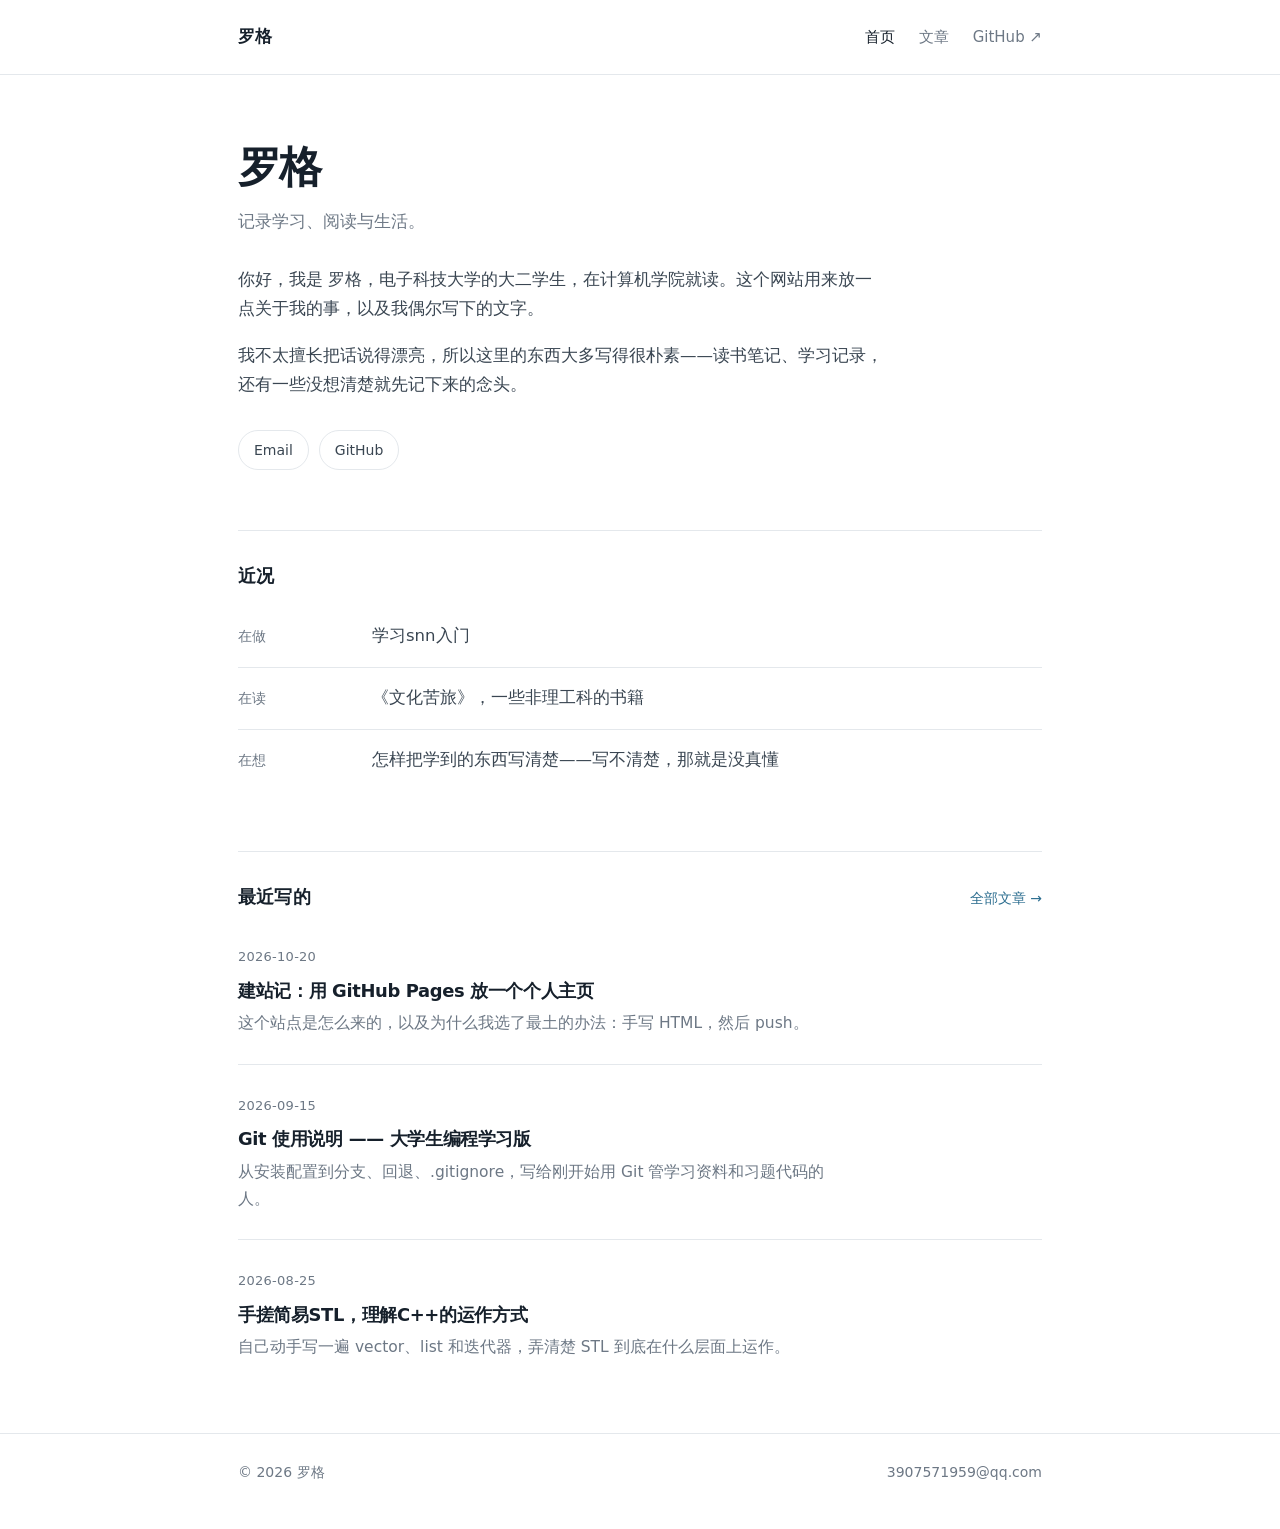
<file: index.html>
<!doctype html>
<html lang="zh-CN">
<head>
<meta charset="utf-8">
<meta name="viewport" content="width=device-width, initial-scale=1">
<title>罗格</title>
<meta name="description" content="罗格的个人主页：记录学习、阅读与生活。">
<link rel="canonical" href="https://landmark283.github.io/">
<link rel="icon" href="/favicon.svg" type="image/svg+xml">
<link rel="stylesheet" href="/style.css">
</head>
<body>
<a class="skip" href="#main">跳到正文</a>

<header>
  <nav class="nav" aria-label="主导航">
    <a class="brand" href="/">罗格</a>
    <div class="navlinks">
      <a href="/" aria-current="page">首页</a>
      <a href="/blog.html">文章</a>
      <a href="https://github.com/landmark283">GitHub ↗</a>
    </div>
  </nav>
</header>

<main id="main" class="main">
  <section class="hero">
    <h1>罗格</h1>
    <p class="tagline">记录学习、阅读与生活。</p>
    <div class="prose">
      <p>你好，我是 罗格，电子科技大学的大二学生，在计算机学院就读。这个网站用来放一点关于我的事，以及我偶尔写下的文字。</p>
      <p>我不太擅长把话说得漂亮，所以这里的东西大多写得很朴素——读书笔记、学习记录，还有一些没想清楚就先记下来的念头。</p>
    </div>
    <div class="links">
      <a href="mailto:3907571959@qq.com">Email</a>
      <a href="https://github.com/landmark283">GitHub</a>
    </div>
  </section>

  <section class="section">
    <h2>近况</h2>
    <ul class="list">
      <li><span class="k">在做</span><p class="v">学习snn入门</p></li>
      <li><span class="k">在读</span><p class="v">《文化苦旅》，一些非理工科的书籍</p></li>
      <li><span class="k">在想</span><p class="v">怎样把学到的东西写清楚——写不清楚，那就是没真懂</p></li>
    </ul>
  </section>

  <section class="section">
    <div class="section-title-row">
      <h2>最近写的</h2>
      <a href="/blog.html">全部文章 →</a>
    </div>
    <ul class="posts">
      <li class="post">
        <time datetime="2026-10-20">2026-10-20</time>
        <h3><a href="/posts/hello.html">建站记：用 GitHub Pages 放一个个人主页</a></h3>
        <p>这个站点是怎么来的，以及为什么我选了最土的办法：手写 HTML，然后 push。</p>
      </li>
      <li class="post">
        <time datetime="2026-09-15">2026-09-15</time>
        <h3><a href="/posts/git-guide.html">Git 使用说明 —— 大学生编程学习版</a></h3>
        <p>从安装配置到分支、回退、.gitignore，写给刚开始用 Git 管学习资料和习题代码的人。</p>
      </li>
      <li class="post">
        <time datetime="2026-08-25">2026-08-25</time>
        <h3><a href="/posts/stl-notes.html">手搓简易STL，理解C++的运作方式</a></h3>
        <p>自己动手写一遍 vector、list 和迭代器，弄清楚 STL 到底在什么层面上运作。</p>
      </li>
    </ul>
  </section>
</main>

<footer>
  <div class="foot">
    <span>© 2026 罗格</span>
    <a href="mailto:3907571959@qq.com">3907571959@qq.com</a>
  </div>
</footer>
</body>
</html>
</file>
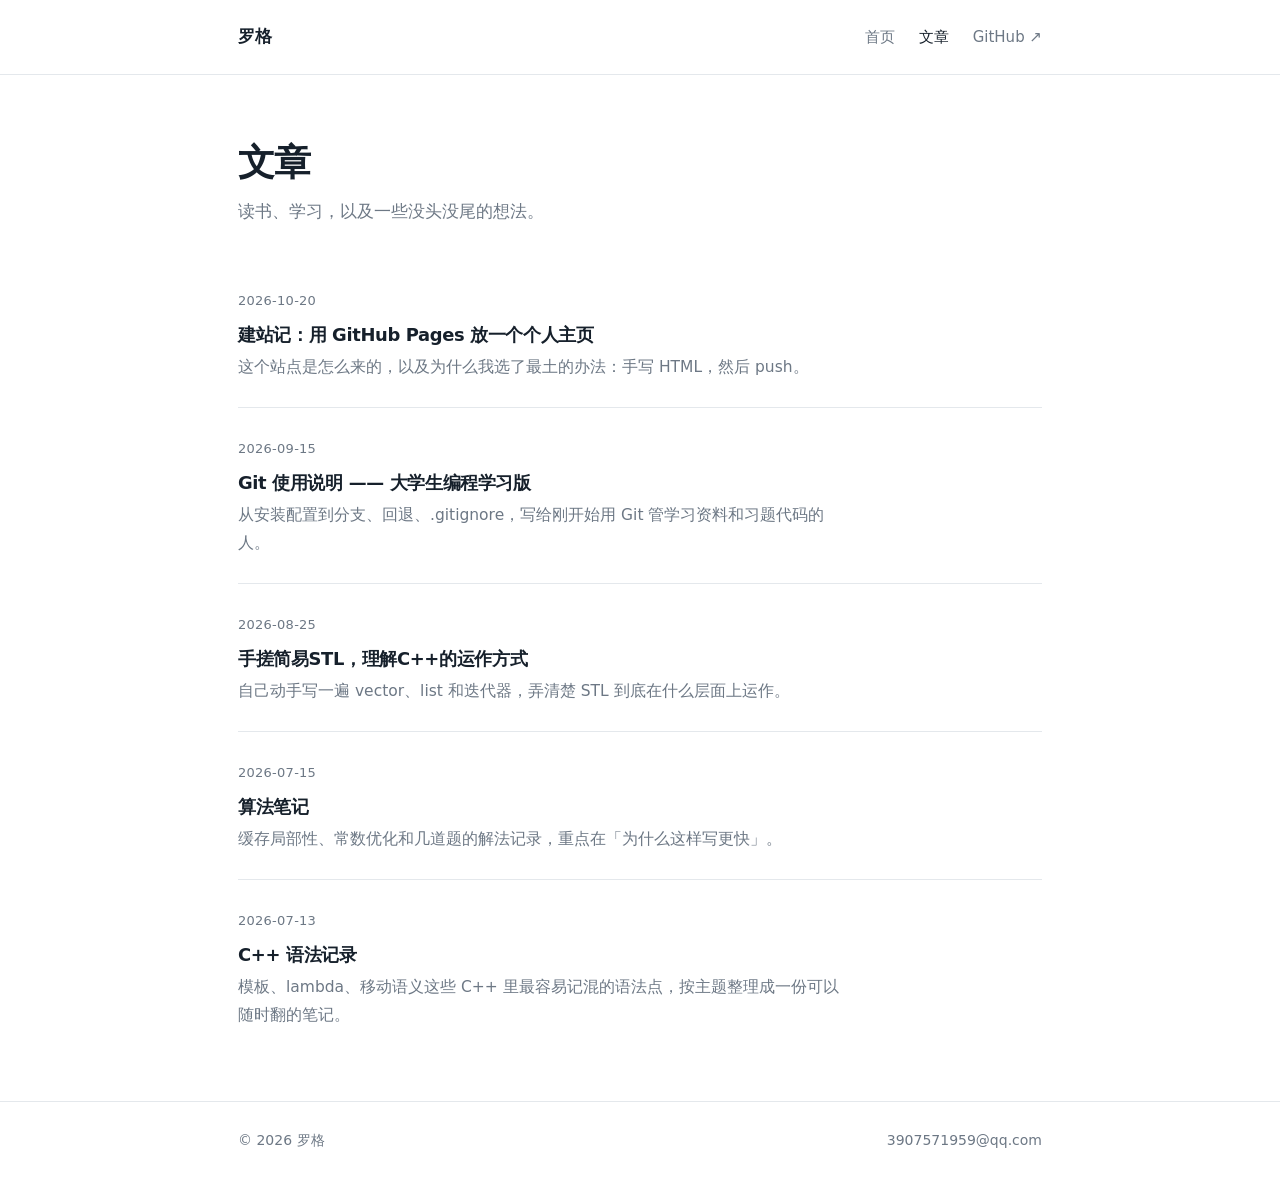
<file: blog.html>
<!doctype html>
<html lang="zh-CN">
<head>
<meta charset="utf-8">
<meta name="viewport" content="width=device-width, initial-scale=1">
<title>文章 · 罗格</title>
<meta name="description" content="罗格的文章列表。">
<link rel="canonical" href="https://landmark283.github.io/blog.html">
<link rel="icon" href="/favicon.svg" type="image/svg+xml">
<link rel="stylesheet" href="/style.css">
</head>
<body>
<a class="skip" href="#main">跳到正文</a>

<header>
  <nav class="nav" aria-label="主导航">
    <a class="brand" href="/">罗格</a>
    <div class="navlinks">
      <a href="/">首页</a>
      <a href="/blog.html" aria-current="page">文章</a>
      <a href="https://github.com/landmark283">GitHub ↗</a>
    </div>
  </nav>
</header>

<main id="main" class="main">
  <div class="page-head">
    <h1>文章</h1>
    <p class="tagline">读书、学习，以及一些没头没尾的想法。</p>
  </div>

  <ul class="posts">
      <li class="post">
        <time datetime="2026-10-20">2026-10-20</time>
        <h3><a href="/posts/hello.html">建站记：用 GitHub Pages 放一个个人主页</a></h3>
        <p>这个站点是怎么来的，以及为什么我选了最土的办法：手写 HTML，然后 push。</p>
      </li>
      <li class="post">
        <time datetime="2026-09-15">2026-09-15</time>
        <h3><a href="/posts/git-guide.html">Git 使用说明 —— 大学生编程学习版</a></h3>
        <p>从安装配置到分支、回退、.gitignore，写给刚开始用 Git 管学习资料和习题代码的人。</p>
      </li>
      <li class="post">
        <time datetime="2026-08-25">2026-08-25</time>
        <h3><a href="/posts/stl-notes.html">手搓简易STL，理解C++的运作方式</a></h3>
        <p>自己动手写一遍 vector、list 和迭代器，弄清楚 STL 到底在什么层面上运作。</p>
      </li>
      <li class="post">
        <time datetime="2026-07-15">2026-07-15</time>
        <h3><a href="/posts/algorithm-notes.html">算法笔记</a></h3>
        <p>缓存局部性、常数优化和几道题的解法记录，重点在「为什么这样写更快」。</p>
      </li>
      <li class="post">
        <time datetime="2026-07-13">2026-07-13</time>
        <h3><a href="/posts/cpp-syntax.html">C++ 语法记录</a></h3>
        <p>模板、lambda、移动语义这些 C++ 里最容易记混的语法点，按主题整理成一份可以随时翻的笔记。</p>
      </li>
    </ul>
</main>

<footer>
  <div class="foot">
    <span>© 2026 罗格</span>
    <a href="mailto:3907571959@qq.com">3907571959@qq.com</a>
  </div>
</footer>
</body>
</html>
</file>
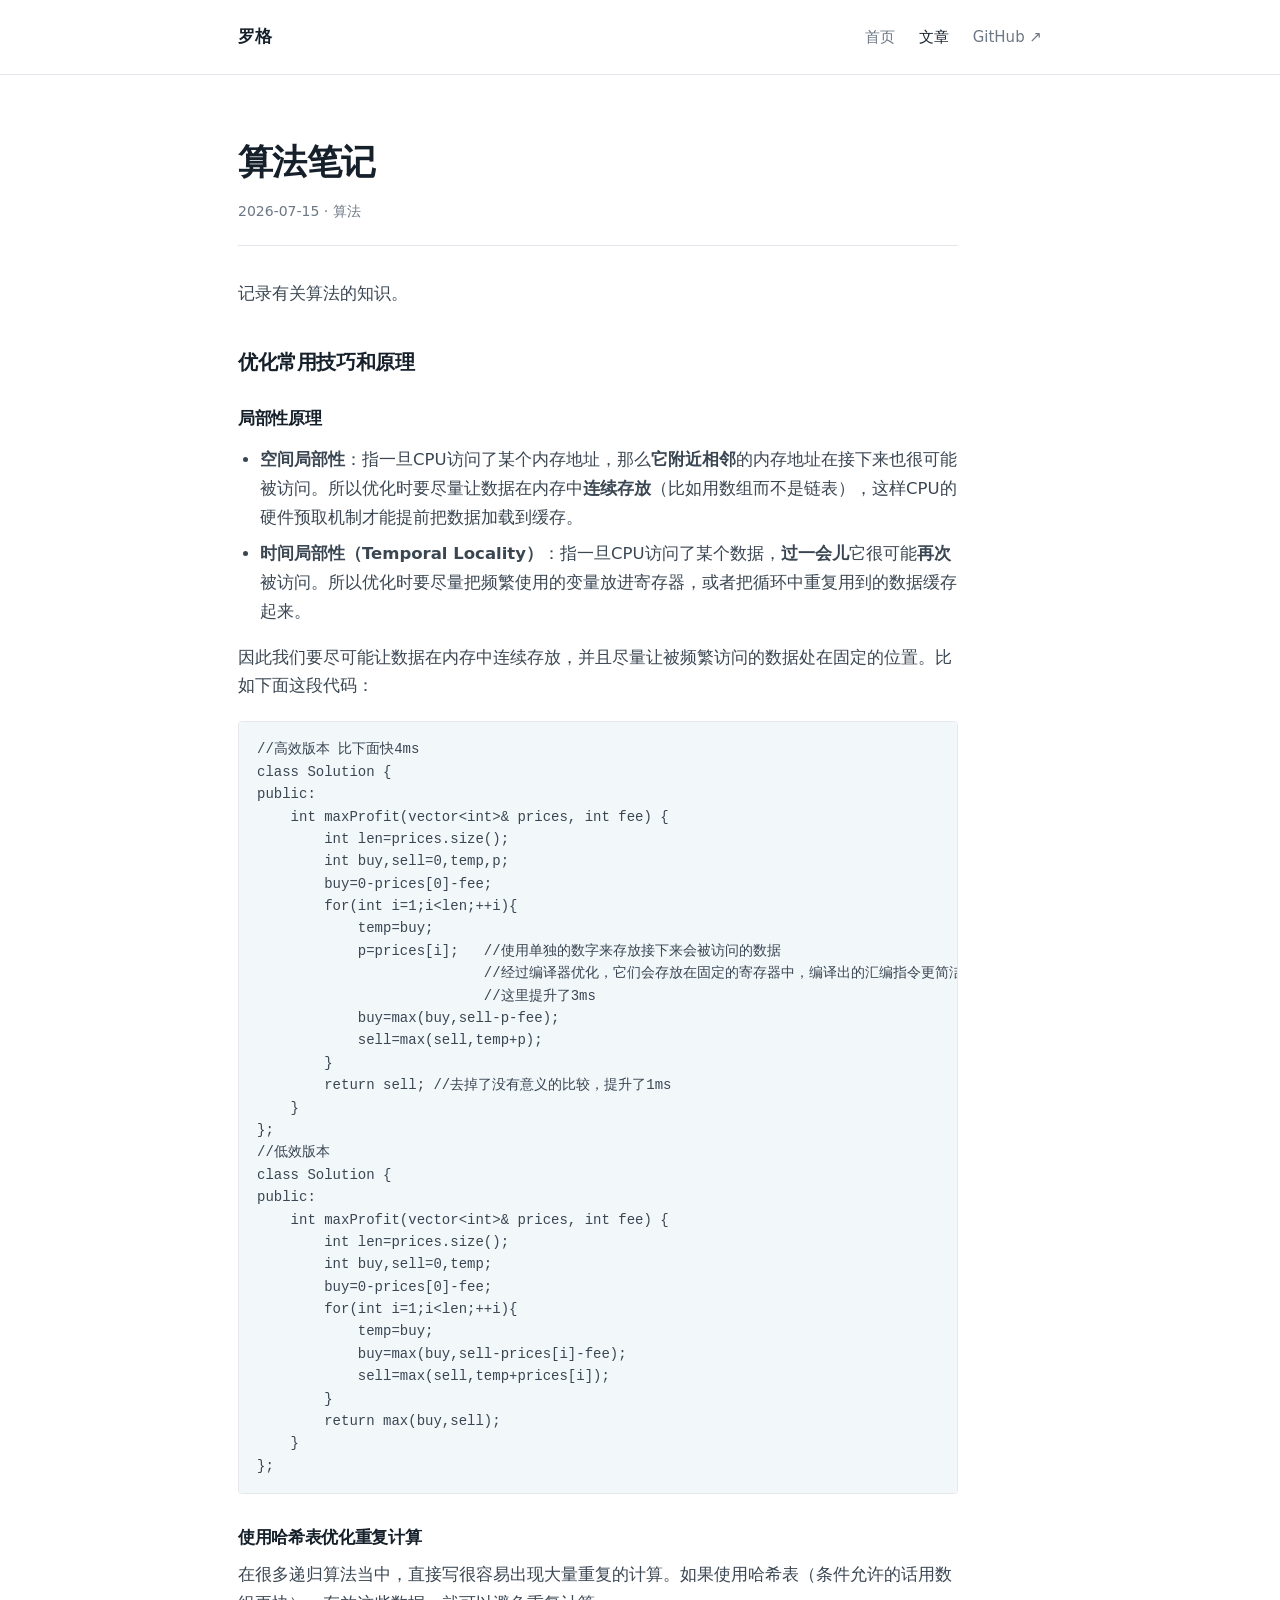
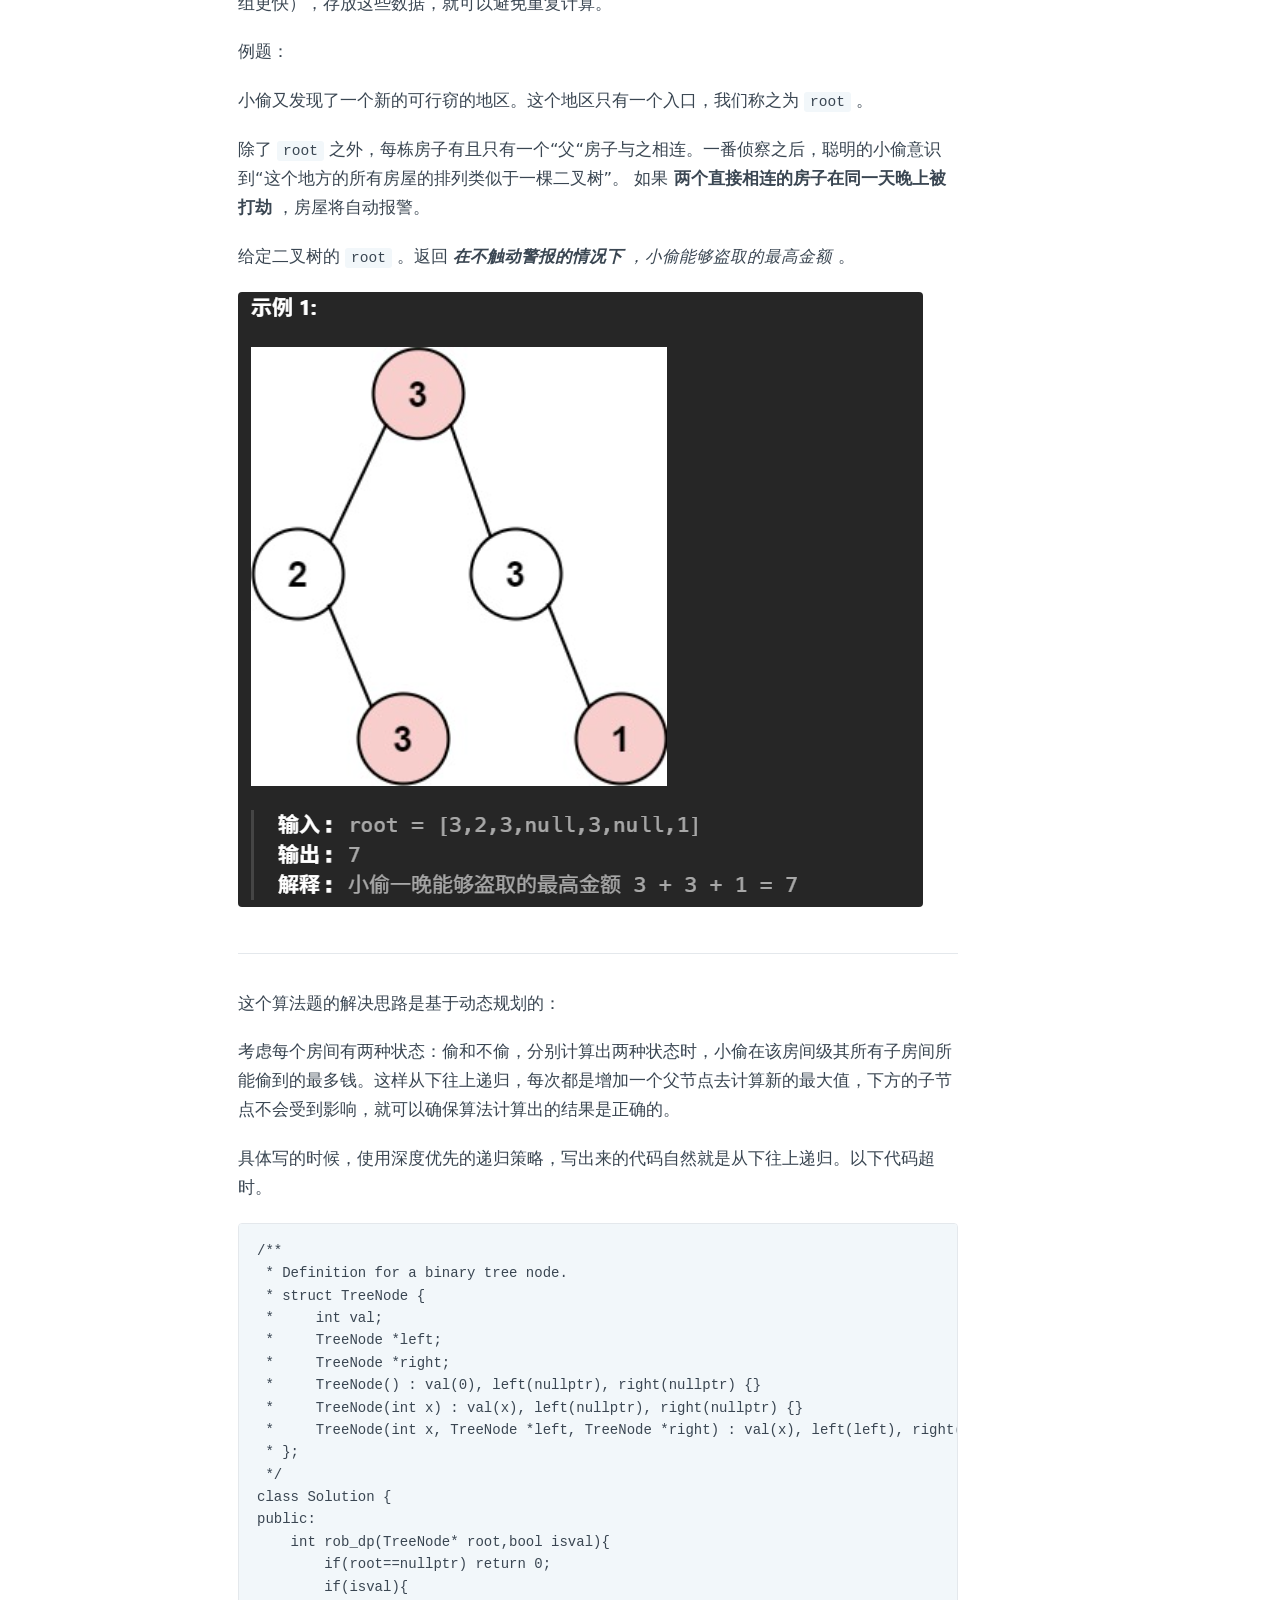
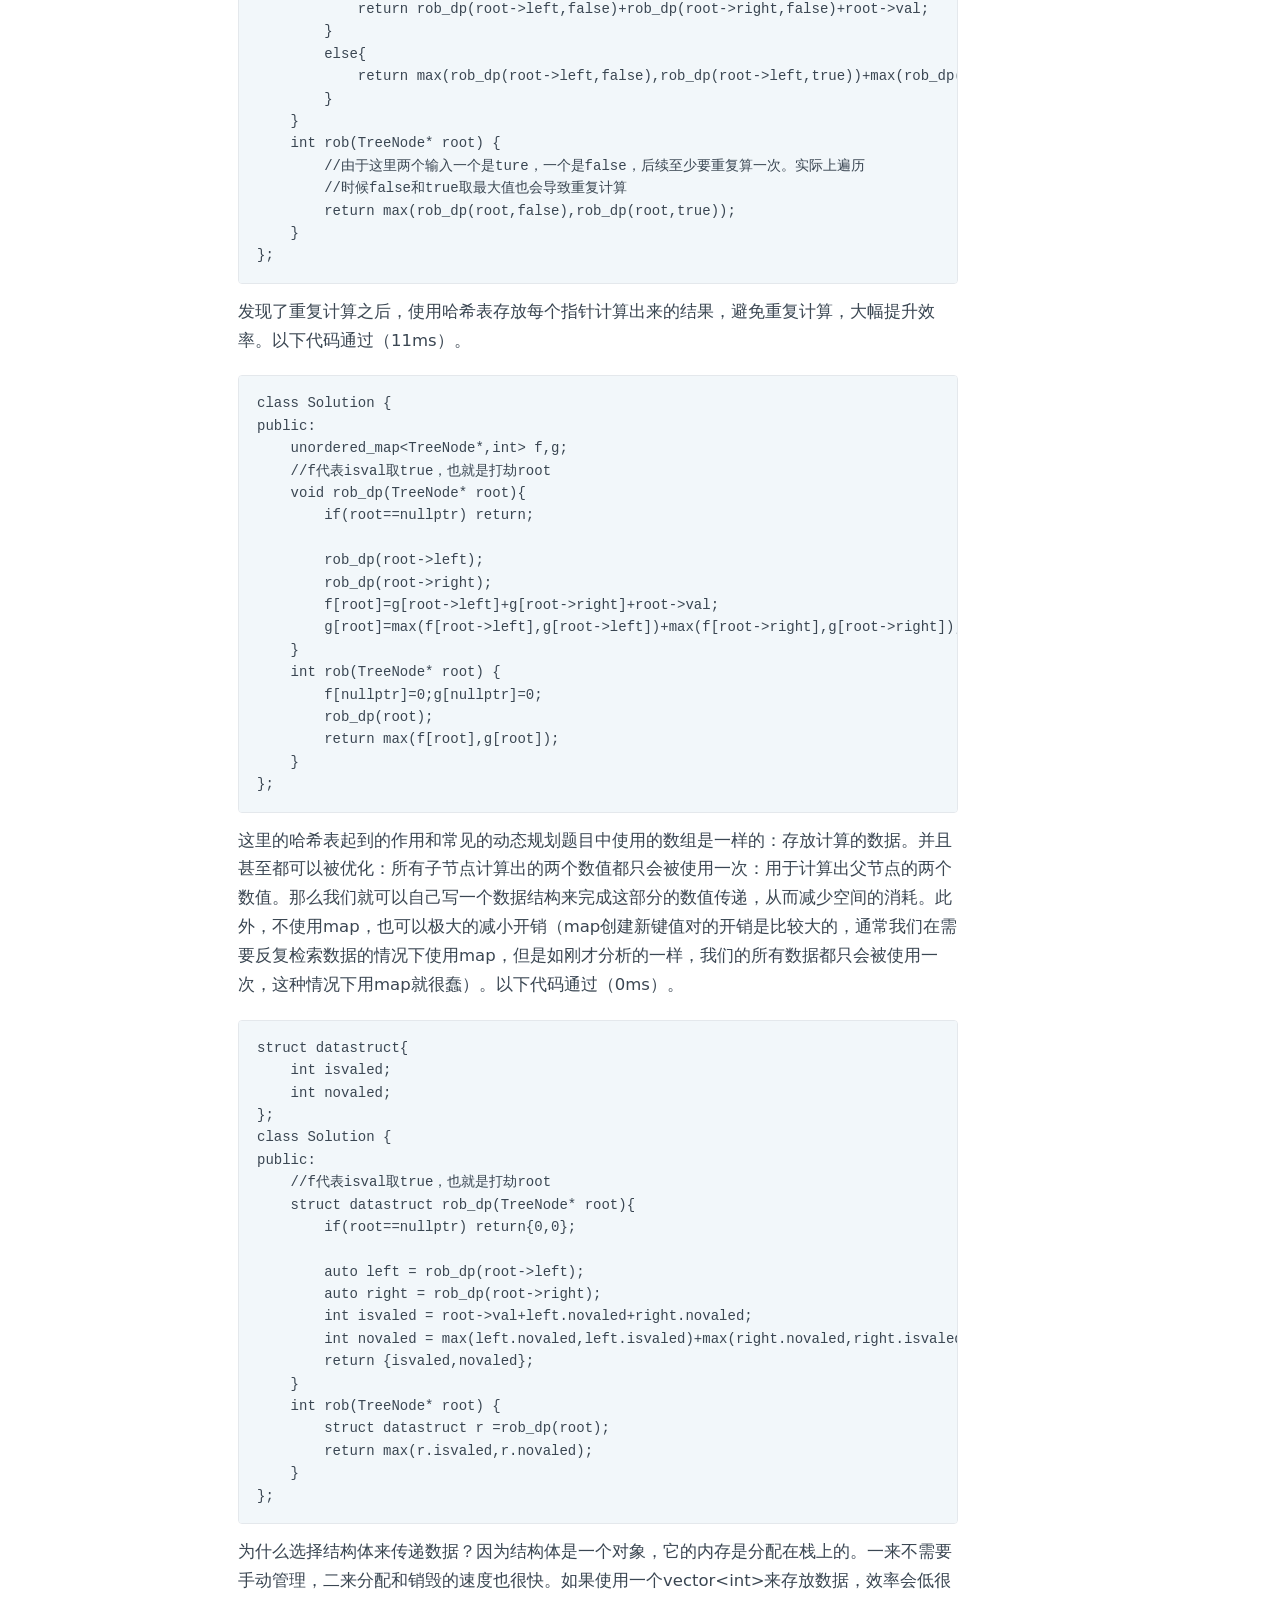
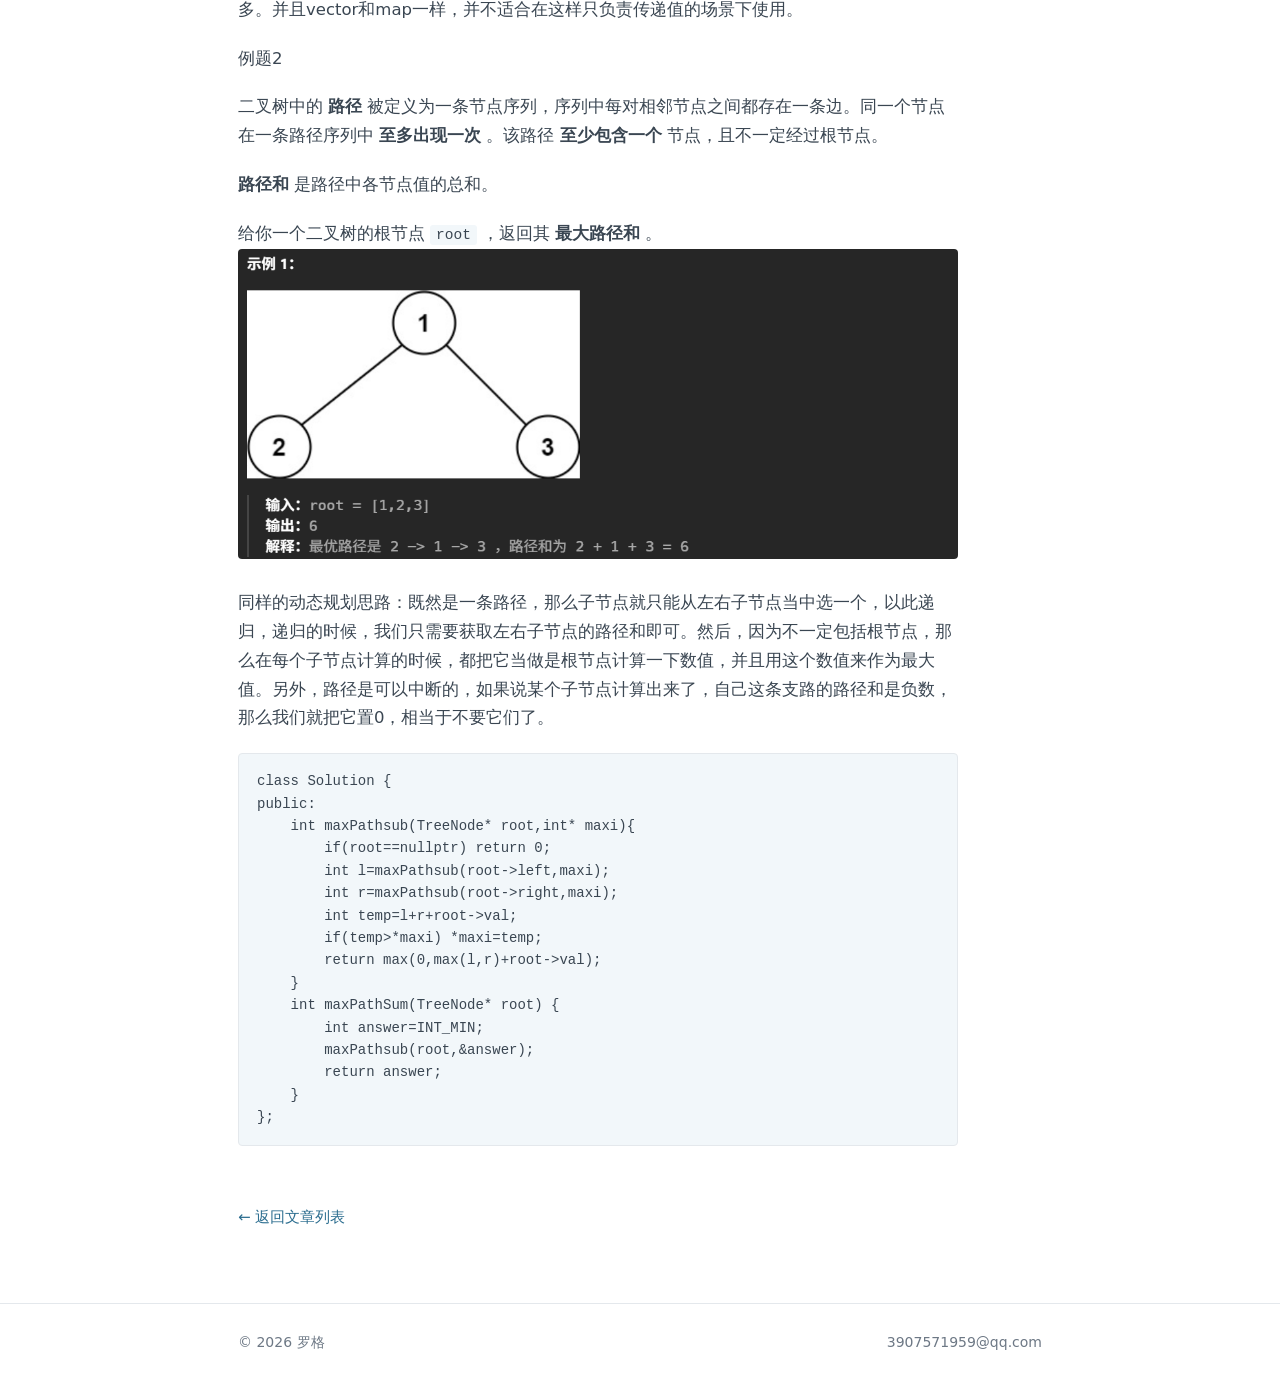
<file: posts/algorithm-notes.html>
<!doctype html>
<html lang="zh-CN">
<head>
<meta charset="utf-8">
<meta name="viewport" content="width=device-width, initial-scale=1">
<title>算法笔记 · 罗格</title>
<meta name="description" content="缓存局部性、常数优化和几道题的解法记录，重点在「为什么这样写更快」。">
<link rel="canonical" href="https://landmark283.github.io/posts/algorithm-notes.html">
<link rel="icon" href="/favicon.svg" type="image/svg+xml">
<link rel="stylesheet" href="/style.css">
</head>
<body>
<a class="skip" href="#main">跳到正文</a>

<header>
  <nav class="nav" aria-label="主导航">
    <a class="brand" href="/">罗格</a>
    <div class="navlinks">
      <a href="/">首页</a>
      <a href="/blog.html" aria-current="page">文章</a>
      <a href="https://github.com/landmark283">GitHub ↗</a>
    </div>
  </nav>
</header>

<main id="main" class="main">
  <article class="article">
    <h1>算法笔记</h1>
    <p class="meta">2026-07-15 · 算法</p>
<p>记录有关算法的知识。</p>
<h2 id="优化常用技巧和原理">优化常用技巧和原理</h2>
<h3 id="局部性原理">局部性原理</h3>
<ul><li><strong>空间局部性</strong>：指一旦CPU访问了某个内存地址，那么<strong>它附近相邻</strong>的内存地址在接下来也很可能被访问。所以优化时要尽量让数据在内存中<strong>连续存放</strong>（比如用数组而不是链表），这样CPU的硬件预取机制才能提前把数据加载到缓存。</li><li><strong>时间局部性（Temporal Locality）</strong>：指一旦CPU访问了某个数据，<strong>过一会儿</strong>它很可能<strong>再次</strong>被访问。所以优化时要尽量把频繁使用的变量放进寄存器，或者把循环中重复用到的数据缓存起来。</li></ul>
<p>因此我们要尽可能让数据在内存中连续存放，并且尽量让被频繁访问的数据处在固定的位置。比如下面这段代码：</p>
<pre><code class="language-cpp">//高效版本 比下面快4ms
class Solution {
public:
    int maxProfit(vector&lt;int&gt;&amp; prices, int fee) {
        int len=prices.size();
        int buy,sell=0,temp,p;
        buy=0-prices[0]-fee;
        for(int i=1;i&lt;len;++i){
            temp=buy;
            p=prices[i];   //使用单独的数字来存放接下来会被访问的数据
                           //经过编译器优化，它们会存放在固定的寄存器中，编译出的汇编指令更简洁
                           //这里提升了3ms
            buy=max(buy,sell-p-fee);
            sell=max(sell,temp+p);
        }
        return sell; //去掉了没有意义的比较，提升了1ms
    }
};
//低效版本
class Solution {
public:
    int maxProfit(vector&lt;int&gt;&amp; prices, int fee) {
        int len=prices.size();
        int buy,sell=0,temp;
        buy=0-prices[0]-fee;
        for(int i=1;i&lt;len;++i){
            temp=buy;
            buy=max(buy,sell-prices[i]-fee);
            sell=max(sell,temp+prices[i]);
        }
        return max(buy,sell);
    }
};</code></pre>
<h3 id="使用哈希表优化重复计算">使用哈希表优化重复计算</h3>
<p>在很多递归算法当中，直接写很容易出现大量重复的计算。如果使用哈希表（条件允许的话用数组更快），存放这些数据，就可以避免重复计算。</p>
<p>例题：</p>
<p>小偷又发现了一个新的可行窃的地区。这个地区只有一个入口，我们称之为 <code>root</code> 。</p>
<p>除了 <code>root</code> 之外，每栋房子有且只有一个“父“房子与之相连。一番侦察之后，聪明的小偷意识到“这个地方的所有房屋的排列类似于一棵二叉树”。 如果 <strong>两个直接相连的房子在同一天晚上被打劫</strong> ，房屋将自动报警。</p>
<p>给定二叉树的 <code>root</code> 。返回 <em><strong>在不触动警报的情况下</strong> ，小偷能够盗取的最高金额</em> 。</p>
<p><img src="/images/leetcode-house-robber.png" alt="打家劫舍的二叉树示意" loading="lazy"></p>
<hr>
<p>这个算法题的解决思路是基于动态规划的：</p>
<p>考虑每个房间有两种状态：偷和不偷，分别计算出两种状态时，小偷在该房间级其所有子房间所能偷到的最多钱。这样从下往上递归，每次都是增加一个父节点去计算新的最大值，下方的子节点不会受到影响，就可以确保算法计算出的结果是正确的。</p>
<p>具体写的时候，使用深度优先的递归策略，写出来的代码自然就是从下往上递归。以下代码超时。</p>
<pre><code class="language-cpp">/**
 * Definition for a binary tree node.
 * struct TreeNode {
 *     int val;
 *     TreeNode *left;
 *     TreeNode *right;
 *     TreeNode() : val(0), left(nullptr), right(nullptr) {}
 *     TreeNode(int x) : val(x), left(nullptr), right(nullptr) {}
 *     TreeNode(int x, TreeNode *left, TreeNode *right) : val(x), left(left), right(right) {}
 * };
 */
class Solution {
public:
    int rob_dp(TreeNode* root,bool isval){
        if(root==nullptr) return 0;
        if(isval){
            return rob_dp(root-&gt;left,false)+rob_dp(root-&gt;right,false)+root-&gt;val;
        }
        else{
            return max(rob_dp(root-&gt;left,false),rob_dp(root-&gt;left,true))+max(rob_dp(root-&gt;right,false),rob_dp(root-&gt;right,true));
        }
    }
    int rob(TreeNode* root) {
        //由于这里两个输入一个是ture，一个是false，后续至少要重复算一次。实际上遍历
        //时候false和true取最大值也会导致重复计算
        return max(rob_dp(root,false),rob_dp(root,true));
    }
};</code></pre>
<p>发现了重复计算之后，使用哈希表存放每个指针计算出来的结果，避免重复计算，大幅提升效率。以下代码通过（11ms）。</p>
<pre><code class="language-cpp">class Solution {
public:
    unordered_map&lt;TreeNode*,int&gt; f,g;
    //f代表isval取true，也就是打劫root
    void rob_dp(TreeNode* root){
        if(root==nullptr) return;
        
        rob_dp(root-&gt;left);
        rob_dp(root-&gt;right);
        f[root]=g[root-&gt;left]+g[root-&gt;right]+root-&gt;val;
        g[root]=max(f[root-&gt;left],g[root-&gt;left])+max(f[root-&gt;right],g[root-&gt;right]);
    }
    int rob(TreeNode* root) {
        f[nullptr]=0;g[nullptr]=0;
        rob_dp(root);
        return max(f[root],g[root]);
    }
};</code></pre>
<p>这里的哈希表起到的作用和常见的动态规划题目中使用的数组是一样的：存放计算的数据。并且甚至都可以被优化：所有子节点计算出的两个数值都只会被使用一次：用于计算出父节点的两个数值。那么我们就可以自己写一个数据结构来完成这部分的数值传递，从而减少空间的消耗。此外，不使用map，也可以极大的减小开销（map创建新键值对的开销是比较大的，通常我们在需要反复检索数据的情况下使用map，但是如刚才分析的一样，我们的所有数据都只会被使用一次，这种情况下用map就很蠢）。以下代码通过（0ms）。</p>
<pre><code class="language-cpp">struct datastruct{
    int isvaled;
    int novaled;
};
class Solution {
public:
    //f代表isval取true，也就是打劫root
    struct datastruct rob_dp(TreeNode* root){
        if(root==nullptr) return{0,0};

        auto left = rob_dp(root-&gt;left);
        auto right = rob_dp(root-&gt;right);
        int isvaled = root-&gt;val+left.novaled+right.novaled;
        int novaled = max(left.novaled,left.isvaled)+max(right.novaled,right.isvaled);
        return {isvaled,novaled};
    }
    int rob(TreeNode* root) {
        struct datastruct r =rob_dp(root);
        return max(r.isvaled,r.novaled);
    }
};</code></pre>
<p>为什么选择结构体来传递数据？因为结构体是一个对象，它的内存是分配在栈上的。一来不需要手动管理，二来分配和销毁的速度也很快。如果使用一个vector&lt;int&gt;来存放数据，效率会低很多。并且vector和map一样，并不适合在这样只负责传递值的场景下使用。</p>
<p>例题2</p>
<p>二叉树中的 <strong>路径</strong> 被定义为一条节点序列，序列中每对相邻节点之间都存在一条边。同一个节点在一条路径序列中 <strong>至多出现一次</strong> 。该路径 <strong>至少包含一个</strong> 节点，且不一定经过根节点。</p>
<p><strong>路径和</strong> 是路径中各节点值的总和。</p>
<p>给你一个二叉树的根节点 <code>root</code> ，返回其 <strong>最大路径和</strong> 。<img src="/images/leetcode-max-path-sum.png" alt="最大路径和示意" loading="lazy"></p>
<p>同样的动态规划思路：既然是一条路径，那么子节点就只能从左右子节点当中选一个，以此递归，递归的时候，我们只需要获取左右子节点的路径和即可。然后，因为不一定包括根节点，那么在每个子节点计算的时候，都把它当做是根节点计算一下数值，并且用这个数值来作为最大值。另外，路径是可以中断的，如果说某个子节点计算出来了，自己这条支路的路径和是负数，那么我们就把它置0，相当于不要它们了。</p>
<pre><code class="language-cpp">class Solution {
public:
    int maxPathsub(TreeNode* root,int* maxi){
        if(root==nullptr) return 0;
        int l=maxPathsub(root-&gt;left,maxi);
        int r=maxPathsub(root-&gt;right,maxi);
        int temp=l+r+root-&gt;val;
        if(temp&gt;*maxi) *maxi=temp;
        return max(0,max(l,r)+root-&gt;val);
    }
    int maxPathSum(TreeNode* root) {
        int answer=INT_MIN;
        maxPathsub(root,&amp;answer);
        return answer;
    }
};</code></pre>

    <a class="back" href="/blog.html">← 返回文章列表</a>
  </article>
</main>

<footer>
  <div class="foot">
    <span>© 2026 罗格</span>
    <a href="mailto:3907571959@qq.com">3907571959@qq.com</a>
  </div>
</footer>
</body>
</html>
</file>
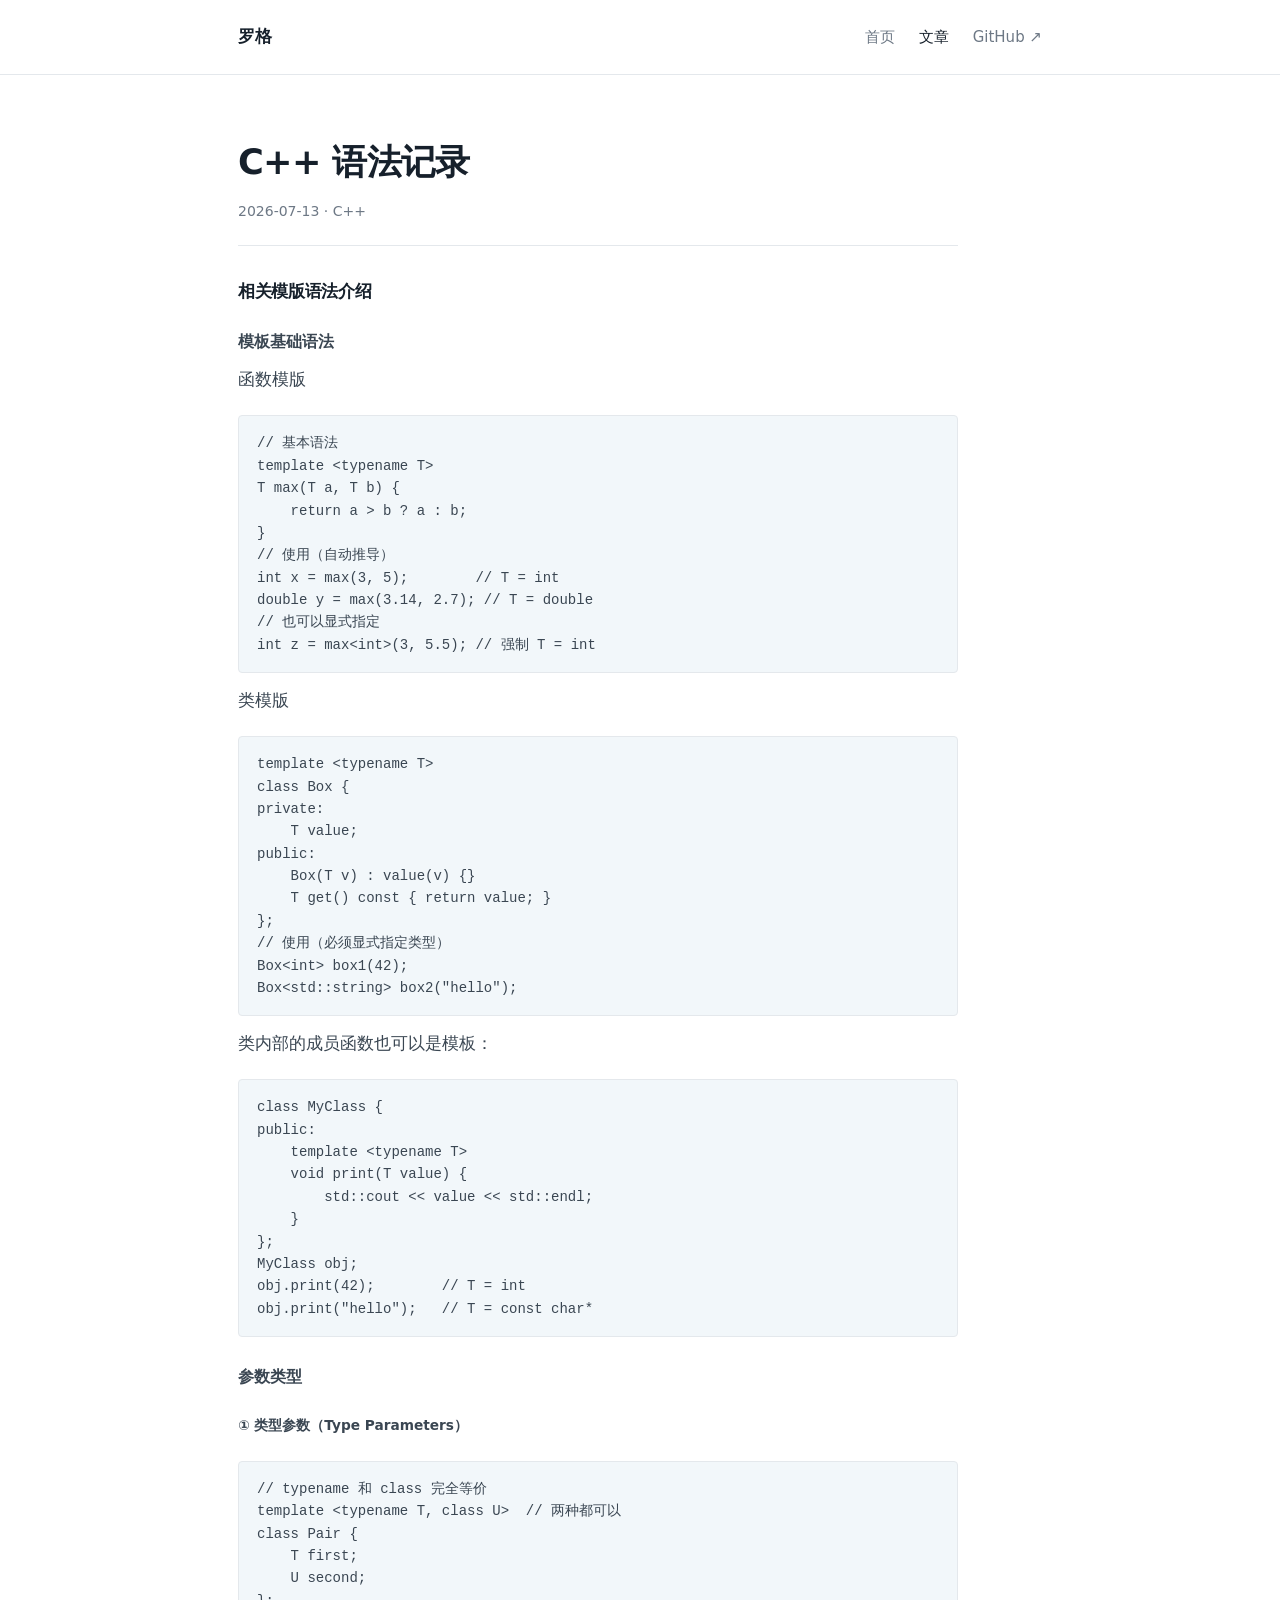
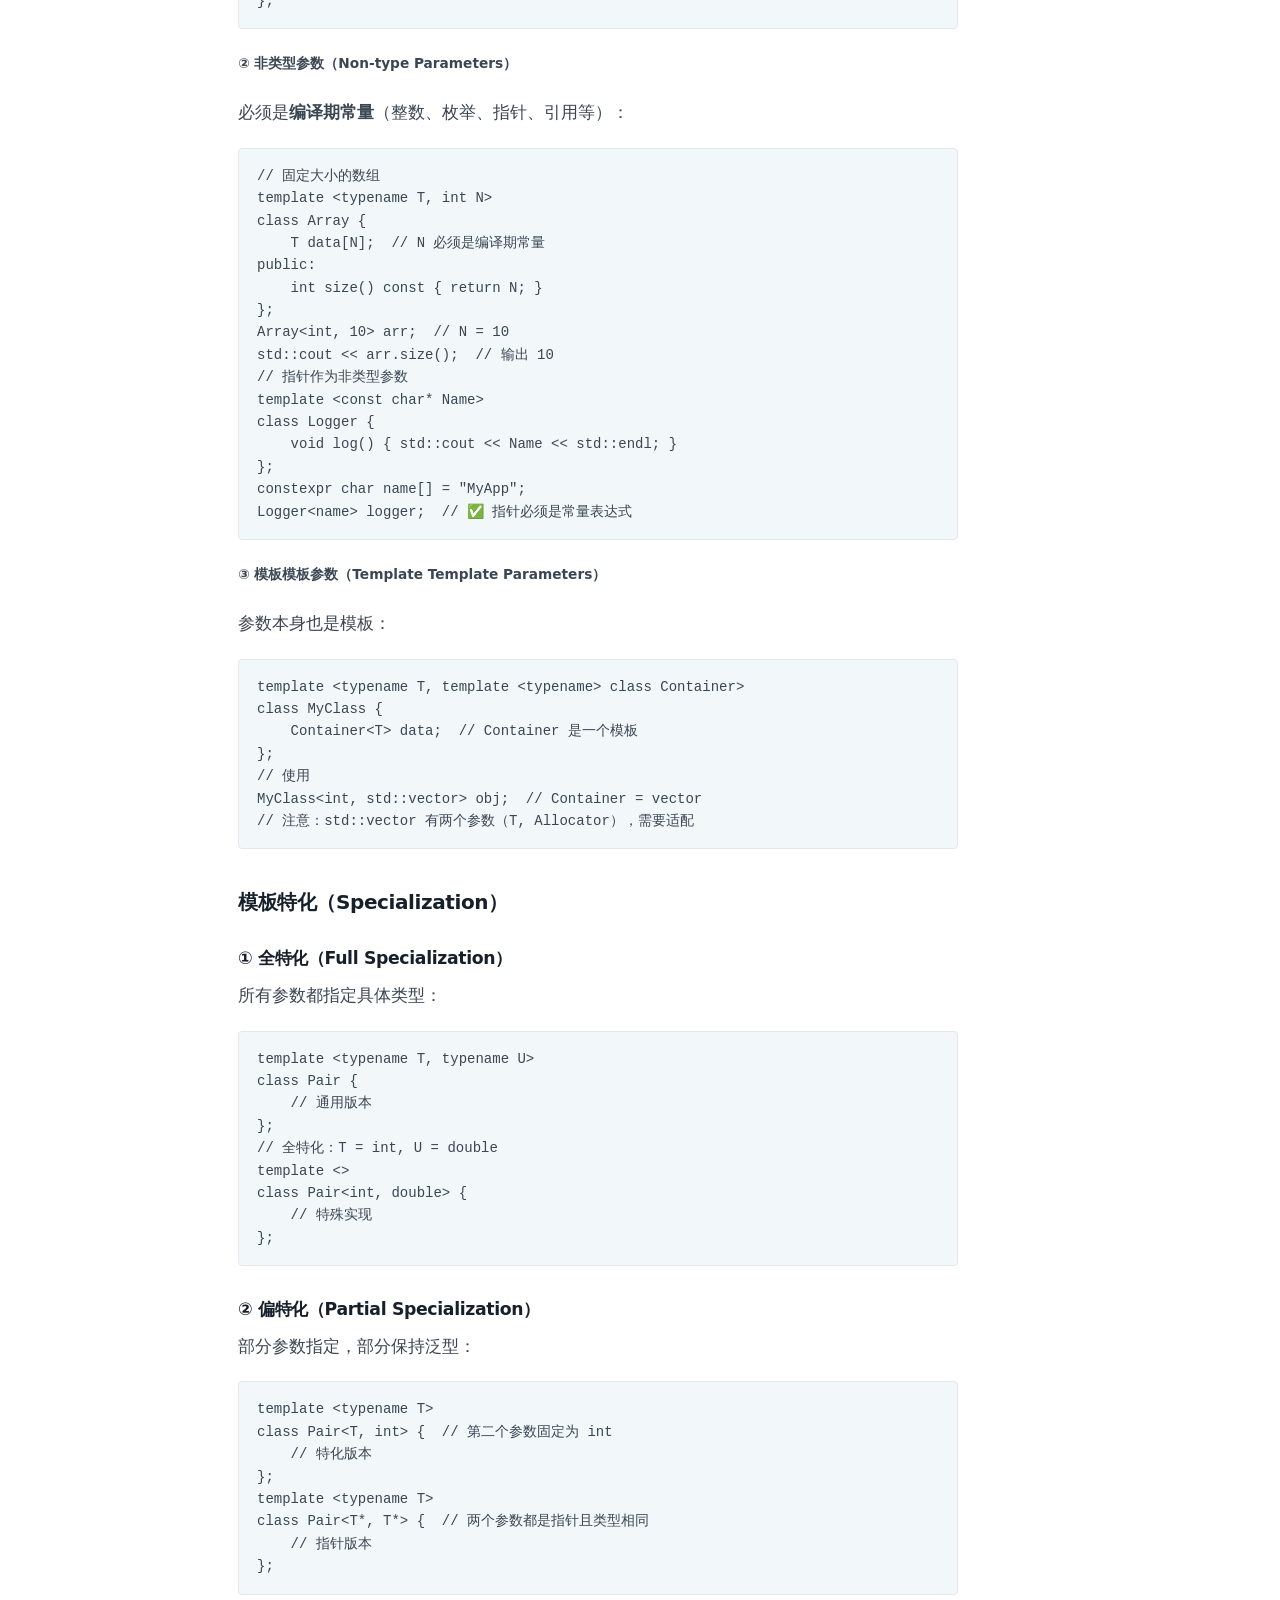
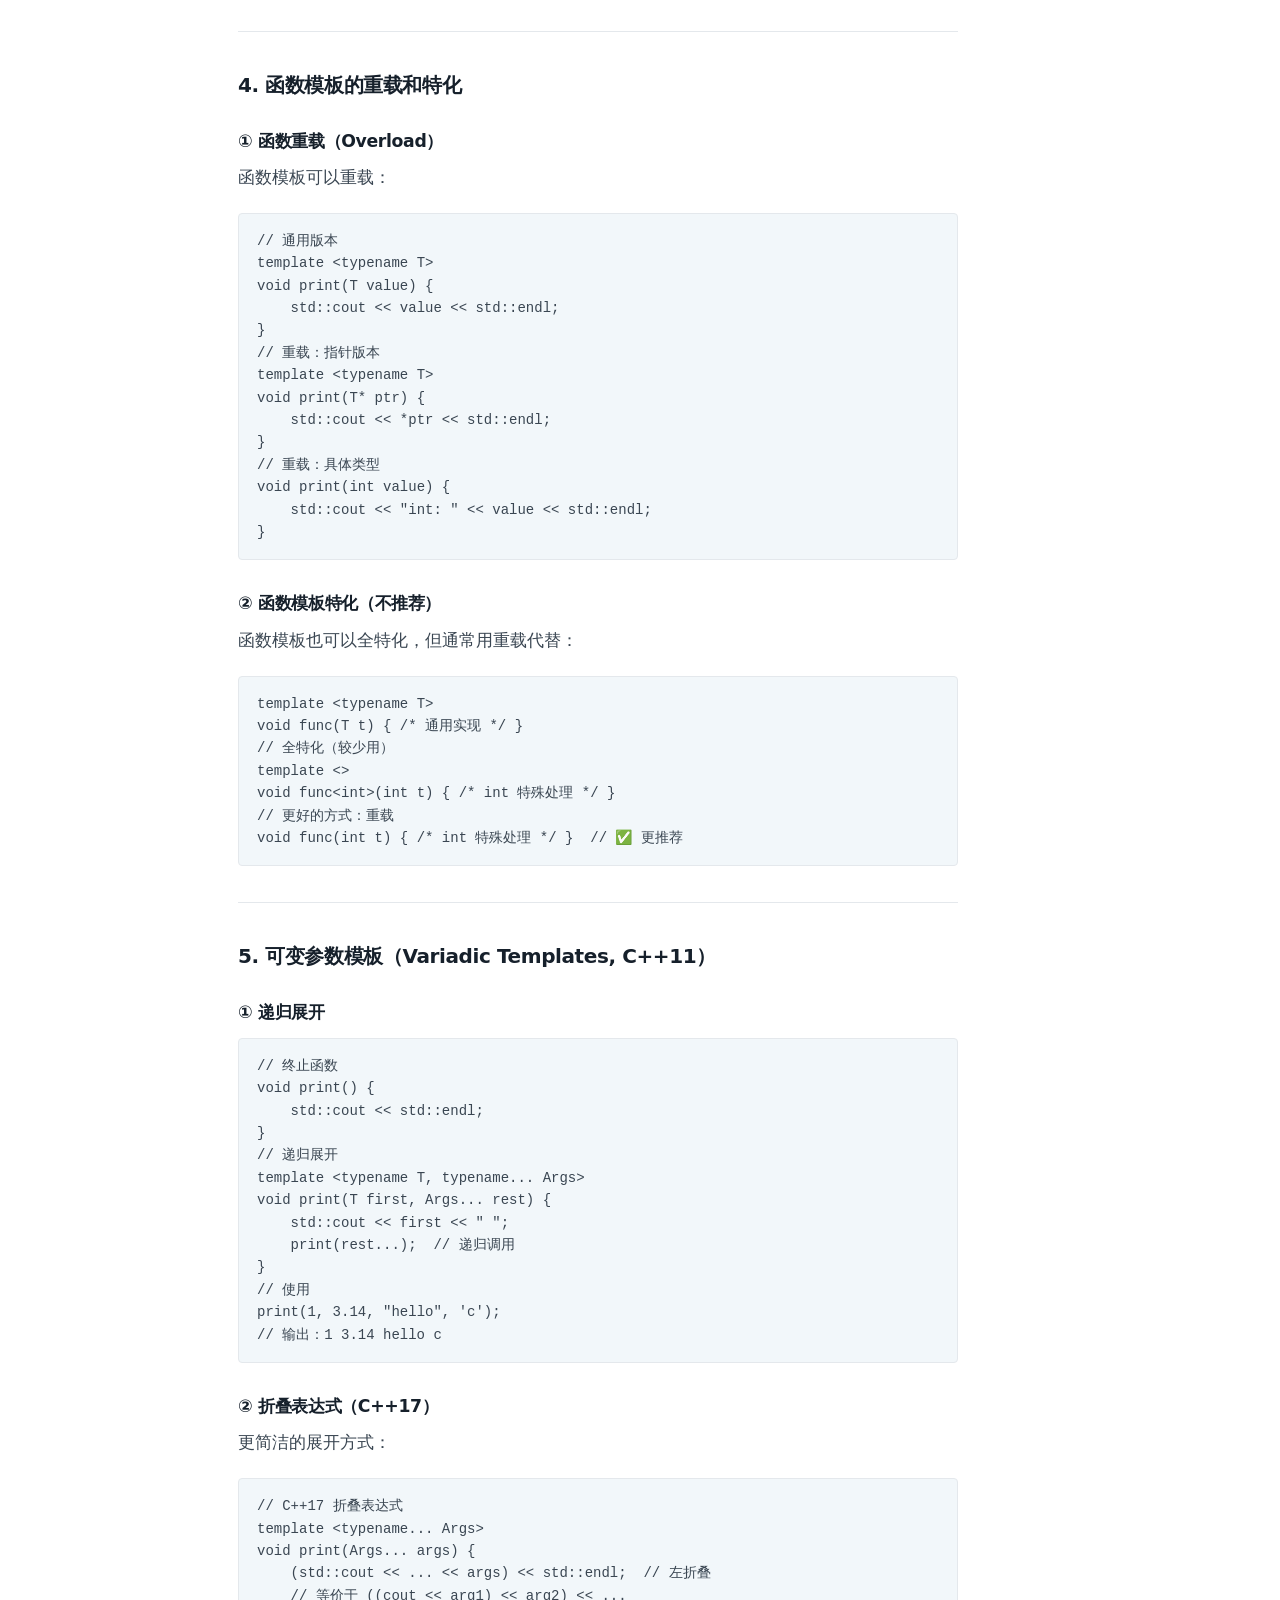
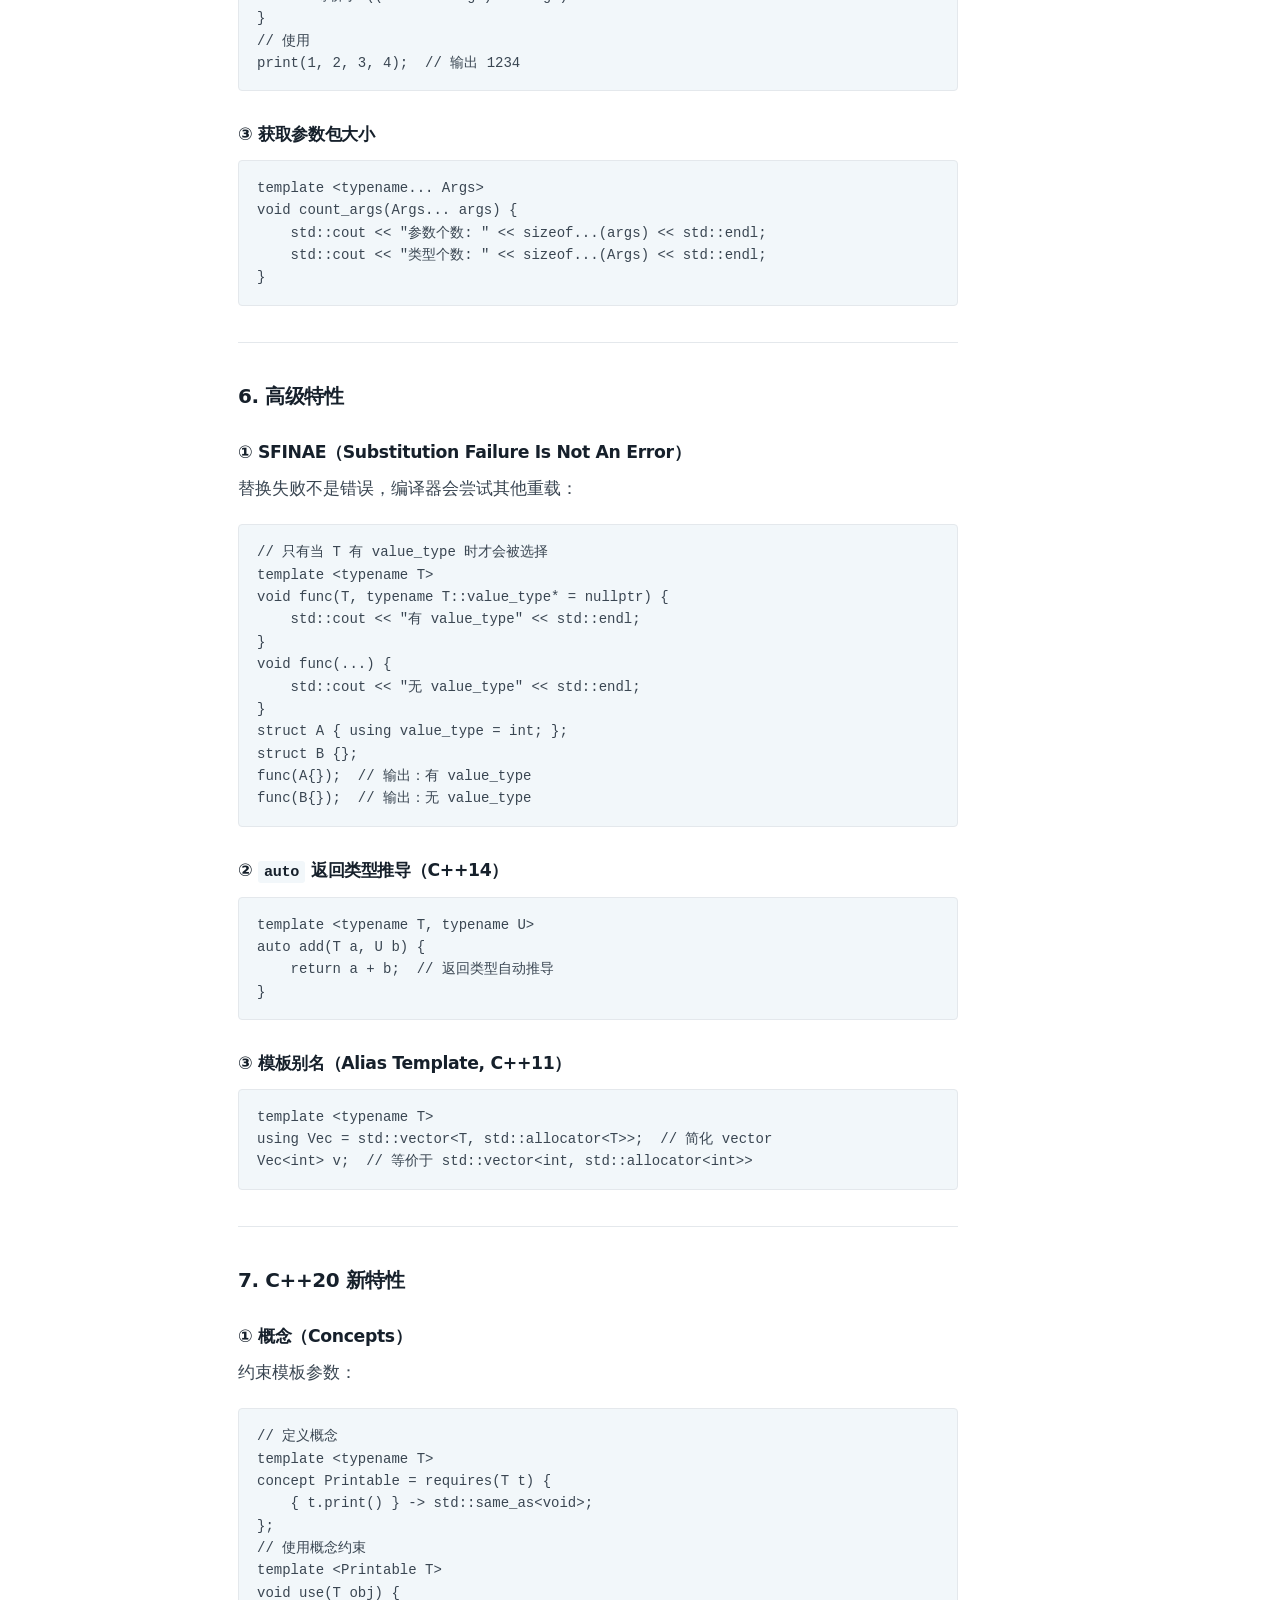
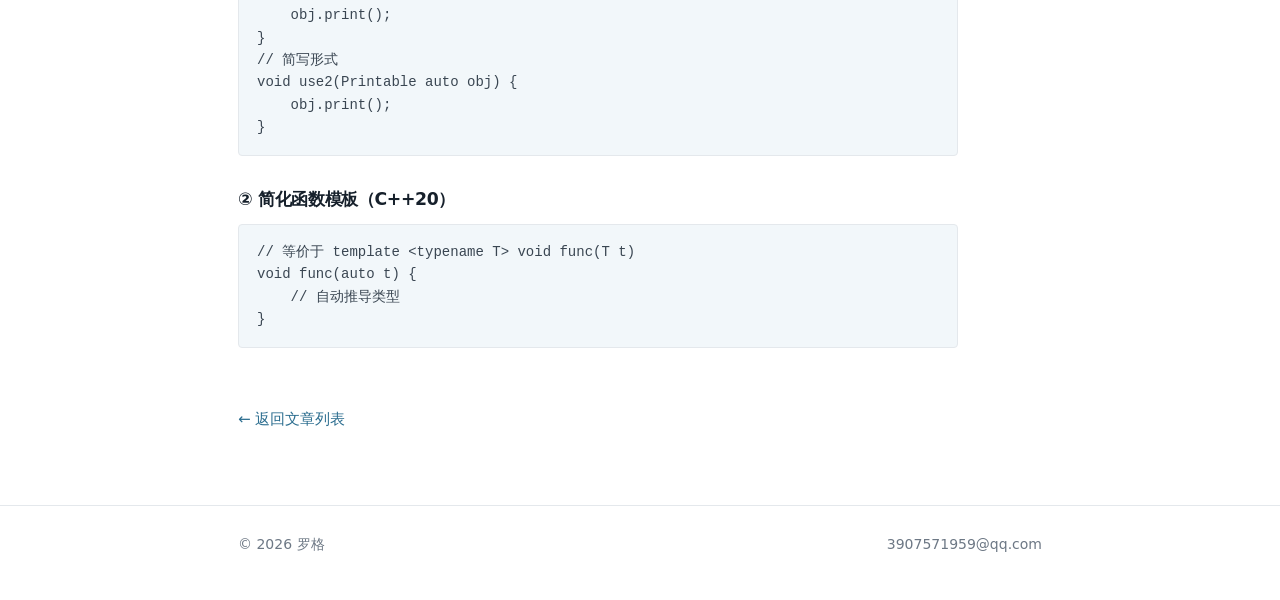
<file: posts/cpp-syntax.html>
<!doctype html>
<html lang="zh-CN">
<head>
<meta charset="utf-8">
<meta name="viewport" content="width=device-width, initial-scale=1">
<title>C++ 语法记录 · 罗格</title>
<meta name="description" content="模板、lambda、移动语义这些 C++ 里最容易记混的语法点，按主题整理成一份可以随时翻的笔记。">
<link rel="canonical" href="https://landmark283.github.io/posts/cpp-syntax.html">
<link rel="icon" href="/favicon.svg" type="image/svg+xml">
<link rel="stylesheet" href="/style.css">
</head>
<body>
<a class="skip" href="#main">跳到正文</a>

<header>
  <nav class="nav" aria-label="主导航">
    <a class="brand" href="/">罗格</a>
    <div class="navlinks">
      <a href="/">首页</a>
      <a href="/blog.html" aria-current="page">文章</a>
      <a href="https://github.com/landmark283">GitHub ↗</a>
    </div>
  </nav>
</header>

<main id="main" class="main">
  <article class="article">
    <h1>C++ 语法记录</h1>
    <p class="meta">2026-07-13 · C++</p>
<h3 id="相关模版语法介绍">相关模版语法介绍</h3>
<h4 id="模板基础语法">模板基础语法</h4>
<p>函数模版</p>
<pre><code class="language-cpp">// 基本语法
template &lt;typename T&gt;
T max(T a, T b) {
    return a &gt; b ? a : b;
}
// 使用（自动推导）
int x = max(3, 5);        // T = int
double y = max(3.14, 2.7); // T = double
// 也可以显式指定
int z = max&lt;int&gt;(3, 5.5); // 强制 T = int</code></pre>
<p>类模版</p>
<pre><code class="language-cpp">template &lt;typename T&gt;
class Box {
private:
    T value;
public:
    Box(T v) : value(v) {}
    T get() const { return value; }
};
// 使用（必须显式指定类型）
Box&lt;int&gt; box1(42);
Box&lt;std::string&gt; box2("hello");</code></pre>
<p>类内部的成员函数也可以是模板：</p>
<pre><code class="language-cpp">class MyClass {
public:
    template &lt;typename T&gt;
    void print(T value) {
        std::cout &lt;&lt; value &lt;&lt; std::endl;
    }
};
MyClass obj;
obj.print(42);        // T = int
obj.print("hello");   // T = const char*</code></pre>
<h4 id="参数类型">参数类型</h4>
<h5 id="类型参数type-parameters">① 类型参数（Type Parameters）</h5>
<pre><code class="language-cpp">// typename 和 class 完全等价
template &lt;typename T, class U&gt;  // 两种都可以
class Pair {
    T first;
    U second;
};</code></pre>
<h5 id="非类型参数non-type-parameters">② 非类型参数（Non-type Parameters）</h5>
<p>必须是<strong>编译期常量</strong>（整数、枚举、指针、引用等）：</p>
<pre><code class="language-cpp">// 固定大小的数组
template &lt;typename T, int N&gt;
class Array {
    T data[N];  // N 必须是编译期常量
public:
    int size() const { return N; }
};
Array&lt;int, 10&gt; arr;  // N = 10
std::cout &lt;&lt; arr.size();  // 输出 10
// 指针作为非类型参数
template &lt;const char* Name&gt;
class Logger {
    void log() { std::cout &lt;&lt; Name &lt;&lt; std::endl; }
};
constexpr char name[] = "MyApp";
Logger&lt;name&gt; logger;  // ✅ 指针必须是常量表达式</code></pre>
<h5 id="模板模板参数template-template-parameters">③ 模板模板参数（Template Template Parameters）</h5>
<p>参数本身也是模板：</p>
<pre><code class="language-cpp">template &lt;typename T, template &lt;typename&gt; class Container&gt;
class MyClass {
    Container&lt;T&gt; data;  // Container 是一个模板
};
// 使用
MyClass&lt;int, std::vector&gt; obj;  // Container = vector
// 注意：std::vector 有两个参数（T, Allocator），需要适配</code></pre>
<h2 id="模板特化specialization">模板特化（Specialization）</h2>
<h3 id="全特化full-specialization">① 全特化（Full Specialization）</h3>
<p>所有参数都指定具体类型：</p>
<pre><code class="language-cpp">template &lt;typename T, typename U&gt;
class Pair {
    // 通用版本
};
// 全特化：T = int, U = double
template &lt;&gt;
class Pair&lt;int, double&gt; {
    // 特殊实现
};</code></pre>
<h3 id="偏特化partial-specialization">② 偏特化（Partial Specialization）</h3>
<p>部分参数指定，部分保持泛型：</p>
<pre><code class="language-cpp">template &lt;typename T&gt;
class Pair&lt;T, int&gt; {  // 第二个参数固定为 int
    // 特化版本
};
template &lt;typename T&gt;
class Pair&lt;T*, T*&gt; {  // 两个参数都是指针且类型相同
    // 指针版本
};</code></pre>
<hr>
<h2 id="4-函数模板的重载和特化">4. 函数模板的重载和特化</h2>
<h3 id="函数重载overload">① 函数重载（Overload）</h3>
<p>函数模板可以重载：</p>
<pre><code class="language-cpp">// 通用版本
template &lt;typename T&gt;
void print(T value) {
    std::cout &lt;&lt; value &lt;&lt; std::endl;
}
// 重载：指针版本
template &lt;typename T&gt;
void print(T* ptr) {
    std::cout &lt;&lt; *ptr &lt;&lt; std::endl;
}
// 重载：具体类型
void print(int value) {
    std::cout &lt;&lt; "int: " &lt;&lt; value &lt;&lt; std::endl;
}</code></pre>
<h3 id="函数模板特化不推荐">② 函数模板特化（不推荐）</h3>
<p>函数模板也可以全特化，但通常用重载代替：</p>
<pre><code class="language-cpp">template &lt;typename T&gt;
void func(T t) { /* 通用实现 */ }
// 全特化（较少用）
template &lt;&gt;
void func&lt;int&gt;(int t) { /* int 特殊处理 */ }
// 更好的方式：重载
void func(int t) { /* int 特殊处理 */ }  // ✅ 更推荐</code></pre>
<hr>
<h2 id="5-可变参数模板variadic-templates-c11">5. 可变参数模板（Variadic Templates, C++11）</h2>
<h3 id="递归展开">① 递归展开</h3>
<pre><code class="language-cpp">// 终止函数
void print() {
    std::cout &lt;&lt; std::endl;
}
// 递归展开
template &lt;typename T, typename... Args&gt;
void print(T first, Args... rest) {
    std::cout &lt;&lt; first &lt;&lt; " ";
    print(rest...);  // 递归调用
}
// 使用
print(1, 3.14, "hello", 'c');
// 输出：1 3.14 hello c</code></pre>
<h3 id="折叠表达式c17">② 折叠表达式（C++17）</h3>
<p>更简洁的展开方式：</p>
<pre><code class="language-cpp">// C++17 折叠表达式
template &lt;typename... Args&gt;
void print(Args... args) {
    (std::cout &lt;&lt; ... &lt;&lt; args) &lt;&lt; std::endl;  // 左折叠
    // 等价于 ((cout &lt;&lt; arg1) &lt;&lt; arg2) &lt;&lt; ...
}
// 使用
print(1, 2, 3, 4);  // 输出 1234</code></pre>
<h3 id="获取参数包大小">③ 获取参数包大小</h3>
<pre><code class="language-cpp">template &lt;typename... Args&gt;
void count_args(Args... args) {
    std::cout &lt;&lt; "参数个数: " &lt;&lt; sizeof...(args) &lt;&lt; std::endl;
    std::cout &lt;&lt; "类型个数: " &lt;&lt; sizeof...(Args) &lt;&lt; std::endl;
}</code></pre>
<hr>
<h2 id="6-高级特性">6. 高级特性</h2>
<h3 id="sfinaesubstitution-failure-is-not-an-error">① SFINAE（Substitution Failure Is Not An Error）</h3>
<p>替换失败不是错误，编译器会尝试其他重载：</p>
<pre><code class="language-cpp">// 只有当 T 有 value_type 时才会被选择
template &lt;typename T&gt;
void func(T, typename T::value_type* = nullptr) {
    std::cout &lt;&lt; "有 value_type" &lt;&lt; std::endl;
}
void func(...) {
    std::cout &lt;&lt; "无 value_type" &lt;&lt; std::endl;
}
struct A { using value_type = int; };
struct B {};
func(A{});  // 输出：有 value_type
func(B{});  // 输出：无 value_type</code></pre>
<h3 id="auto-返回类型推导c14">② <code>auto</code> 返回类型推导（C++14）</h3>
<pre><code class="language-cpp">template &lt;typename T, typename U&gt;
auto add(T a, U b) {
    return a + b;  // 返回类型自动推导
}</code></pre>
<h3 id="模板别名alias-template-c11">③ 模板别名（Alias Template, C++11）</h3>
<pre><code class="language-cpp">template &lt;typename T&gt;
using Vec = std::vector&lt;T, std::allocator&lt;T&gt;&gt;;  // 简化 vector
Vec&lt;int&gt; v;  // 等价于 std::vector&lt;int, std::allocator&lt;int&gt;&gt;</code></pre>
<hr>
<h2 id="7-c20-新特性">7. C++20 新特性</h2>
<h3 id="概念concepts">① 概念（Concepts）</h3>
<p>约束模板参数：</p>
<pre><code class="language-cpp">// 定义概念
template &lt;typename T&gt;
concept Printable = requires(T t) {
    { t.print() } -&gt; std::same_as&lt;void&gt;;
};
// 使用概念约束
template &lt;Printable T&gt;
void use(T obj) {
    obj.print();
}
// 简写形式
void use2(Printable auto obj) {
    obj.print();
}</code></pre>
<h3 id="简化函数模板c20">② 简化函数模板（C++20）</h3>
<pre><code class="language-cpp">// 等价于 template &lt;typename T&gt; void func(T t)
void func(auto t) {
    // 自动推导类型
}</code></pre>

    <a class="back" href="/blog.html">← 返回文章列表</a>
  </article>
</main>

<footer>
  <div class="foot">
    <span>© 2026 罗格</span>
    <a href="mailto:3907571959@qq.com">3907571959@qq.com</a>
  </div>
</footer>
</body>
</html>
</file>
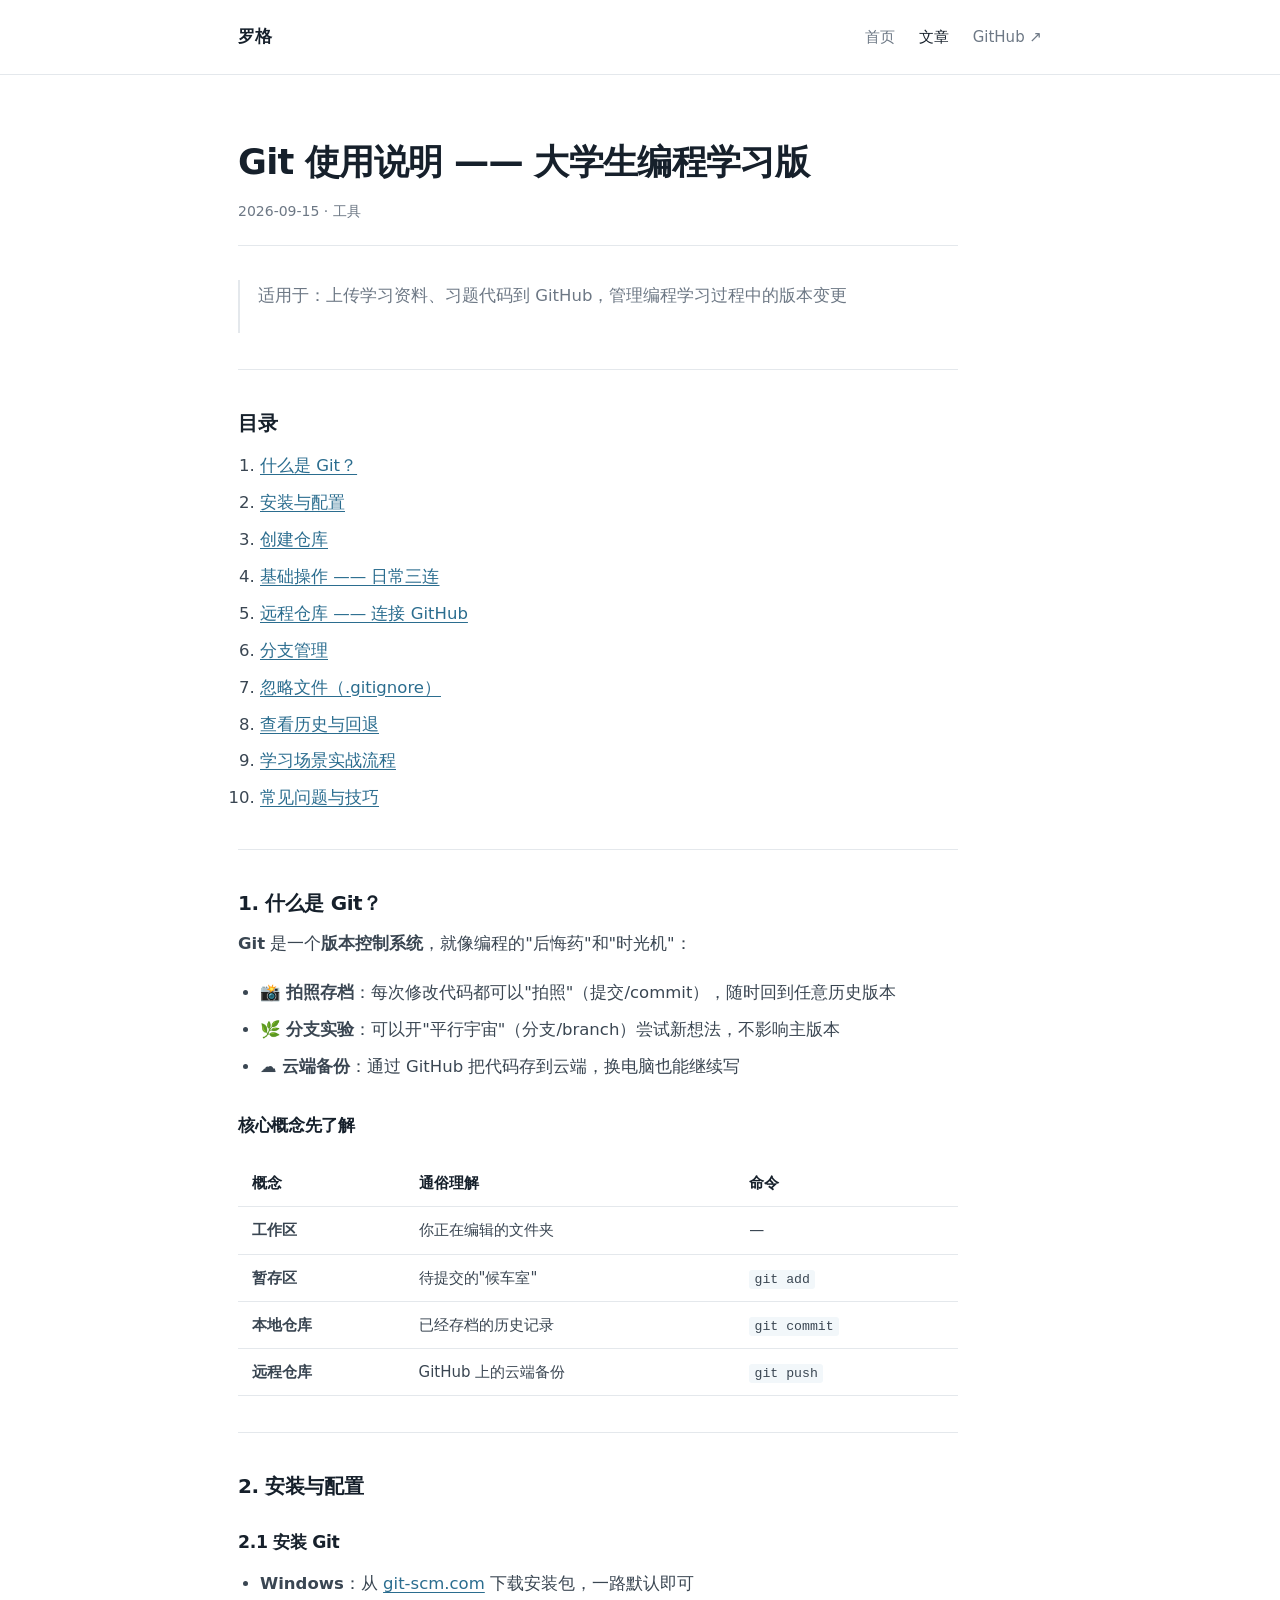
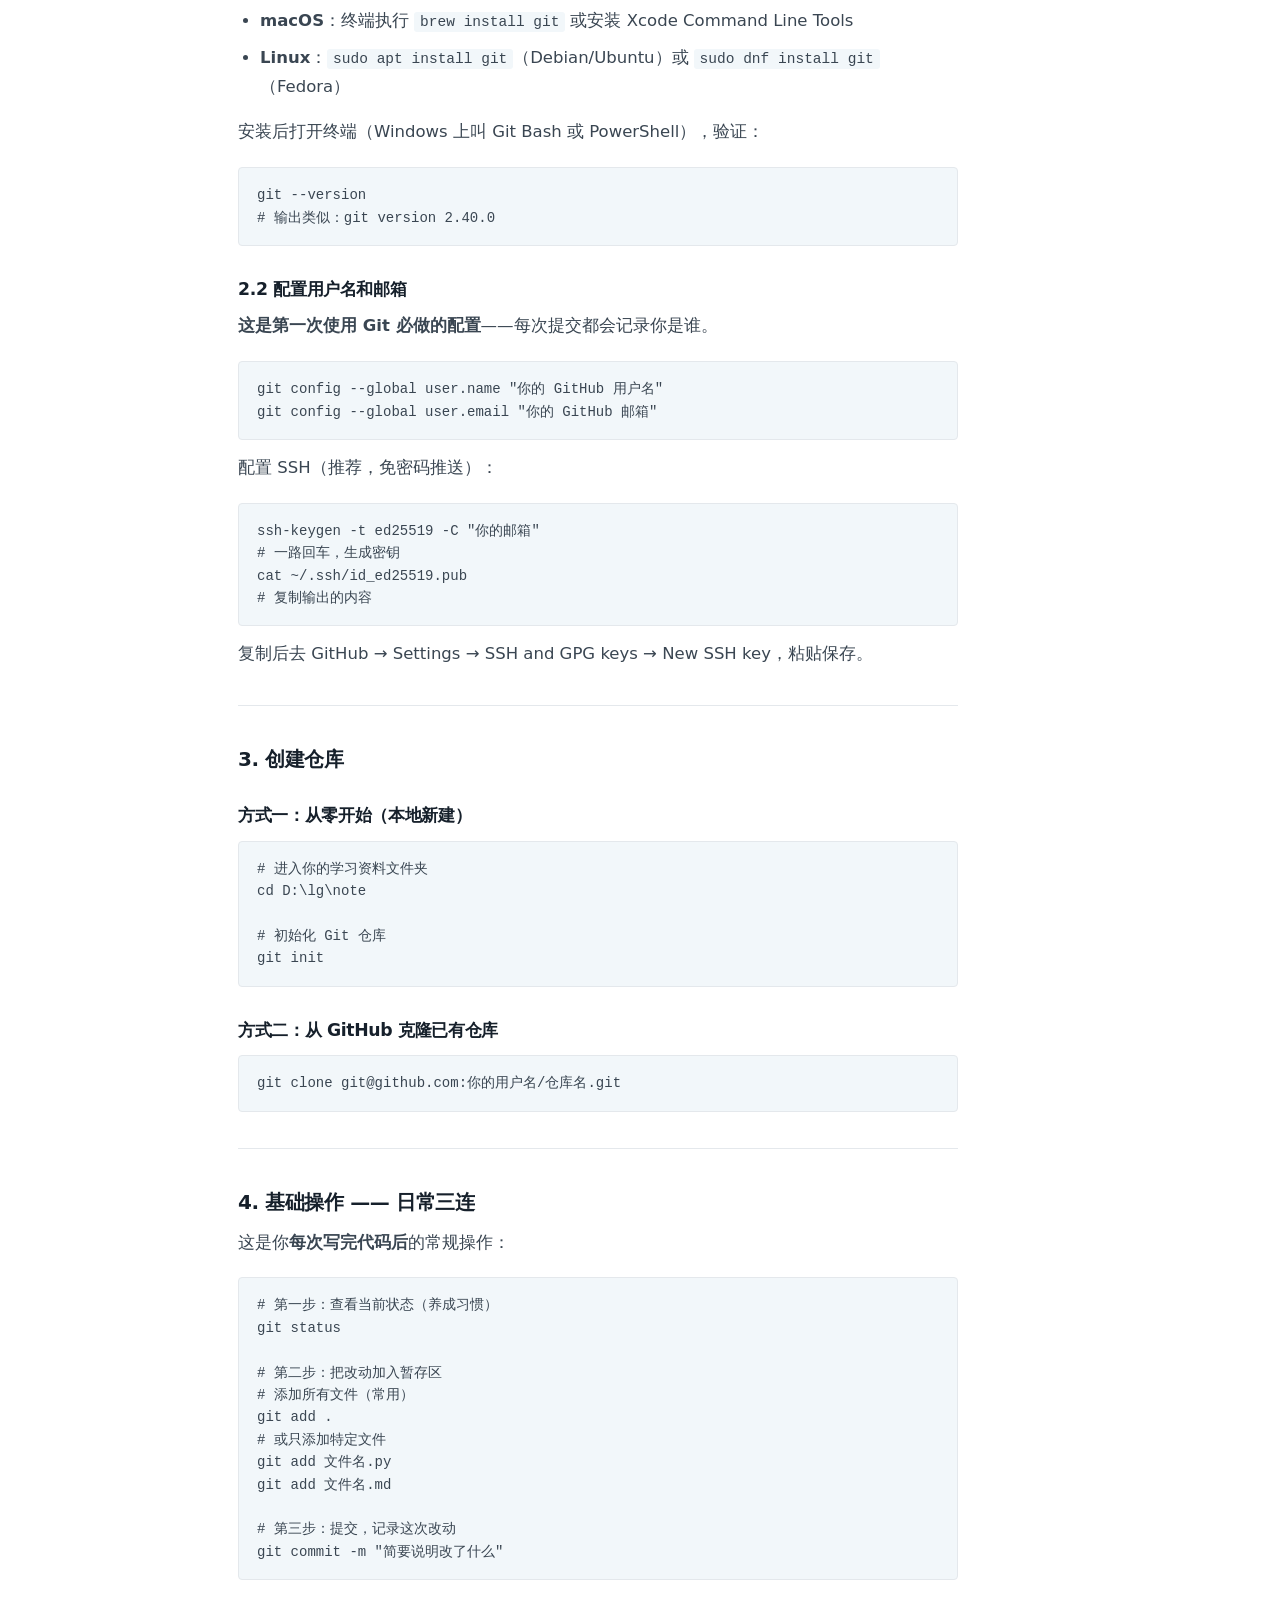
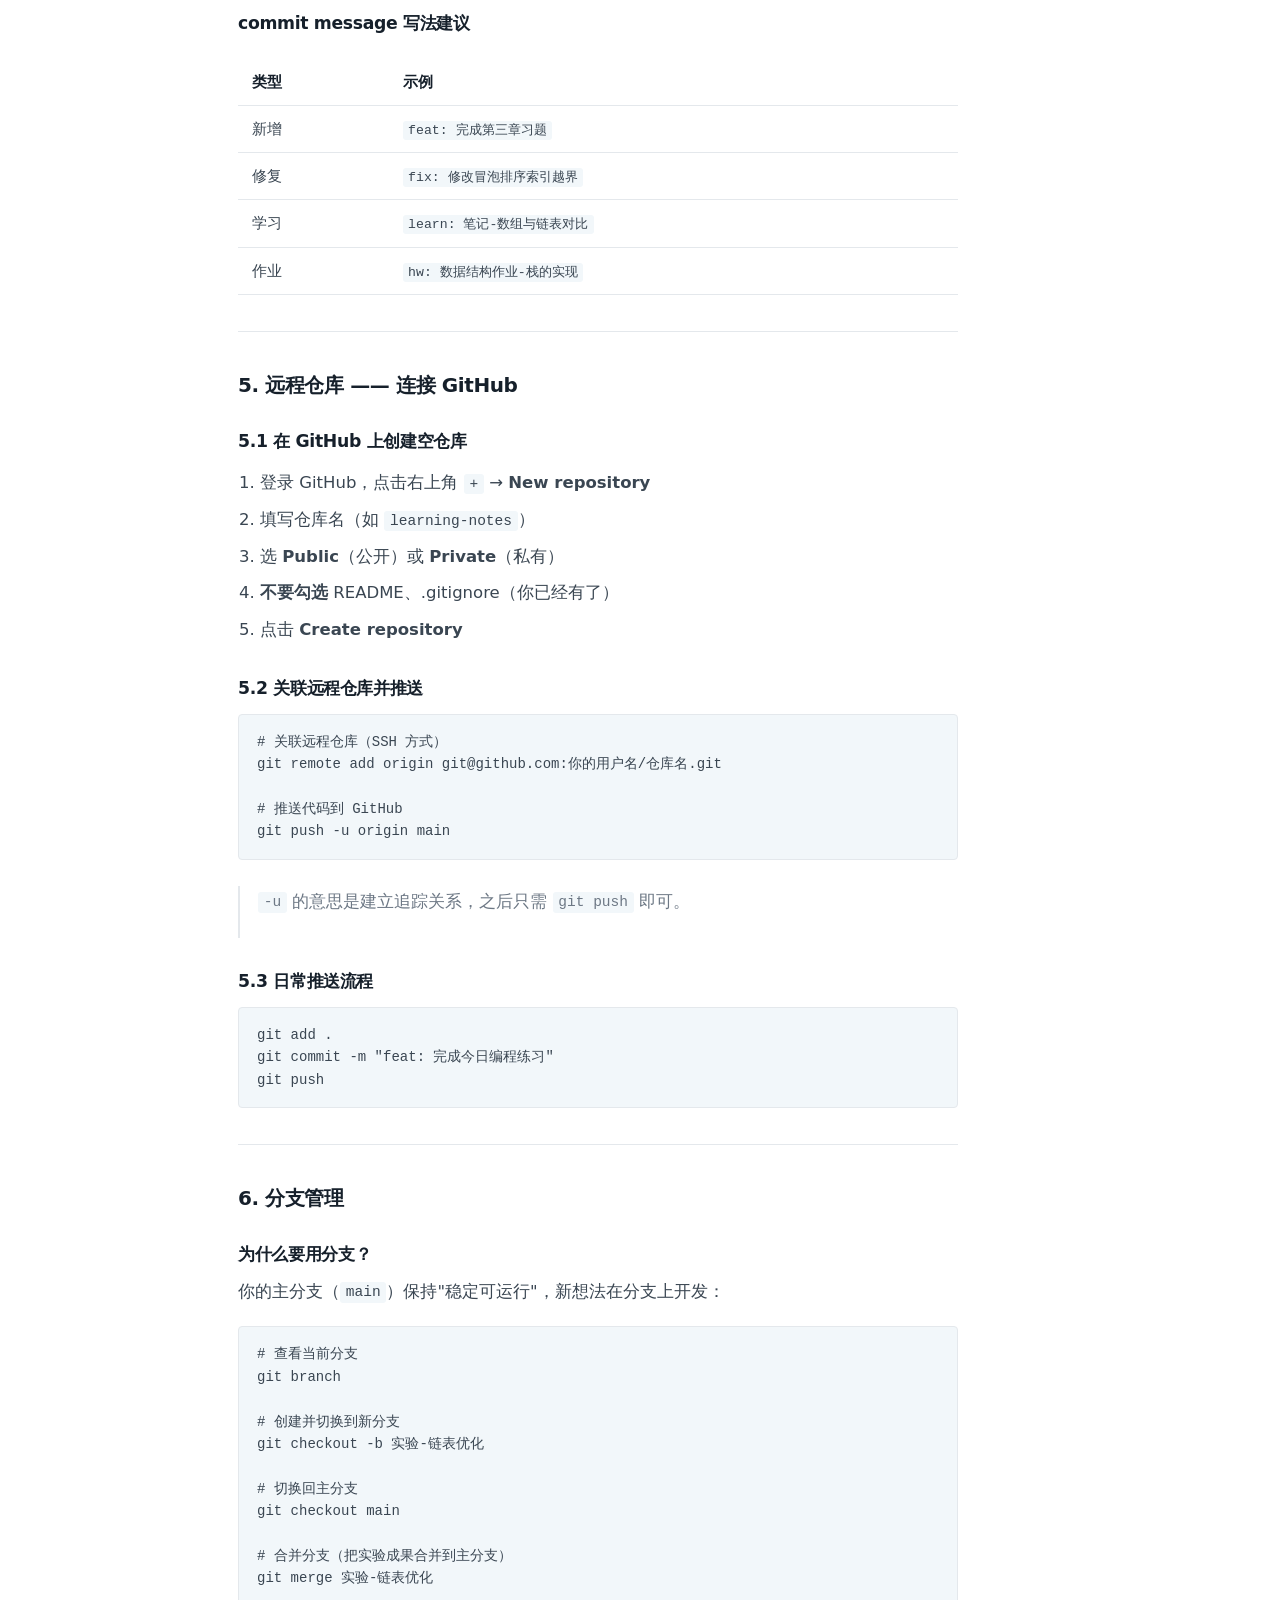
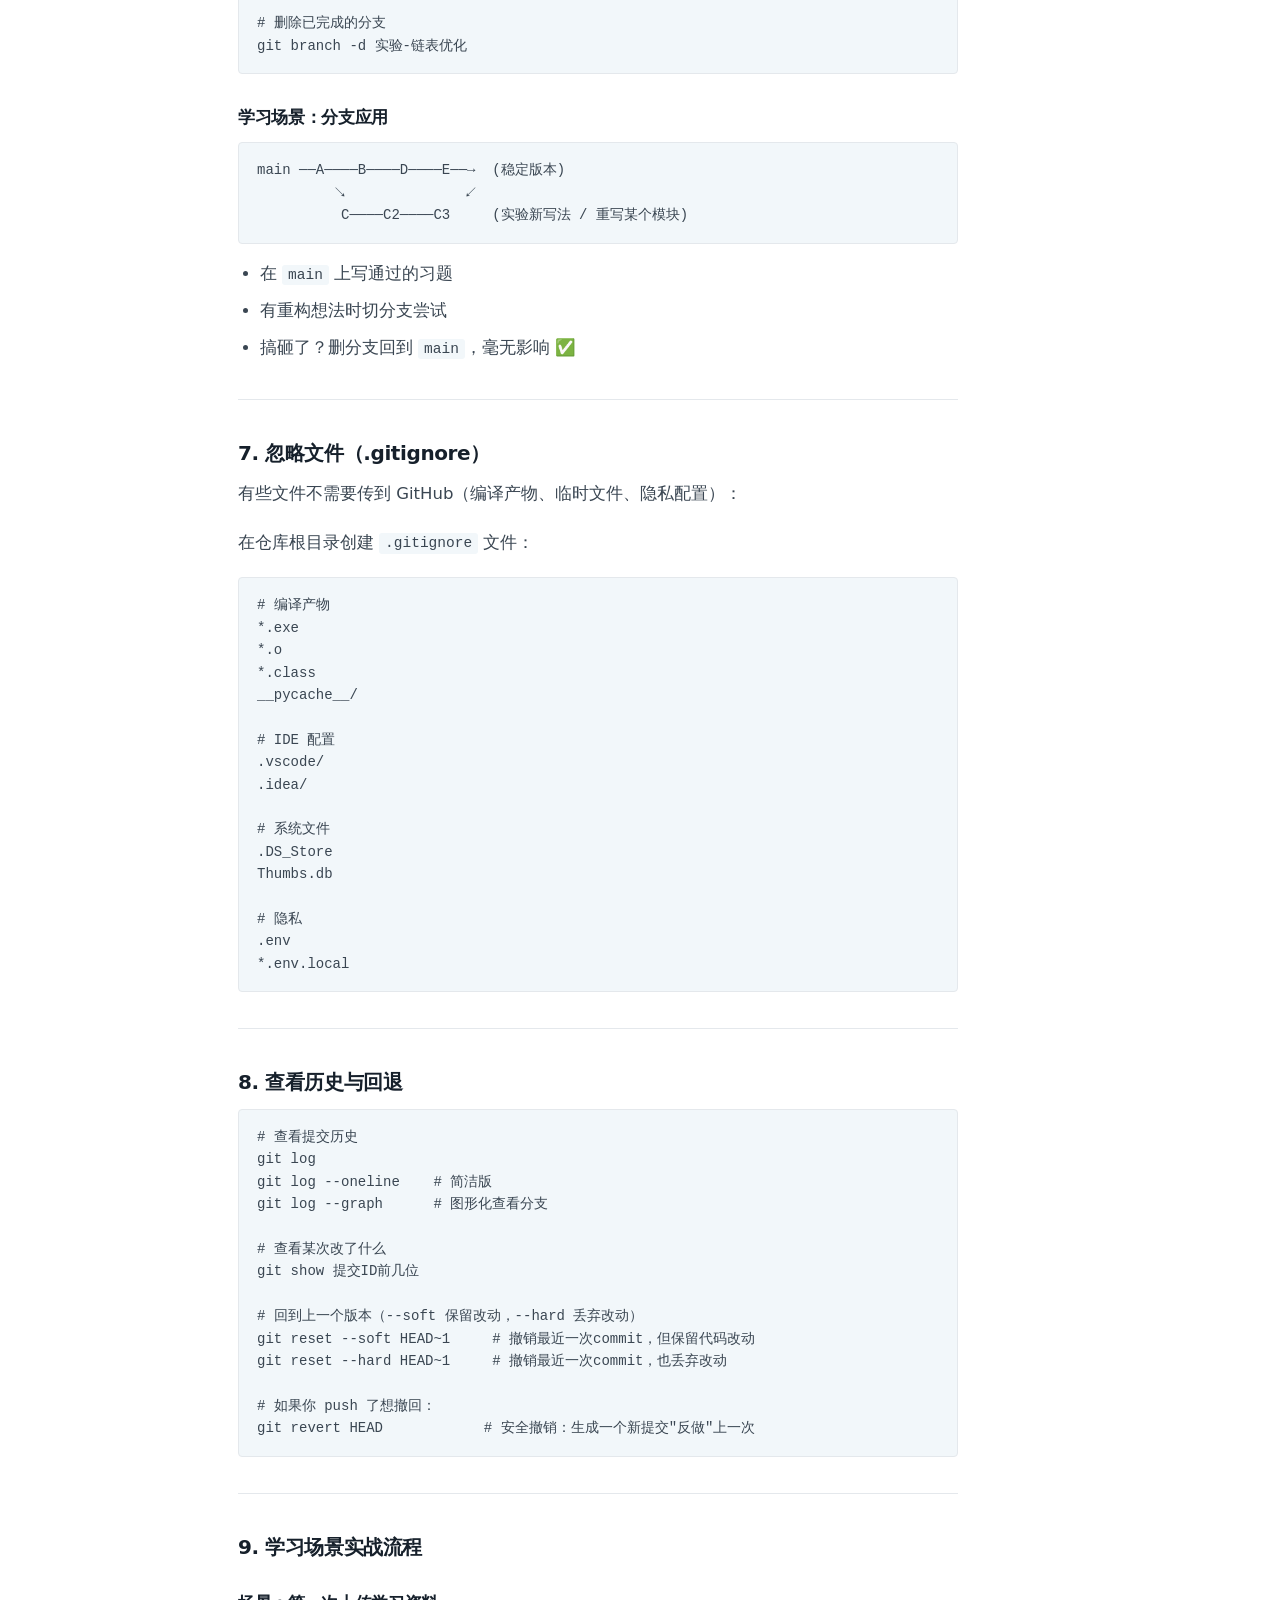
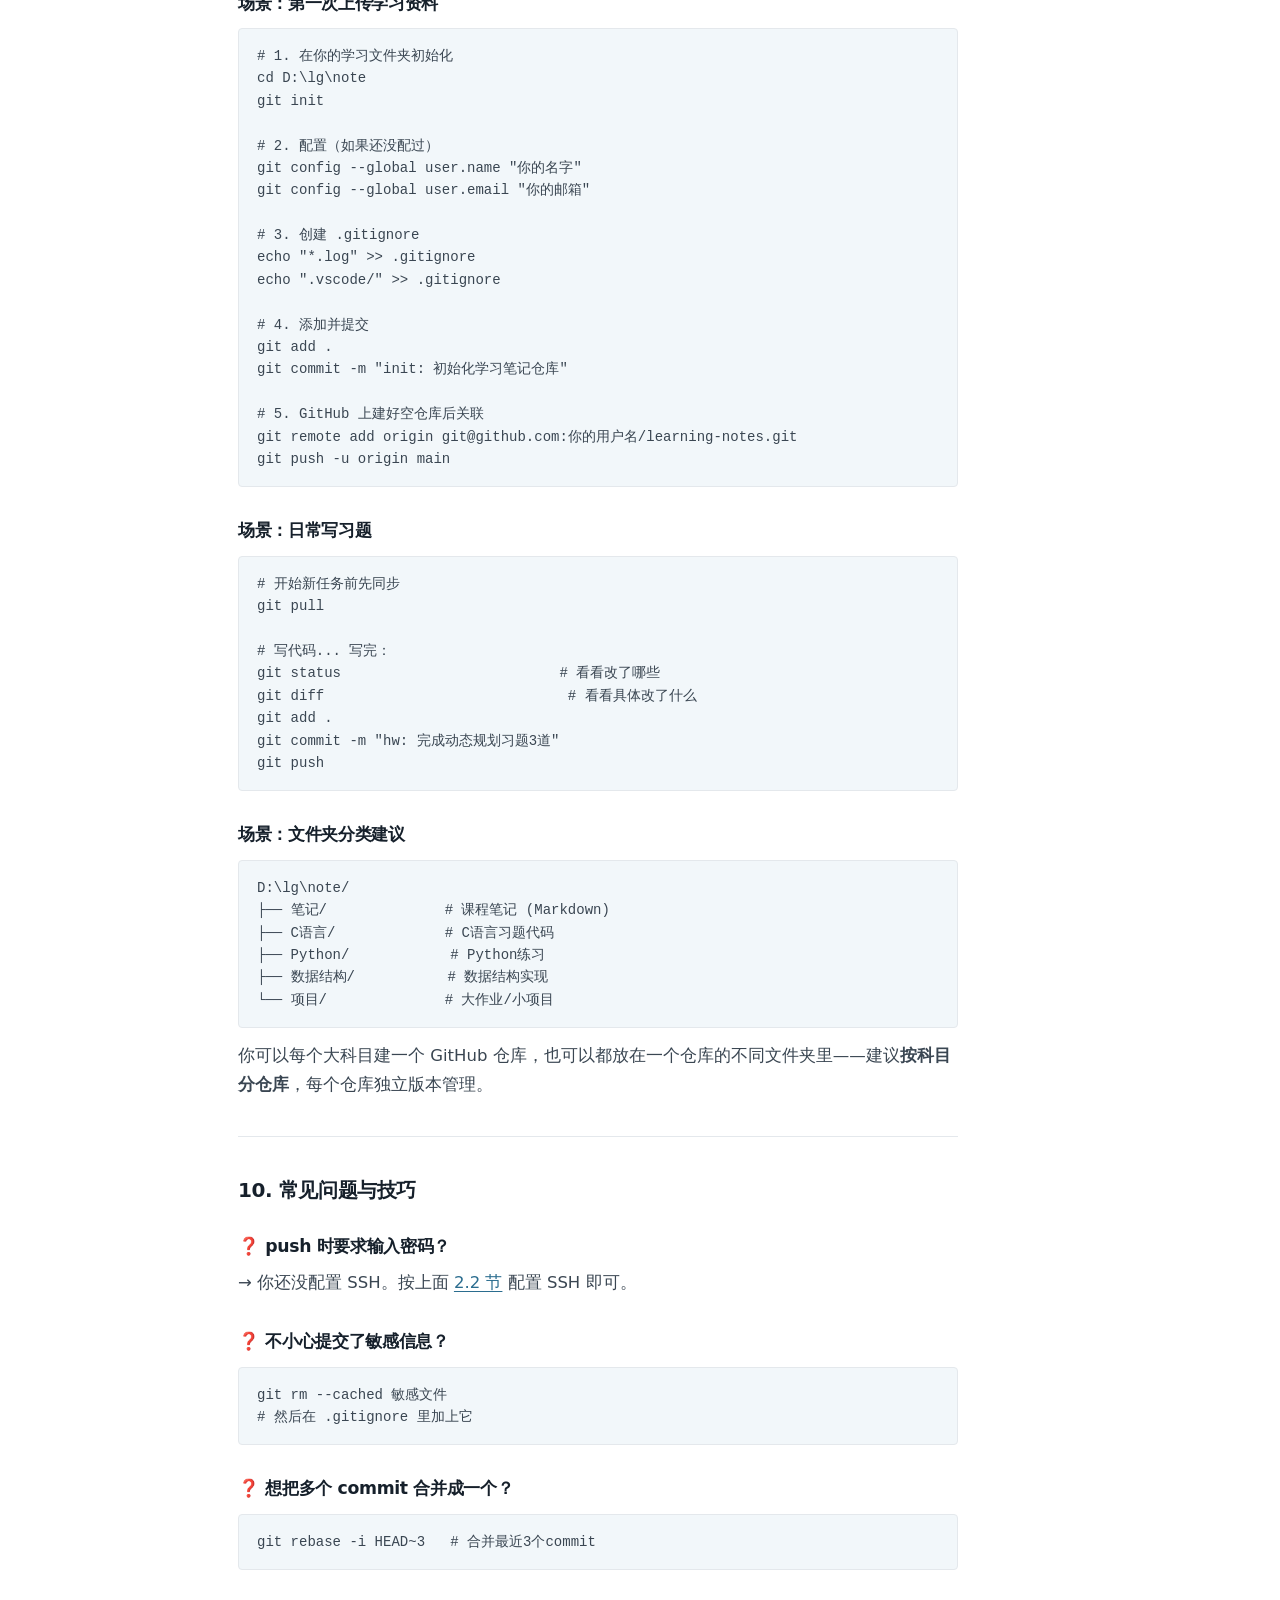
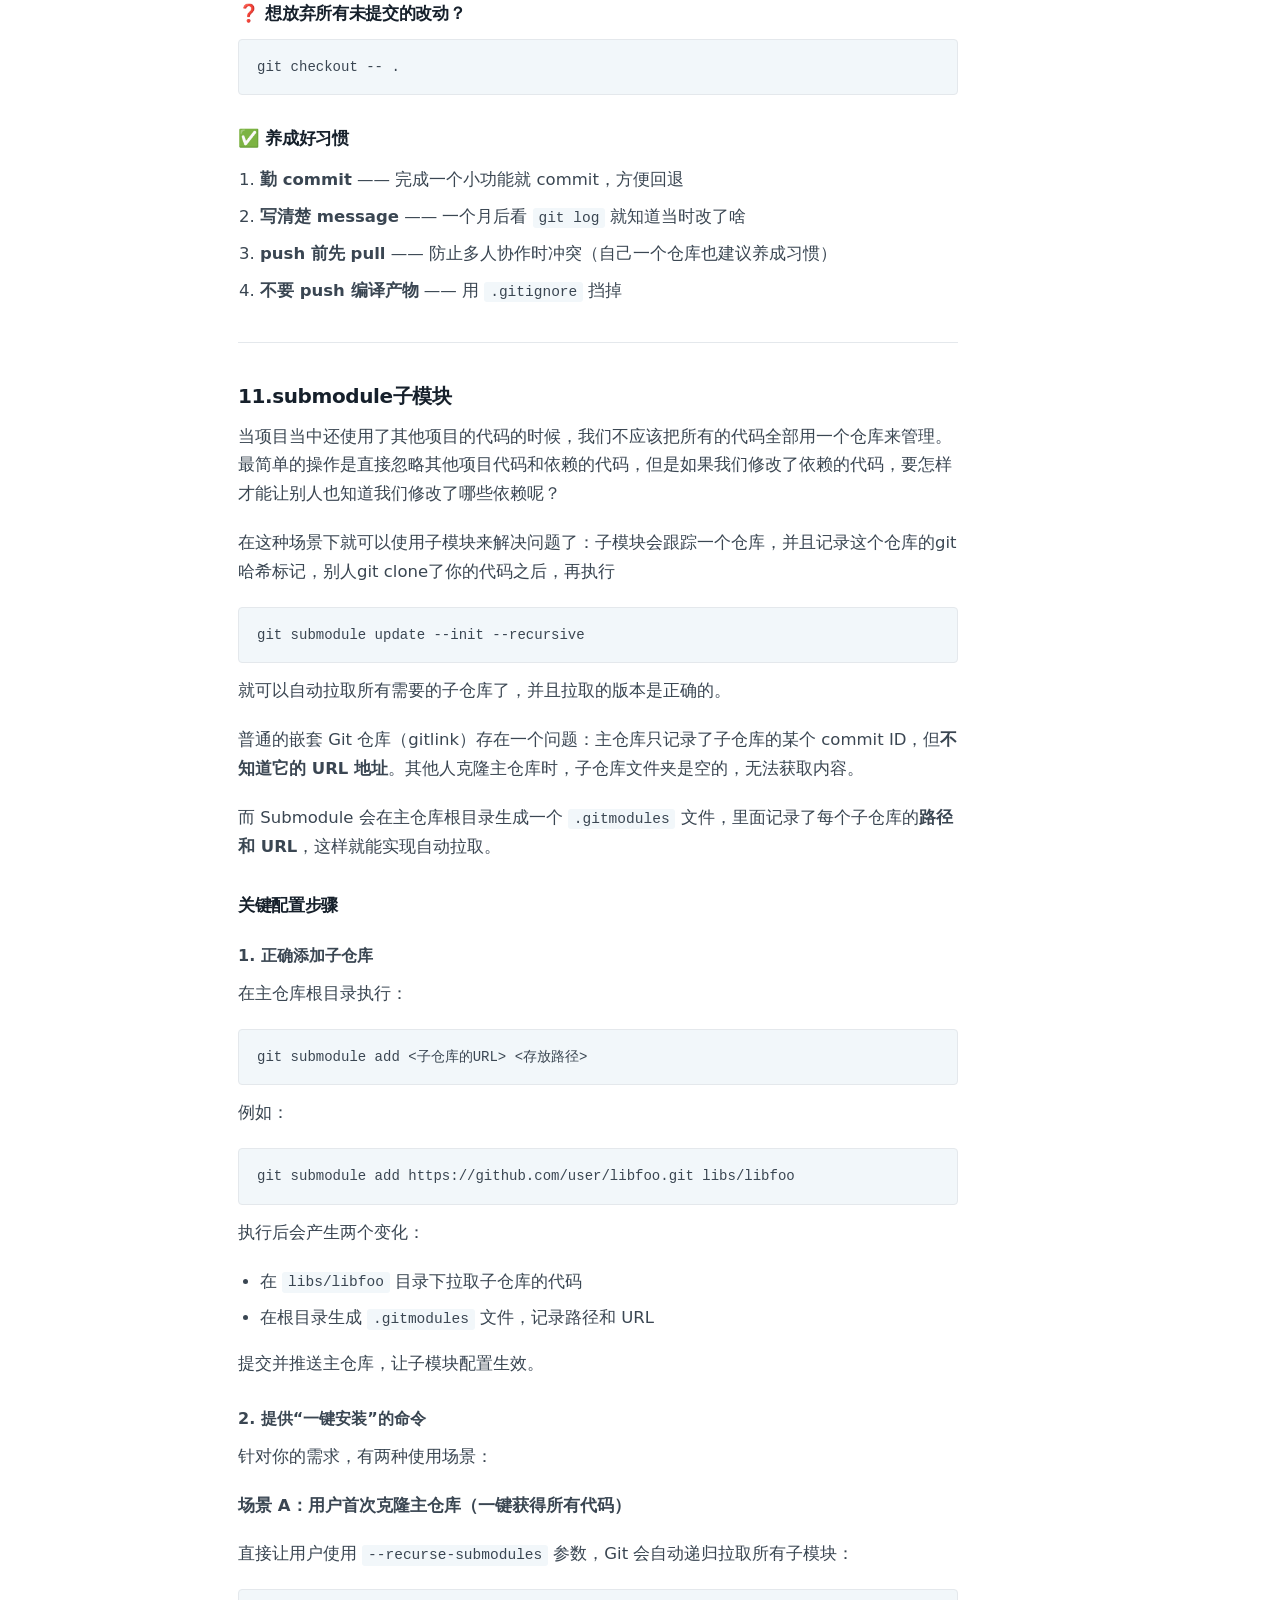
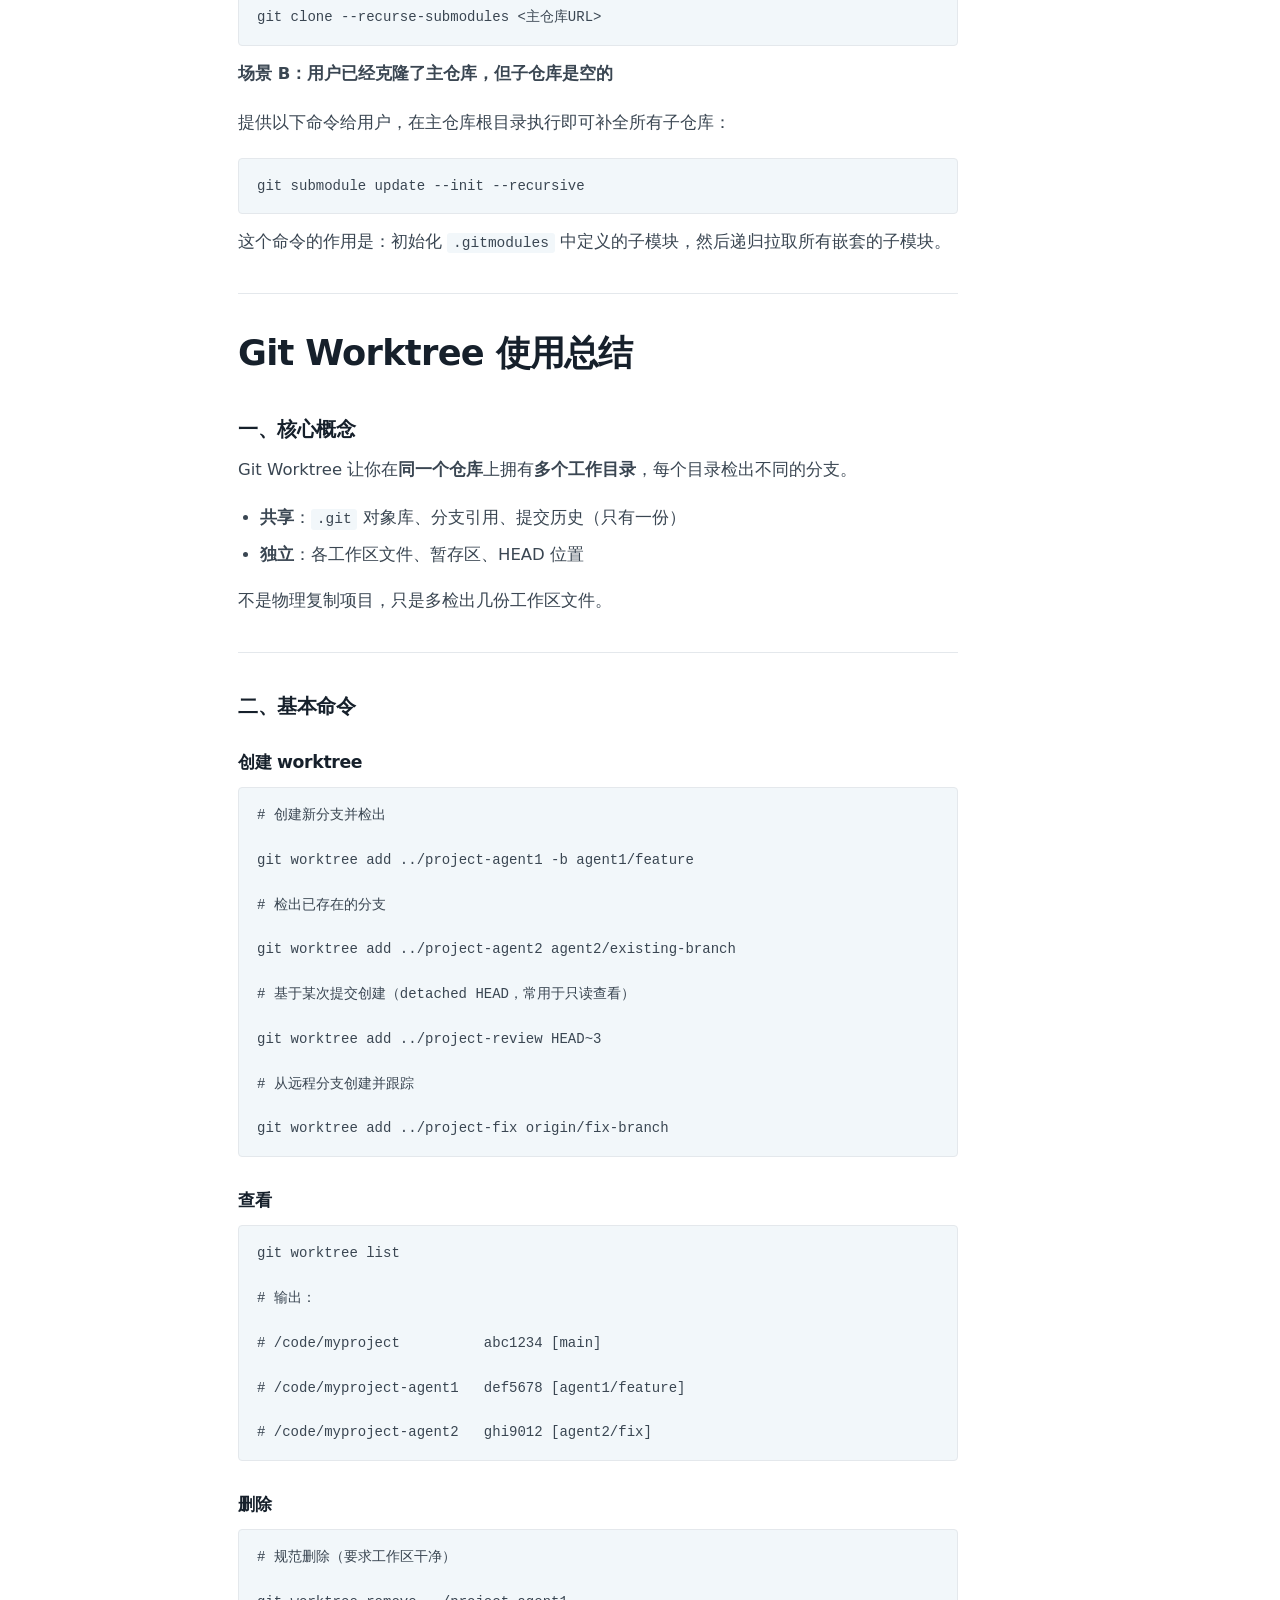
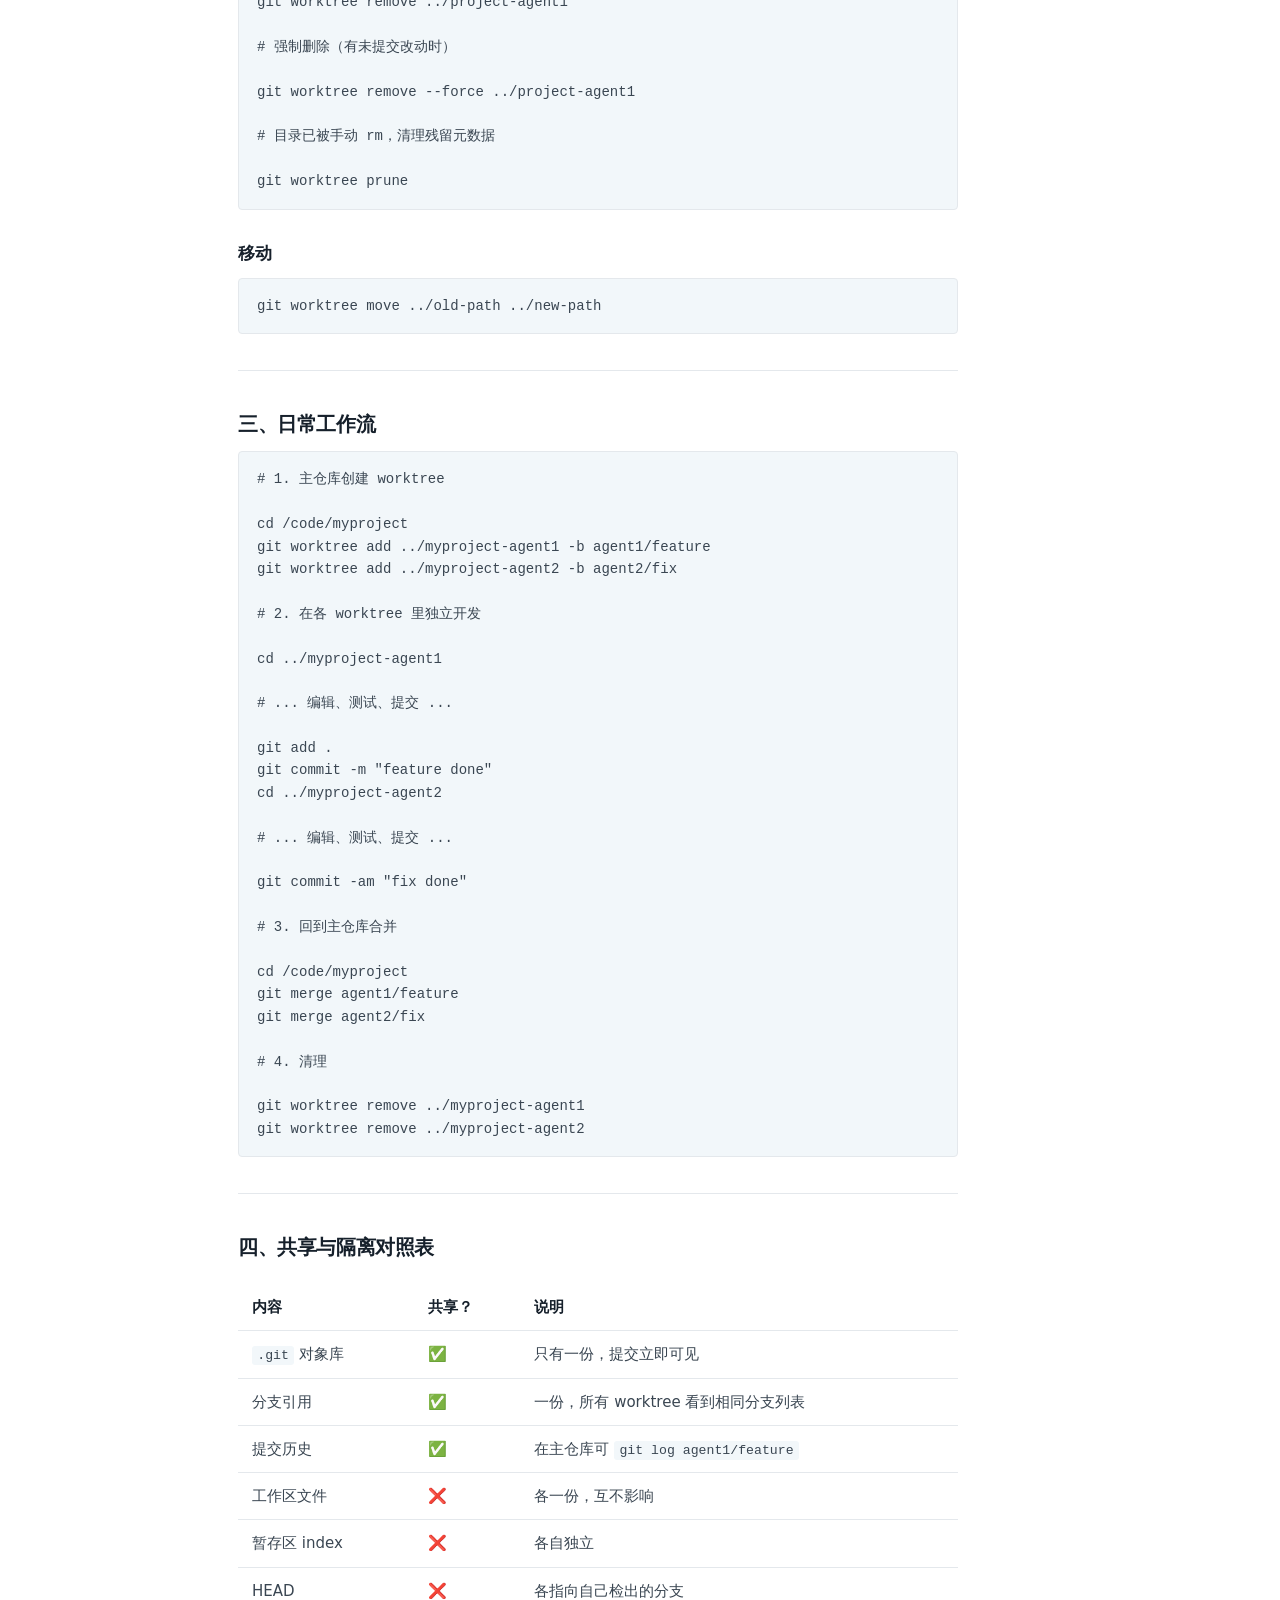
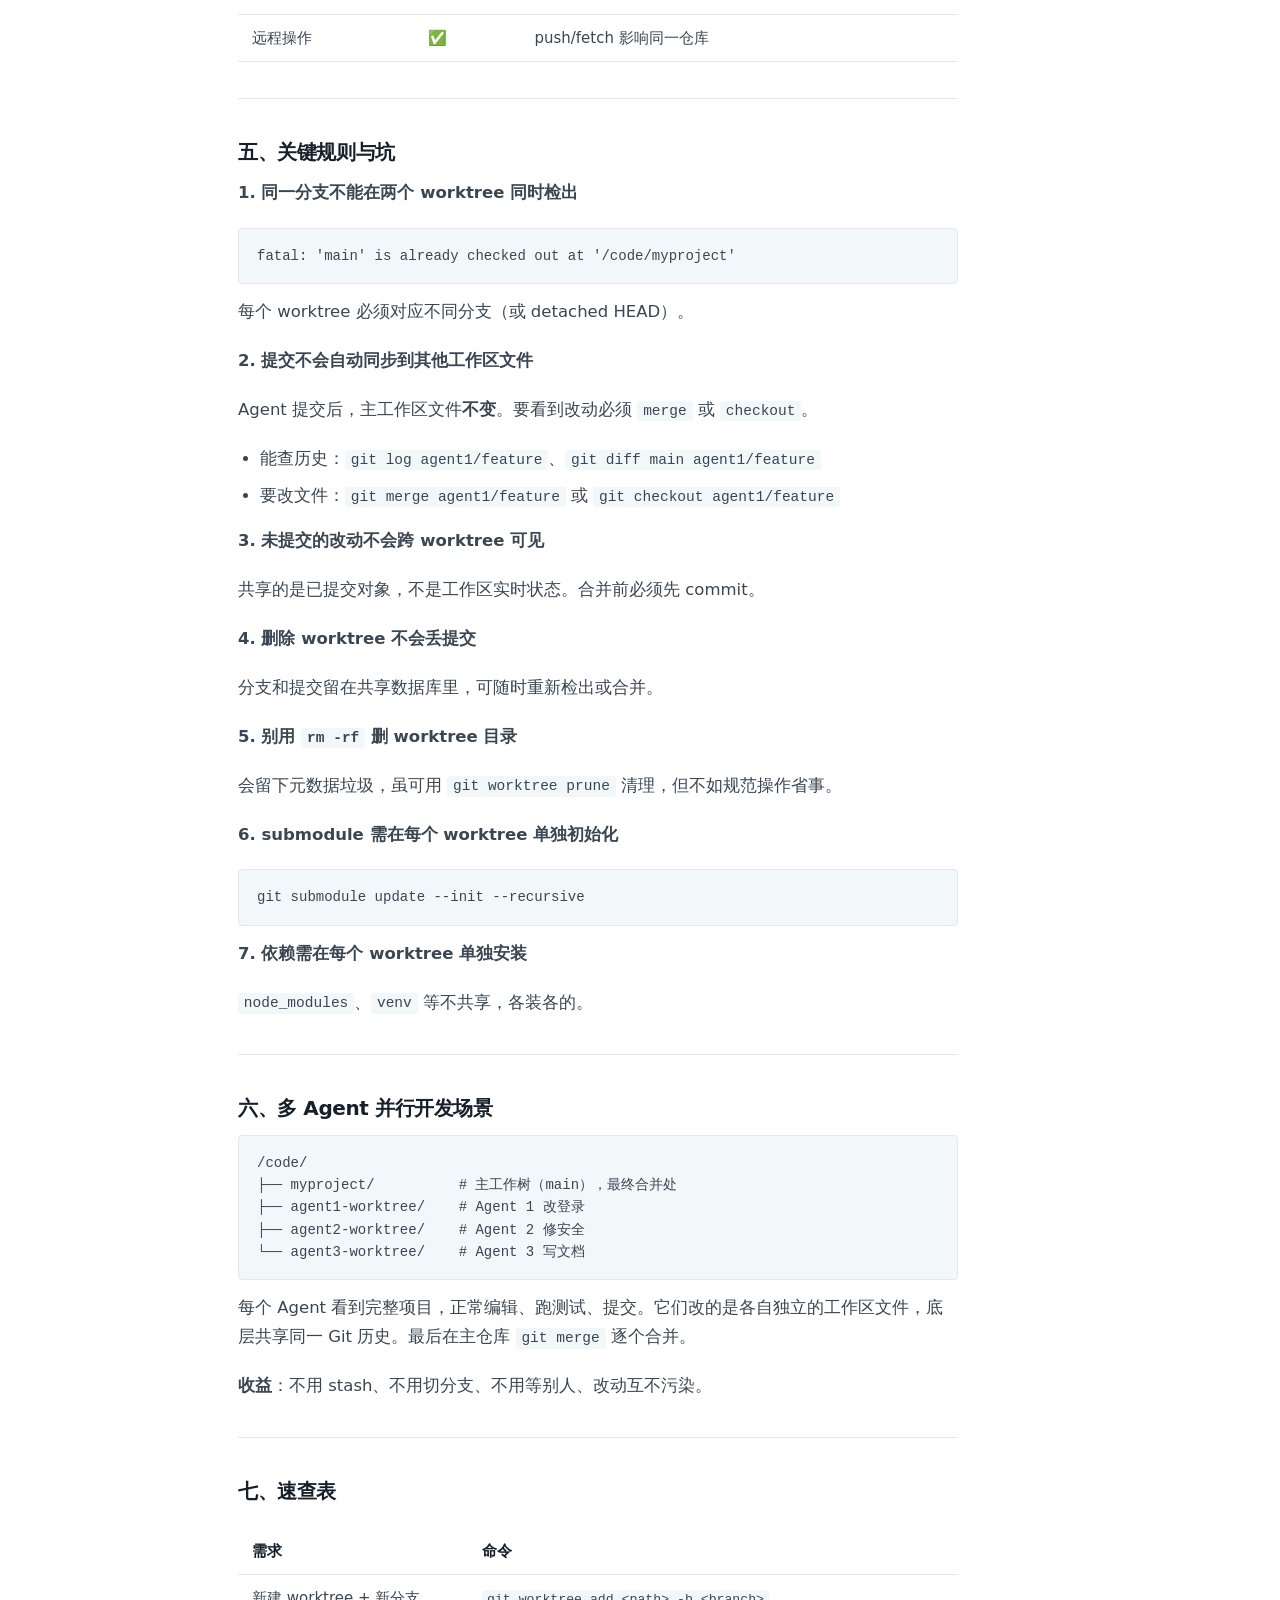
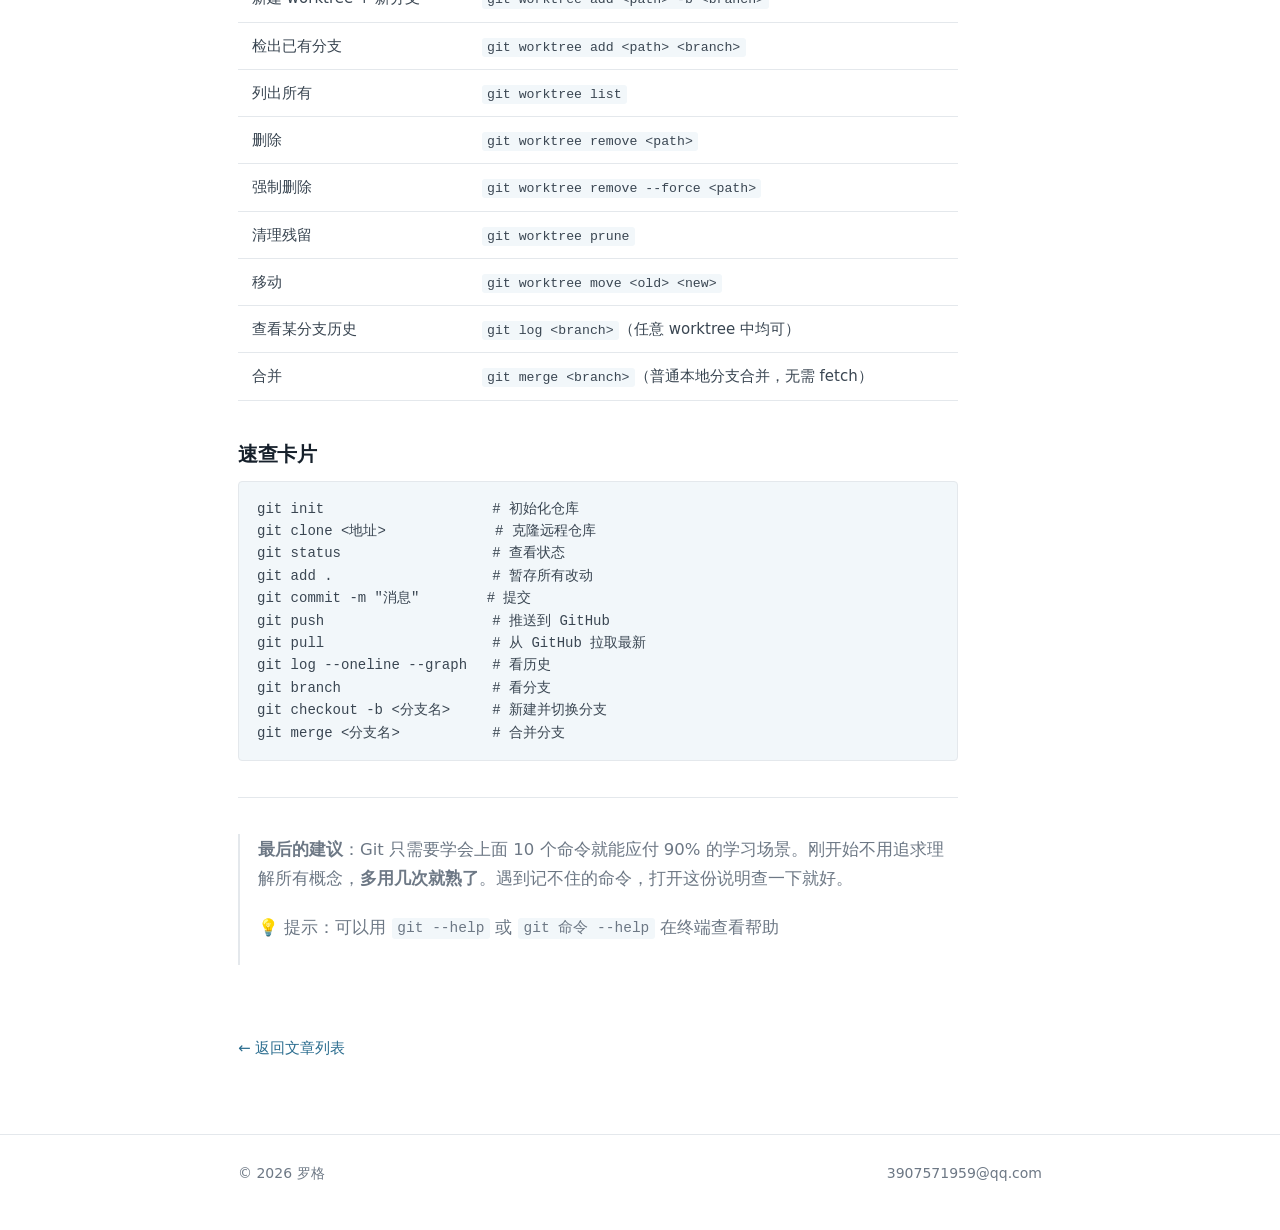
<file: posts/git-guide.html>
<!doctype html>
<html lang="zh-CN">
<head>
<meta charset="utf-8">
<meta name="viewport" content="width=device-width, initial-scale=1">
<title>Git 使用说明 —— 大学生编程学习版 · 罗格</title>
<meta name="description" content="从安装配置到分支、回退、.gitignore，写给刚开始用 Git 管学习资料和习题代码的人。">
<link rel="canonical" href="https://landmark283.github.io/posts/git-guide.html">
<link rel="icon" href="/favicon.svg" type="image/svg+xml">
<link rel="stylesheet" href="/style.css">
</head>
<body>
<a class="skip" href="#main">跳到正文</a>

<header>
  <nav class="nav" aria-label="主导航">
    <a class="brand" href="/">罗格</a>
    <div class="navlinks">
      <a href="/">首页</a>
      <a href="/blog.html" aria-current="page">文章</a>
      <a href="https://github.com/landmark283">GitHub ↗</a>
    </div>
  </nav>
</header>

<main id="main" class="main">
  <article class="article">
    <h1>Git 使用说明 —— 大学生编程学习版</h1>
    <p class="meta">2026-09-15 · 工具</p>
<blockquote><p>适用于：上传学习资料、习题代码到 GitHub，管理编程学习过程中的版本变更</p></blockquote>
<hr>
<h2 id="目录">目录</h2>
<ol><li><a href="#1-什么是-git">什么是 Git？</a></li><li><a href="#2-安装与配置">安装与配置</a></li><li><a href="#3-创建仓库">创建仓库</a></li><li><a href="#4-基础操作--日常三连">基础操作 —— 日常三连</a></li><li><a href="#5-远程仓库--连接-github">远程仓库 —— 连接 GitHub</a></li><li><a href="#6-分支管理">分支管理</a></li><li><a href="#7-忽略文件gitignore">忽略文件（.gitignore）</a></li><li><a href="#8-查看历史与回退">查看历史与回退</a></li><li><a href="#9-学习场景实战流程">学习场景实战流程</a></li><li><a href="#10-常见问题与技巧">常见问题与技巧</a></li></ol>
<hr>
<h2 id="1-什么是-git">1. 什么是 Git？</h2>
<p><strong>Git</strong> 是一个<strong>版本控制系统</strong>，就像编程的"后悔药"和"时光机"：</p>
<ul><li>📸 <strong>拍照存档</strong>：每次修改代码都可以"拍照"（提交/commit），随时回到任意历史版本</li><li>🌿 <strong>分支实验</strong>：可以开"平行宇宙"（分支/branch）尝试新想法，不影响主版本</li><li>☁️ <strong>云端备份</strong>：通过 GitHub 把代码存到云端，换电脑也能继续写</li></ul>
<h3 id="核心概念先了解">核心概念先了解</h3>
<div class="table-wrap"><table><thead><tr><th>概念</th><th>通俗理解</th><th>命令</th></tr></thead><tbody><tr><td><strong>工作区</strong></td><td>你正在编辑的文件夹</td><td>—</td></tr><tr><td><strong>暂存区</strong></td><td>待提交的"候车室"</td><td><code>git add</code></td></tr><tr><td><strong>本地仓库</strong></td><td>已经存档的历史记录</td><td><code>git commit</code></td></tr><tr><td><strong>远程仓库</strong></td><td>GitHub 上的云端备份</td><td><code>git push</code></td></tr></tbody></table></div>
<hr>
<h2 id="2-安装与配置">2. 安装与配置</h2>
<h3 id="21-安装-git">2.1 安装 Git</h3>
<ul><li><strong>Windows</strong>：从 <a href="https://git-scm.com">git-scm.com</a> 下载安装包，一路默认即可</li><li><strong>macOS</strong>：终端执行 <code>brew install git</code> 或安装 Xcode Command Line Tools</li><li><strong>Linux</strong>：<code>sudo apt install git</code>（Debian/Ubuntu）或 <code>sudo dnf install git</code>（Fedora）</li></ul>
<p>安装后打开终端（Windows 上叫 Git Bash 或 PowerShell），验证：</p>
<pre><code class="language-bash">git --version
# 输出类似：git version 2.40.0</code></pre>
<h3 id="22-配置用户名和邮箱">2.2 配置用户名和邮箱</h3>
<p><strong>这是第一次使用 Git 必做的配置</strong>——每次提交都会记录你是谁。</p>
<pre><code class="language-bash">git config --global user.name "你的 GitHub 用户名"
git config --global user.email "你的 GitHub 邮箱"</code></pre>
<p>配置 SSH（推荐，免密码推送）：</p>
<pre><code class="language-bash">ssh-keygen -t ed25519 -C "你的邮箱"
# 一路回车，生成密钥
cat ~/.ssh/id_ed25519.pub
# 复制输出的内容</code></pre>
<p>复制后去 GitHub → Settings → SSH and GPG keys → New SSH key，粘贴保存。</p>
<hr>
<h2 id="3-创建仓库">3. 创建仓库</h2>
<h3 id="方式一从零开始本地新建">方式一：从零开始（本地新建）</h3>
<pre><code class="language-bash"># 进入你的学习资料文件夹
cd D:\lg\note

# 初始化 Git 仓库
git init</code></pre>
<h3 id="方式二从-github-克隆已有仓库">方式二：从 GitHub 克隆已有仓库</h3>
<pre><code class="language-bash">git clone git@github.com:你的用户名/仓库名.git</code></pre>
<hr>
<h2 id="4-基础操作--日常三连">4. 基础操作 —— 日常三连</h2>
<p>这是你<strong>每次写完代码后</strong>的常规操作：</p>
<pre><code class="language-bash"># 第一步：查看当前状态（养成习惯）
git status

# 第二步：把改动加入暂存区
# 添加所有文件（常用）
git add .
# 或只添加特定文件
git add 文件名.py
git add 文件名.md

# 第三步：提交，记录这次改动
git commit -m "简要说明改了什么"</code></pre>
<h3 id="commit-message-写法建议">commit message 写法建议</h3>
<div class="table-wrap"><table><thead><tr><th>类型</th><th>示例</th></tr></thead><tbody><tr><td>新增</td><td><code>feat: 完成第三章习题</code></td></tr><tr><td>修复</td><td><code>fix: 修改冒泡排序索引越界</code></td></tr><tr><td>学习</td><td><code>learn: 笔记-数组与链表对比</code></td></tr><tr><td>作业</td><td><code>hw: 数据结构作业-栈的实现</code></td></tr></tbody></table></div>
<hr>
<h2 id="5-远程仓库--连接-github">5. 远程仓库 —— 连接 GitHub</h2>
<h3 id="51-在-github-上创建空仓库">5.1 在 GitHub 上创建空仓库</h3>
<ol><li>登录 GitHub，点击右上角 <code>+</code> → <strong>New repository</strong></li><li>填写仓库名（如 <code>learning-notes</code>）</li><li>选 <strong>Public</strong>（公开）或 <strong>Private</strong>（私有）</li><li><strong>不要勾选</strong> README、.gitignore（你已经有了）</li><li>点击 <strong>Create repository</strong></li></ol>
<h3 id="52-关联远程仓库并推送">5.2 关联远程仓库并推送</h3>
<pre><code class="language-bash"># 关联远程仓库（SSH 方式）
git remote add origin git@github.com:你的用户名/仓库名.git

# 推送代码到 GitHub
git push -u origin main</code></pre>
<blockquote><p><code>-u</code> 的意思是建立追踪关系，之后只需 <code>git push</code> 即可。</p></blockquote>
<h3 id="53-日常推送流程">5.3 日常推送流程</h3>
<pre><code class="language-bash">git add .
git commit -m "feat: 完成今日编程练习"
git push</code></pre>
<hr>
<h2 id="6-分支管理">6. 分支管理</h2>
<h3 id="为什么要用分支">为什么要用分支？</h3>
<p>你的主分支（<code>main</code>）保持"稳定可运行"，新想法在分支上开发：</p>
<pre><code class="language-bash"># 查看当前分支
git branch

# 创建并切换到新分支
git checkout -b 实验-链表优化

# 切换回主分支
git checkout main

# 合并分支（把实验成果合并到主分支）
git merge 实验-链表优化

# 删除已完成的分支
git branch -d 实验-链表优化</code></pre>
<h3 id="学习场景分支应用">学习场景：分支应用</h3>
<pre><code>main ──A────B────D────E──→  (稳定版本)
         ↘              ↙
          C────C2────C3     (实验新写法 / 重写某个模块)</code></pre>
<ul><li>在 <code>main</code> 上写通过的习题</li><li>有重构想法时切分支尝试</li><li>搞砸了？删分支回到 <code>main</code>，毫无影响 ✅</li></ul>
<hr>
<h2 id="7-忽略文件gitignore">7. 忽略文件（.gitignore）</h2>
<p>有些文件不需要传到 GitHub（编译产物、临时文件、隐私配置）：</p>
<p>在仓库根目录创建 <code>.gitignore</code> 文件：</p>
<pre><code># 编译产物
*.exe
*.o
*.class
__pycache__/

# IDE 配置
.vscode/
.idea/

# 系统文件
.DS_Store
Thumbs.db

# 隐私
.env
*.env.local</code></pre>
<hr>
<h2 id="8-查看历史与回退">8. 查看历史与回退</h2>
<pre><code class="language-bash"># 查看提交历史
git log
git log --oneline    # 简洁版
git log --graph      # 图形化查看分支

# 查看某次改了什么
git show 提交ID前几位

# 回到上一个版本（--soft 保留改动，--hard 丢弃改动）
git reset --soft HEAD~1     # 撤销最近一次commit，但保留代码改动
git reset --hard HEAD~1     # 撤销最近一次commit，也丢弃改动

# 如果你 push 了想撤回：
git revert HEAD            # 安全撤销：生成一个新提交"反做"上一次</code></pre>
<hr>
<h2 id="9-学习场景实战流程">9. 学习场景实战流程</h2>
<h3 id="场景第一次上传学习资料">场景：第一次上传学习资料</h3>
<pre><code class="language-bash"># 1. 在你的学习文件夹初始化
cd D:\lg\note
git init

# 2. 配置（如果还没配过）
git config --global user.name "你的名字"
git config --global user.email "你的邮箱"

# 3. 创建 .gitignore
echo "*.log" &gt;&gt; .gitignore
echo ".vscode/" &gt;&gt; .gitignore

# 4. 添加并提交
git add .
git commit -m "init: 初始化学习笔记仓库"

# 5. GitHub 上建好空仓库后关联
git remote add origin git@github.com:你的用户名/learning-notes.git
git push -u origin main</code></pre>
<h3 id="场景日常写习题">场景：日常写习题</h3>
<pre><code class="language-bash"># 开始新任务前先同步
git pull

# 写代码... 写完：
git status                          # 看看改了哪些
git diff                             # 看看具体改了什么
git add .
git commit -m "hw: 完成动态规划习题3道"
git push</code></pre>
<h3 id="场景文件夹分类建议">场景：文件夹分类建议</h3>
<pre><code>D:\lg\note/
├── 笔记/              # 课程笔记 (Markdown)
├── C语言/             # C语言习题代码
├── Python/            # Python练习
├── 数据结构/           # 数据结构实现
└── 项目/              # 大作业/小项目</code></pre>
<p>你可以每个大科目建一个 GitHub 仓库，也可以都放在一个仓库的不同文件夹里——建议<strong>按科目分仓库</strong>，每个仓库独立版本管理。</p>
<hr>
<h2 id="10-常见问题与技巧">10. 常见问题与技巧</h2>
<h3 id="push-时要求输入密码">❓ push 时要求输入密码？</h3>
<p>→ 你还没配置 SSH。按上面 <a href="#22-配置用户名和邮箱">2.2 节</a> 配置 SSH 即可。</p>
<h3 id="不小心提交了敏感信息">❓ 不小心提交了敏感信息？</h3>
<pre><code class="language-bash">git rm --cached 敏感文件
# 然后在 .gitignore 里加上它</code></pre>
<h3 id="想把多个-commit-合并成一个">❓ 想把多个 commit 合并成一个？</h3>
<pre><code class="language-bash">git rebase -i HEAD~3   # 合并最近3个commit</code></pre>
<h3 id="想放弃所有未提交的改动">❓ 想放弃所有未提交的改动？</h3>
<pre><code class="language-bash">git checkout -- .</code></pre>
<h3 id="养成好习惯">✅ 养成好习惯</h3>
<ol><li><strong>勤 commit</strong> —— 完成一个小功能就 commit，方便回退</li><li><strong>写清楚 message</strong> —— 一个月后看 <code>git log</code> 就知道当时改了啥</li><li><strong>push 前先 pull</strong> —— 防止多人协作时冲突（自己一个仓库也建议养成习惯）</li><li><strong>不要 push 编译产物</strong> —— 用 <code>.gitignore</code> 挡掉</li></ol>
<hr>
<h2 id="11submodule子模块">11.submodule子模块</h2>
<p>当项目当中还使用了其他项目的代码的时候，我们不应该把所有的代码全部用一个仓库来管理。最简单的操作是直接忽略其他项目代码和依赖的代码，但是如果我们修改了依赖的代码，要怎样才能让别人也知道我们修改了哪些依赖呢？</p>
<p>在这种场景下就可以使用子模块来解决问题了：子模块会跟踪一个仓库，并且记录这个仓库的git 哈希标记，别人git clone了你的代码之后，再执行</p>
<pre><code class="language-git">git submodule update --init --recursive</code></pre>
<p>就可以自动拉取所有需要的子仓库了，并且拉取的版本是正确的。</p>
<p>普通的嵌套 Git 仓库（gitlink）存在一个问题：主仓库只记录了子仓库的某个 commit ID，但<strong>不知道它的 URL 地址</strong>。其他人克隆主仓库时，子仓库文件夹是空的，无法获取内容<a href="https://stackoverflow.com/feeds/question/54897439#1"></a>。</p>
<p>而 Submodule 会在主仓库根目录生成一个 <code>.gitmodules</code> 文件，里面记录了每个子仓库的<strong>路径和 URL</strong>，这样就能实现自动拉取<a href="https://github.com/liyijuan/gitSubModule#1"></a><a href="https://guosy.blog.csdn.net/article/details/148177054"></a>。</p>
<h3 id="关键配置步骤">关键配置步骤</h3>
<h4 id="1-正确添加子仓库">1. 正确添加子仓库</h4>
<p>在主仓库根目录执行：</p>
<pre><code class="language-bash">git submodule add &lt;子仓库的URL&gt; &lt;存放路径&gt;</code></pre>
<p>例如：</p>
<pre><code class="language-bash">git submodule add https://github.com/user/libfoo.git libs/libfoo</code></pre>
<p>执行后会产生两个变化<a href="https://github.com/liyijuan/gitSubModule#1"></a>：</p>
<ul><li>在 <code>libs/libfoo</code> 目录下拉取子仓库的代码</li><li>在根目录生成 <code>.gitmodules</code> 文件，记录路径和 URL</li></ul>
<p>提交并推送主仓库，让子模块配置生效。</p>
<h4 id="2-提供一键安装的命令">2. 提供“一键安装”的命令</h4>
<p>针对你的需求，有两种使用场景：</p>
<p><strong>场景 A：用户首次克隆主仓库（一键获得所有代码）</strong></p>
<p>直接让用户使用 <code>--recurse-submodules</code> 参数，Git 会自动递归拉取所有子模块<a href="https://coreui.io/answers/how-to-clone-repository-with-submodules-in-git/"></a><a href="https://cloud.tencent.com.cn/developer/article/2143377?from=15425#1#1"></a>：</p>
<pre><code class="language-bash">git clone --recurse-submodules &lt;主仓库URL&gt;</code></pre>
<p><strong>场景 B：用户已经克隆了主仓库，但子仓库是空的</strong></p>
<p>提供以下命令给用户，在主仓库根目录执行即可补全所有子仓库<a href="https://coreui.io/answers/how-to-clone-repository-with-submodules-in-git/"></a><a href="https://guosy.blog.csdn.net/article/details/148177054"></a>：</p>
<pre><code class="language-bash">git submodule update --init --recursive</code></pre>
<p>这个命令的作用是：初始化 <code>.gitmodules</code> 中定义的子模块，然后递归拉取所有嵌套的子模块。</p>
<hr>
<h1 id="git-worktree-使用总结">Git Worktree 使用总结</h1>
<h2 id="一核心概念">一、核心概念</h2>
<p>Git Worktree 让你在<strong>同一个仓库</strong>上拥有<strong>多个工作目录</strong>，每个目录检出不同的分支。</p>
<ul><li><strong>共享</strong>：<code>.git</code> 对象库、分支引用、提交历史（只有一份）</li><li><strong>独立</strong>：各工作区文件、暂存区、HEAD 位置</li></ul>
<p>不是物理复制项目，只是多检出几份工作区文件。</p>
<hr>
<h2 id="二基本命令">二、基本命令</h2>
<h3 id="创建-worktree">创建 worktree</h3>
<pre><code class="language-bash"># 创建新分支并检出

git worktree add ../project-agent1 -b agent1/feature

# 检出已存在的分支

git worktree add ../project-agent2 agent2/existing-branch

# 基于某次提交创建（detached HEAD，常用于只读查看）

git worktree add ../project-review HEAD~3

# 从远程分支创建并跟踪

git worktree add ../project-fix origin/fix-branch</code></pre>
<h3 id="查看">查看</h3>
<pre><code class="language-bash">git worktree list

# 输出：

# /code/myproject          abc1234 [main]

# /code/myproject-agent1   def5678 [agent1/feature]

# /code/myproject-agent2   ghi9012 [agent2/fix]</code></pre>
<h3 id="删除">删除</h3>
<pre><code class="language-bash"># 规范删除（要求工作区干净）

git worktree remove ../project-agent1

# 强制删除（有未提交改动时）

git worktree remove --force ../project-agent1

# 目录已被手动 rm，清理残留元数据

git worktree prune</code></pre>
<h3 id="移动">移动</h3>
<pre><code class="language-bash">git worktree move ../old-path ../new-path</code></pre>
<hr>
<h2 id="三日常工作流">三、日常工作流</h2>
<pre><code class="language-bash"># 1. 主仓库创建 worktree

cd /code/myproject
git worktree add ../myproject-agent1 -b agent1/feature
git worktree add ../myproject-agent2 -b agent2/fix

# 2. 在各 worktree 里独立开发

cd ../myproject-agent1

# ... 编辑、测试、提交 ...

git add .
git commit -m "feature done"
cd ../myproject-agent2

# ... 编辑、测试、提交 ...

git commit -am "fix done"

# 3. 回到主仓库合并

cd /code/myproject
git merge agent1/feature
git merge agent2/fix

# 4. 清理

git worktree remove ../myproject-agent1
git worktree remove ../myproject-agent2</code></pre>
<hr>
<h2 id="四共享与隔离对照表">四、共享与隔离对照表</h2>
<div class="table-wrap"><table><thead><tr><th>内容</th><th>共享？</th><th>说明</th></tr></thead><tbody><tr><td><code>.git</code> 对象库</td><td>✅</td><td>只有一份，提交立即可见</td></tr><tr><td>分支引用</td><td>✅</td><td>一份，所有 worktree 看到相同分支列表</td></tr><tr><td>提交历史</td><td>✅</td><td>在主仓库可 <code>git log agent1/feature</code></td></tr><tr><td>工作区文件</td><td>❌</td><td>各一份，互不影响</td></tr><tr><td>暂存区 index</td><td>❌</td><td>各自独立</td></tr><tr><td>HEAD</td><td>❌</td><td>各指向自己检出的分支</td></tr><tr><td>远程操作</td><td>✅</td><td>push/fetch 影响同一仓库</td></tr></tbody></table></div>
<hr>
<h2 id="五关键规则与坑">五、关键规则与坑</h2>
<p><strong>1. 同一分支不能在两个 worktree 同时检出</strong></p>
<pre><code class="language-bash">fatal: 'main' is already checked out at '/code/myproject'</code></pre>
<p>每个 worktree 必须对应不同分支（或 detached HEAD）。</p>
<p><strong>2. 提交不会自动同步到其他工作区文件</strong></p>
<p>Agent 提交后，主工作区文件<strong>不变</strong>。要看到改动必须 <code>merge</code> 或 <code>checkout</code>。</p>
<ul><li>能查历史：<code>git log agent1/feature</code>、<code>git diff main agent1/feature</code></li><li>要改文件：<code>git merge agent1/feature</code> 或 <code>git checkout agent1/feature</code></li></ul>
<p><strong>3. 未提交的改动不会跨 worktree 可见</strong></p>
<p>共享的是已提交对象，不是工作区实时状态。合并前必须先 commit。</p>
<p><strong>4. 删除 worktree 不会丢提交</strong></p>
<p>分支和提交留在共享数据库里，可随时重新检出或合并。</p>
<p><strong>5. 别用 <code>rm -rf</code> 删 worktree 目录</strong></p>
<p>会留下元数据垃圾，虽可用 <code>git worktree prune</code> 清理，但不如规范操作省事。</p>
<p><strong>6. submodule 需在每个 worktree 单独初始化</strong></p>
<pre><code class="language-bash">git submodule update --init --recursive</code></pre>
<p><strong>7. 依赖需在每个 worktree 单独安装</strong></p>
<p><code>node_modules</code>、<code>venv</code> 等不共享，各装各的。</p>
<hr>
<h2 id="六多-agent-并行开发场景">六、多 Agent 并行开发场景</h2>
<pre><code class="language-text">/code/
├── myproject/          # 主工作树（main），最终合并处
├── agent1-worktree/    # Agent 1 改登录
├── agent2-worktree/    # Agent 2 修安全
└── agent3-worktree/    # Agent 3 写文档</code></pre>
<p>每个 Agent 看到完整项目，正常编辑、跑测试、提交。它们改的是各自独立的工作区文件，底层共享同一 Git 历史。最后在主仓库 <code>git merge</code> 逐个合并。</p>
<p><strong>收益</strong>：不用 stash、不用切分支、不用等别人、改动互不污染。</p>
<hr>
<h2 id="七速查表">七、速查表</h2>
<div class="table-wrap"><table><thead><tr><th>需求</th><th>命令</th></tr></thead><tbody><tr><td>新建 worktree + 新分支</td><td><code>git worktree add &lt;path&gt; -b &lt;branch&gt;</code></td></tr><tr><td>检出已有分支</td><td><code>git worktree add &lt;path&gt; &lt;branch&gt;</code></td></tr><tr><td>列出所有</td><td><code>git worktree list</code></td></tr><tr><td>删除</td><td><code>git worktree remove &lt;path&gt;</code></td></tr><tr><td>强制删除</td><td><code>git worktree remove --force &lt;path&gt;</code></td></tr><tr><td>清理残留</td><td><code>git worktree prune</code></td></tr><tr><td>移动</td><td><code>git worktree move &lt;old&gt; &lt;new&gt;</code></td></tr><tr><td>查看某分支历史</td><td><code>git log &lt;branch&gt;</code>（任意 worktree 中均可）</td></tr><tr><td>合并</td><td><code>git merge &lt;branch&gt;</code>（普通本地分支合并，无需 fetch）</td></tr></tbody></table></div>
<h2 id="速查卡片">速查卡片</h2>
<pre><code class="language-bash">git init                    # 初始化仓库
git clone &lt;地址&gt;             # 克隆远程仓库
git status                  # 查看状态
git add .                   # 暂存所有改动
git commit -m "消息"        # 提交
git push                    # 推送到 GitHub
git pull                    # 从 GitHub 拉取最新
git log --oneline --graph   # 看历史
git branch                  # 看分支
git checkout -b &lt;分支名&gt;     # 新建并切换分支
git merge &lt;分支名&gt;           # 合并分支</code></pre>
<hr>
<blockquote><p><strong>最后的建议</strong>：Git 只需要学会上面 10 个命令就能应付 90% 的学习场景。刚开始不用追求理解所有概念，<strong>多用几次就熟了</strong>。遇到记不住的命令，打开这份说明查一下就好。</p>
<p>💡 提示：可以用 <code>git --help</code> 或 <code>git 命令 --help</code> 在终端查看帮助</p></blockquote>

    <a class="back" href="/blog.html">← 返回文章列表</a>
  </article>
</main>

<footer>
  <div class="foot">
    <span>© 2026 罗格</span>
    <a href="mailto:3907571959@qq.com">3907571959@qq.com</a>
  </div>
</footer>
</body>
</html>
</file>
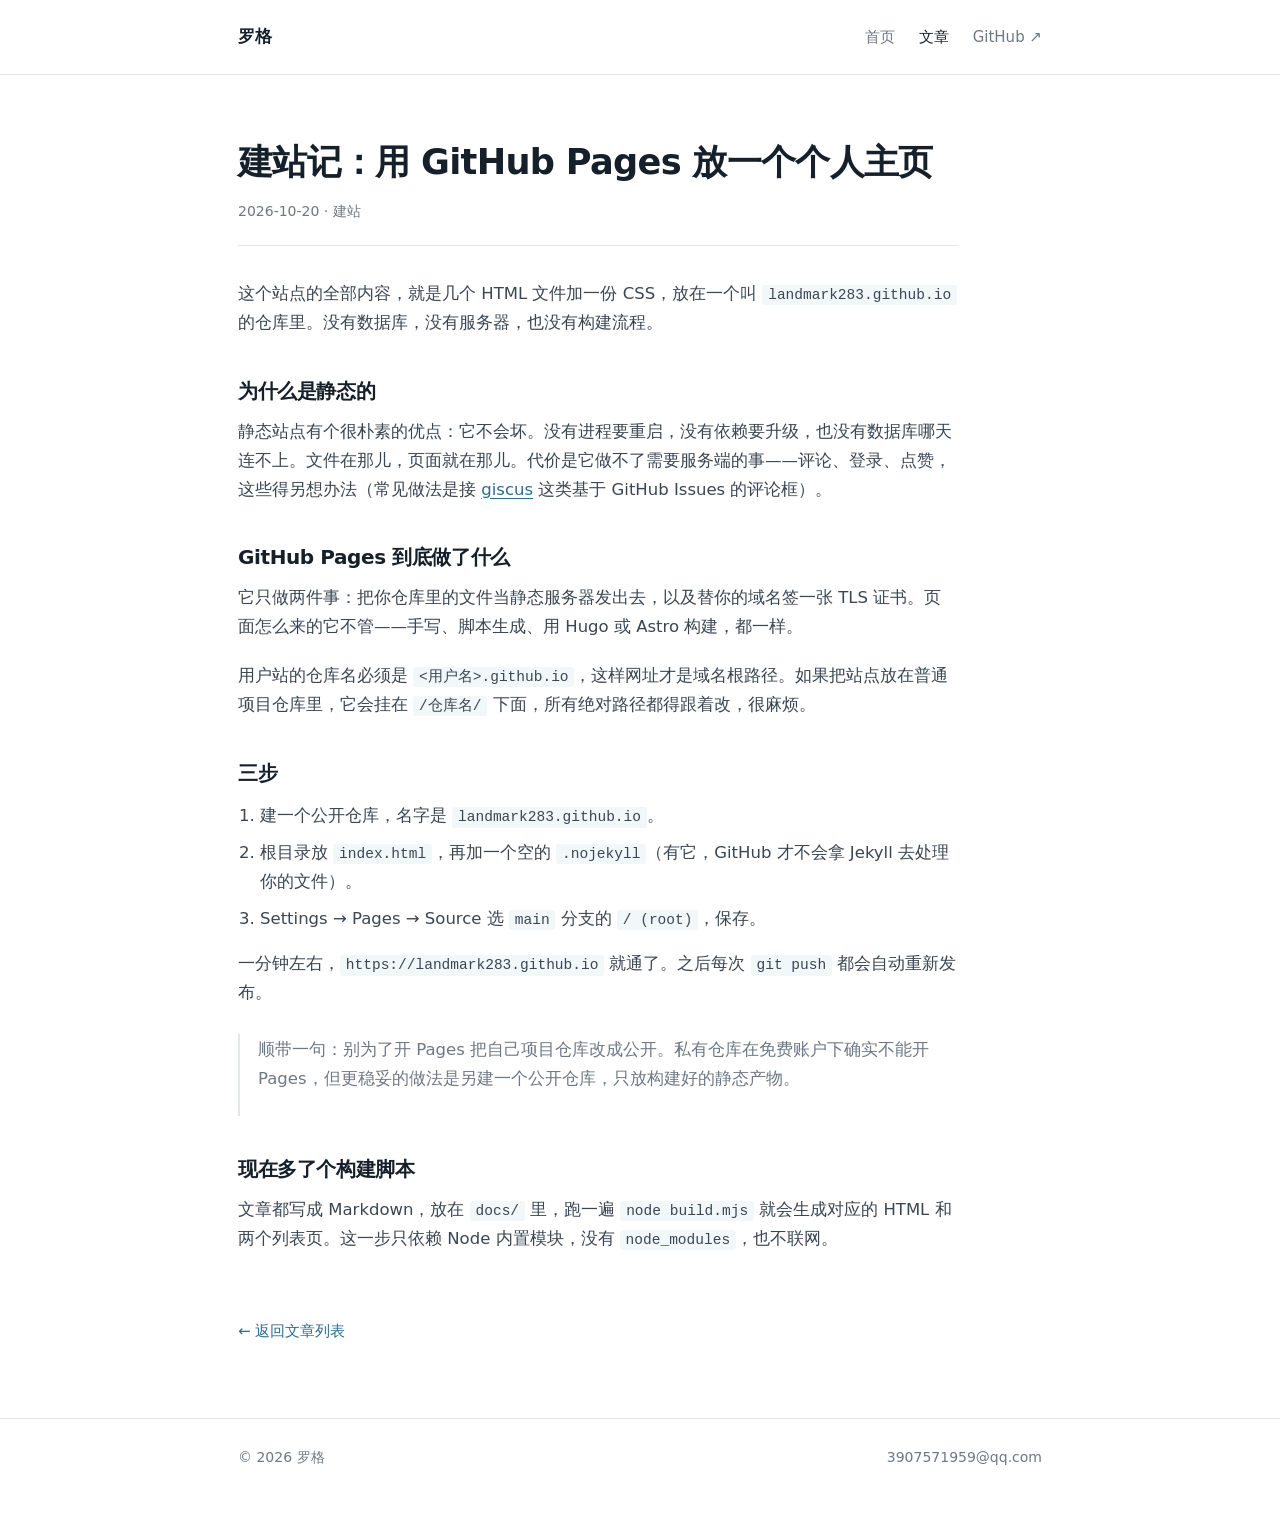
<file: posts/hello.html>
<!doctype html>
<html lang="zh-CN">
<head>
<meta charset="utf-8">
<meta name="viewport" content="width=device-width, initial-scale=1">
<title>建站记：用 GitHub Pages 放一个个人主页 · 罗格</title>
<meta name="description" content="这个站点是怎么来的，以及为什么我选了最土的办法：手写 HTML，然后 push。">
<link rel="canonical" href="https://landmark283.github.io/posts/hello.html">
<link rel="icon" href="/favicon.svg" type="image/svg+xml">
<link rel="stylesheet" href="/style.css">
</head>
<body>
<a class="skip" href="#main">跳到正文</a>

<header>
  <nav class="nav" aria-label="主导航">
    <a class="brand" href="/">罗格</a>
    <div class="navlinks">
      <a href="/">首页</a>
      <a href="/blog.html" aria-current="page">文章</a>
      <a href="https://github.com/landmark283">GitHub ↗</a>
    </div>
  </nav>
</header>

<main id="main" class="main">
  <article class="article">
    <h1>建站记：用 GitHub Pages 放一个个人主页</h1>
    <p class="meta">2026-10-20 · 建站</p>
<p>这个站点的全部内容，就是几个 HTML 文件加一份 CSS，放在一个叫 <code>landmark283.github.io</code> 的仓库里。没有数据库，没有服务器，也没有构建流程。</p>
<h2 id="为什么是静态的">为什么是静态的</h2>
<p>静态站点有个很朴素的优点：它不会坏。没有进程要重启，没有依赖要升级，也没有数据库哪天连不上。文件在那儿，页面就在那儿。代价是它做不了需要服务端的事——评论、登录、点赞，这些得另想办法（常见做法是接 <a href="https://giscus.app">giscus</a> 这类基于 GitHub Issues 的评论框）。</p>
<h2 id="github-pages-到底做了什么">GitHub Pages 到底做了什么</h2>
<p>它只做两件事：把你仓库里的文件当静态服务器发出去，以及替你的域名签一张 TLS 证书。页面怎么来的它不管——手写、脚本生成、用 Hugo 或 Astro 构建，都一样。</p>
<p>用户站的仓库名必须是 <code>&lt;用户名&gt;.github.io</code>，这样网址才是域名根路径。如果把站点放在普通项目仓库里，它会挂在 <code>/仓库名/</code> 下面，所有绝对路径都得跟着改，很麻烦。</p>
<h2 id="三步">三步</h2>
<ol><li>建一个公开仓库，名字是 <code>landmark283.github.io</code>。</li><li>根目录放 <code>index.html</code>，再加一个空的 <code>.nojekyll</code>（有它，GitHub 才不会拿 Jekyll 去处理你的文件）。</li><li>Settings → Pages → Source 选 <code>main</code> 分支的 <code>/ (root)</code>，保存。</li></ol>
<p>一分钟左右，<code>https://landmark283.github.io</code> 就通了。之后每次 <code>git push</code> 都会自动重新发布。</p>
<blockquote><p>顺带一句：别为了开 Pages 把自己项目仓库改成公开。私有仓库在免费账户下确实不能开 Pages，但更稳妥的做法是另建一个公开仓库，只放构建好的静态产物。</p></blockquote>
<h2 id="现在多了个构建脚本">现在多了个构建脚本</h2>
<p>文章都写成 Markdown，放在 <code>docs/</code> 里，跑一遍 <code>node build.mjs</code> 就会生成对应的 HTML 和两个列表页。这一步只依赖 Node 内置模块，没有 <code>node_modules</code>，也不联网。</p>

    <a class="back" href="/blog.html">← 返回文章列表</a>
  </article>
</main>

<footer>
  <div class="foot">
    <span>© 2026 罗格</span>
    <a href="mailto:3907571959@qq.com">3907571959@qq.com</a>
  </div>
</footer>
</body>
</html>
</file>
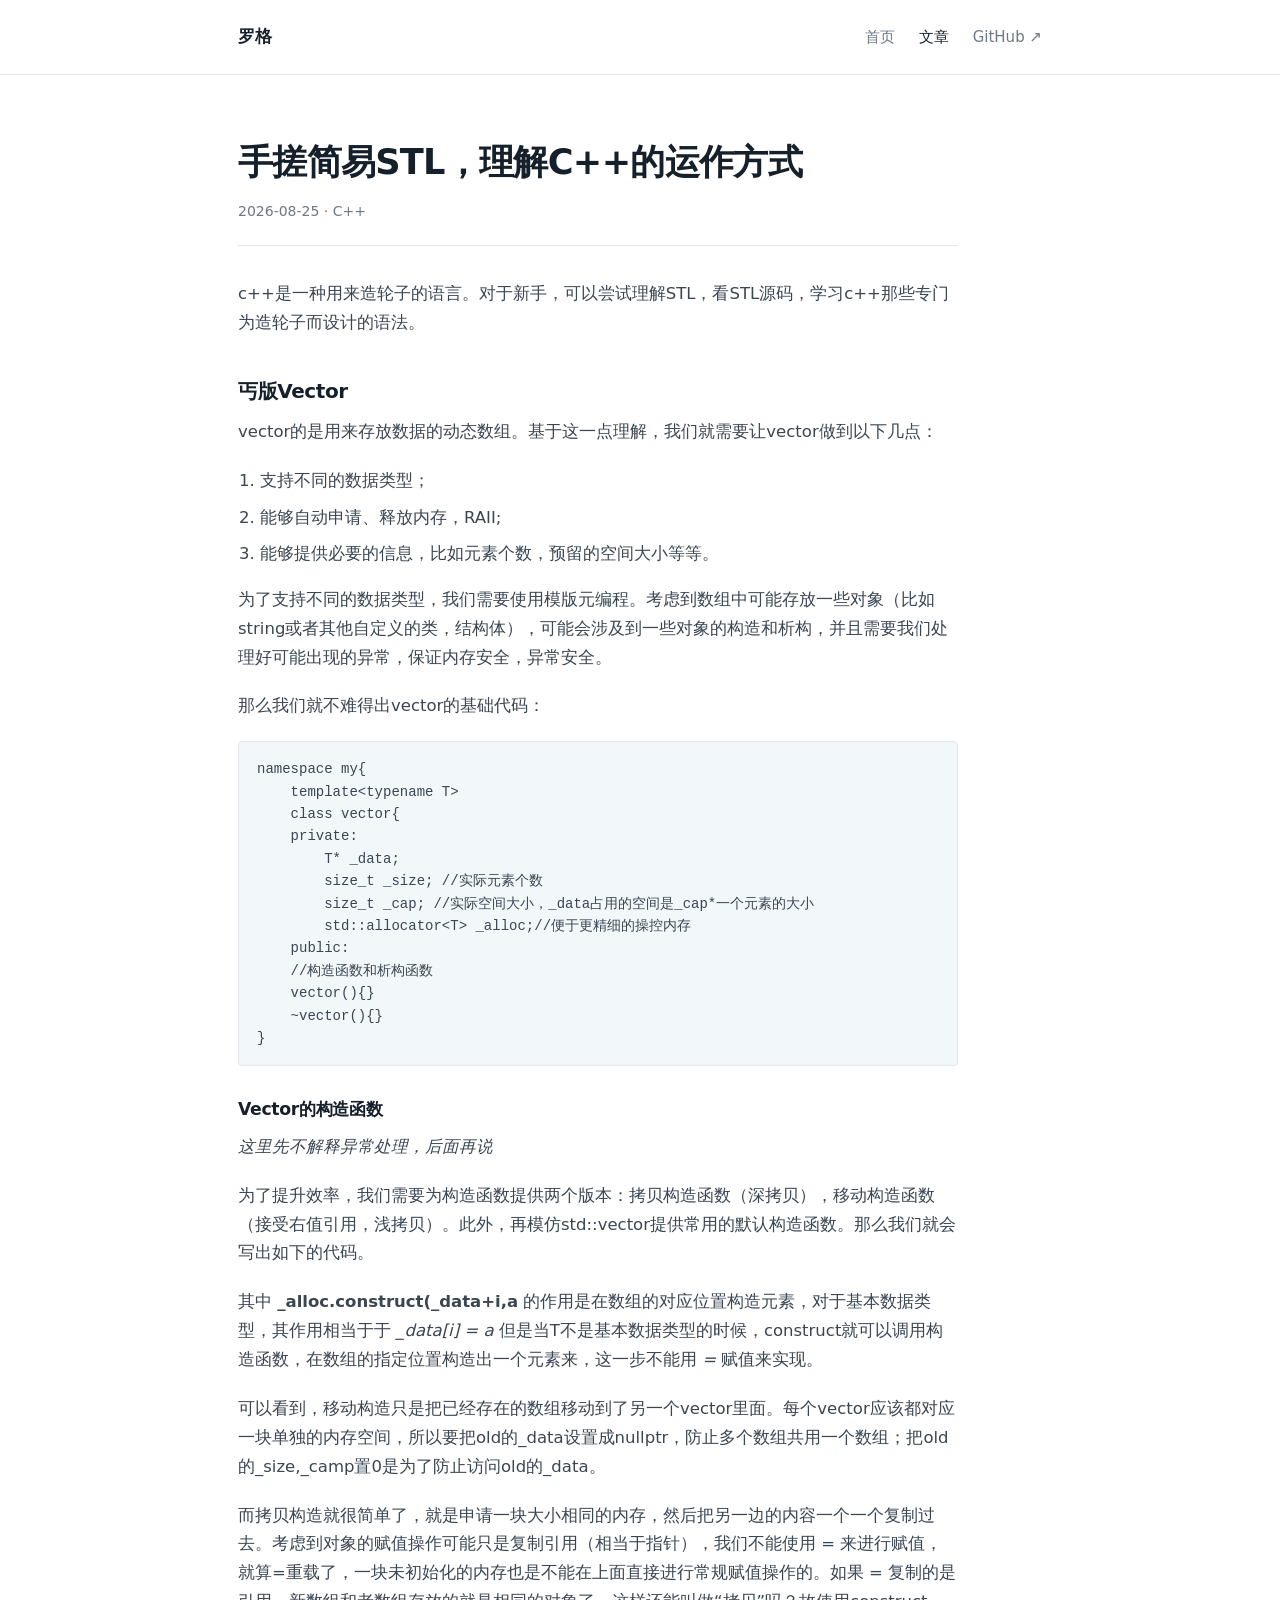
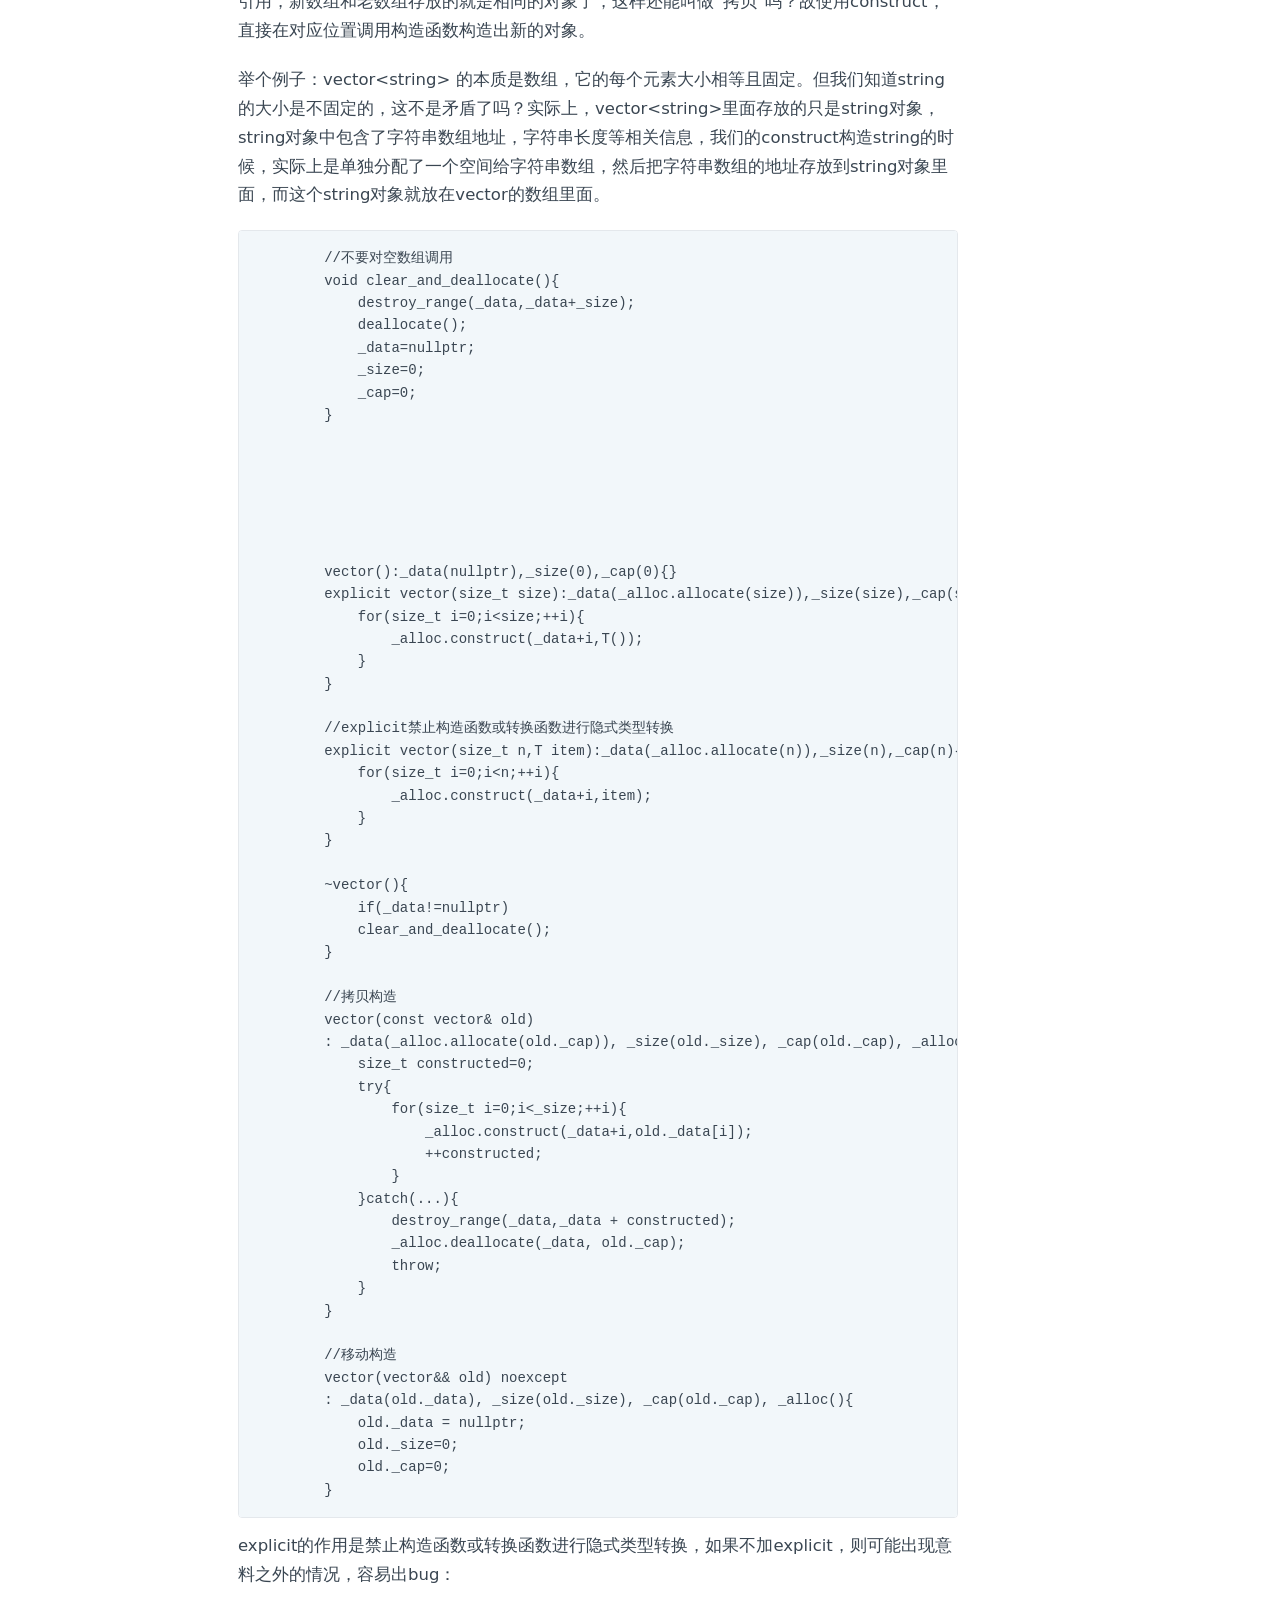
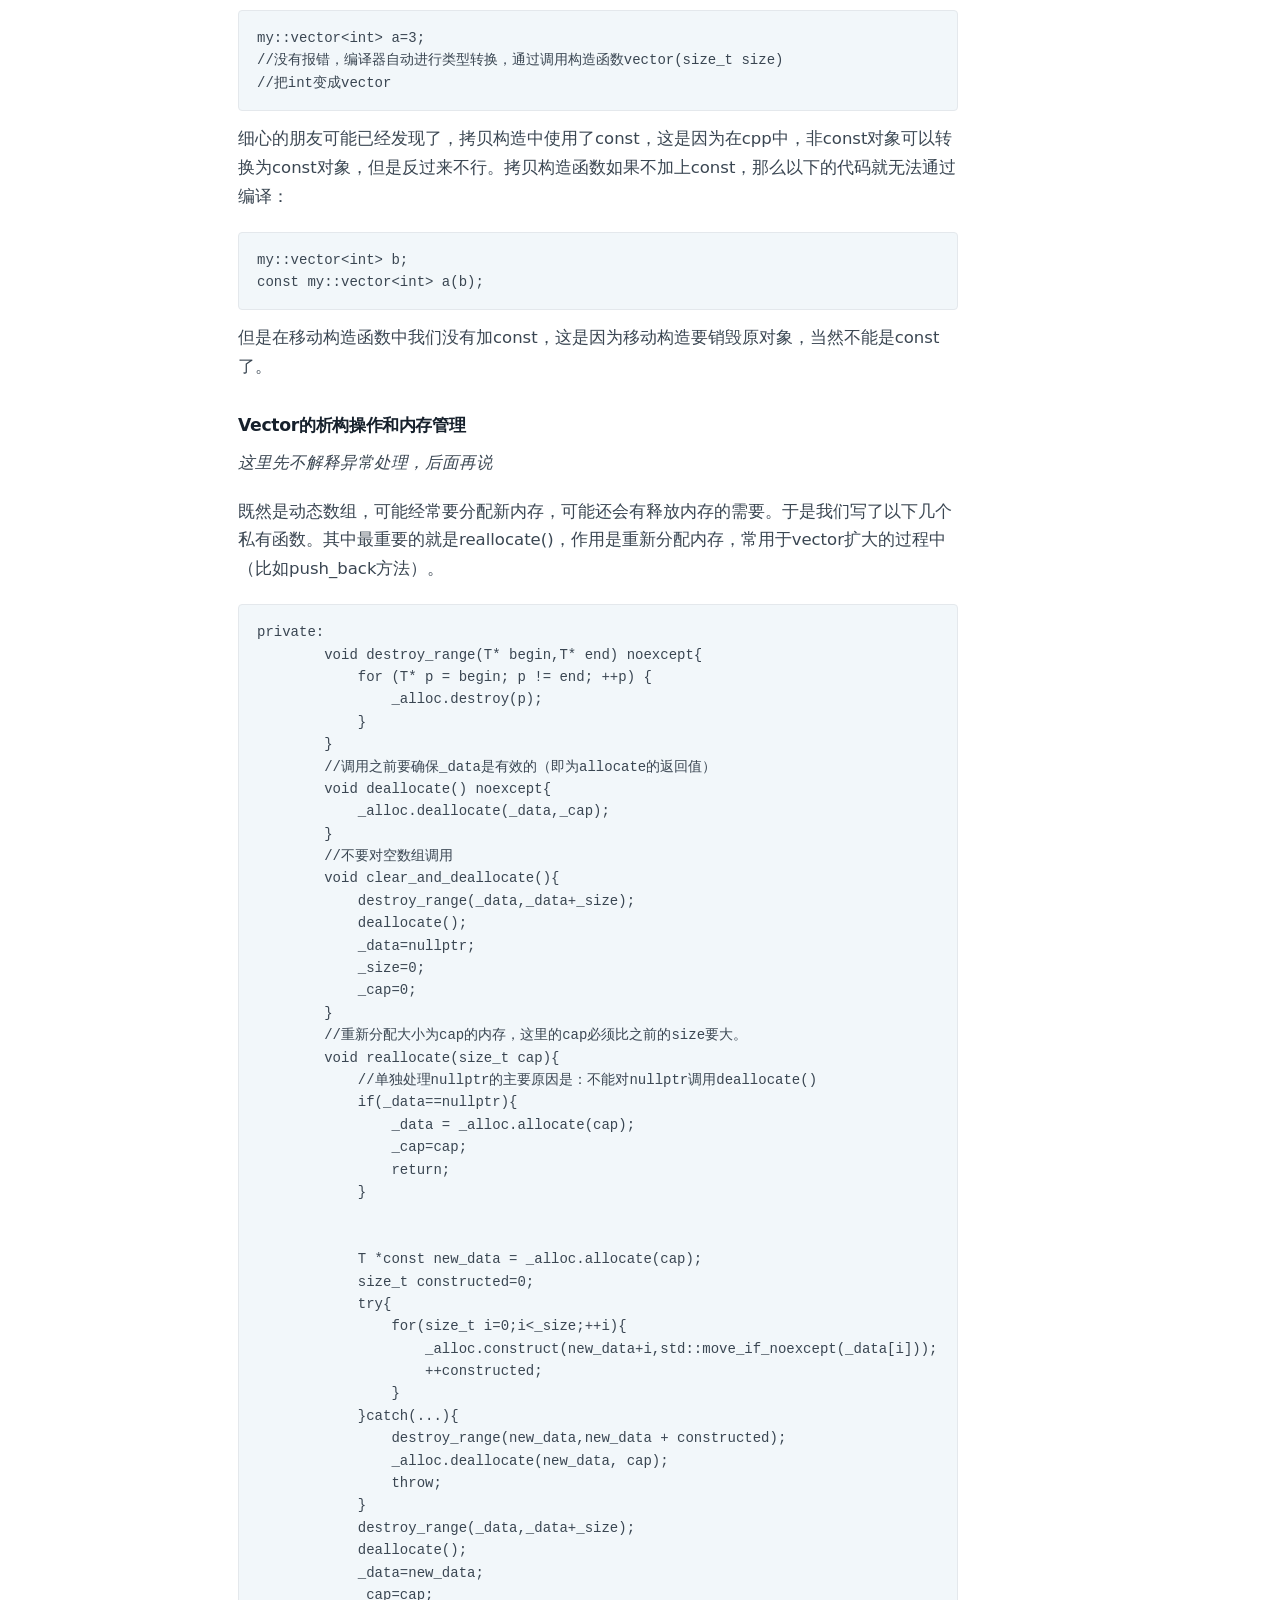
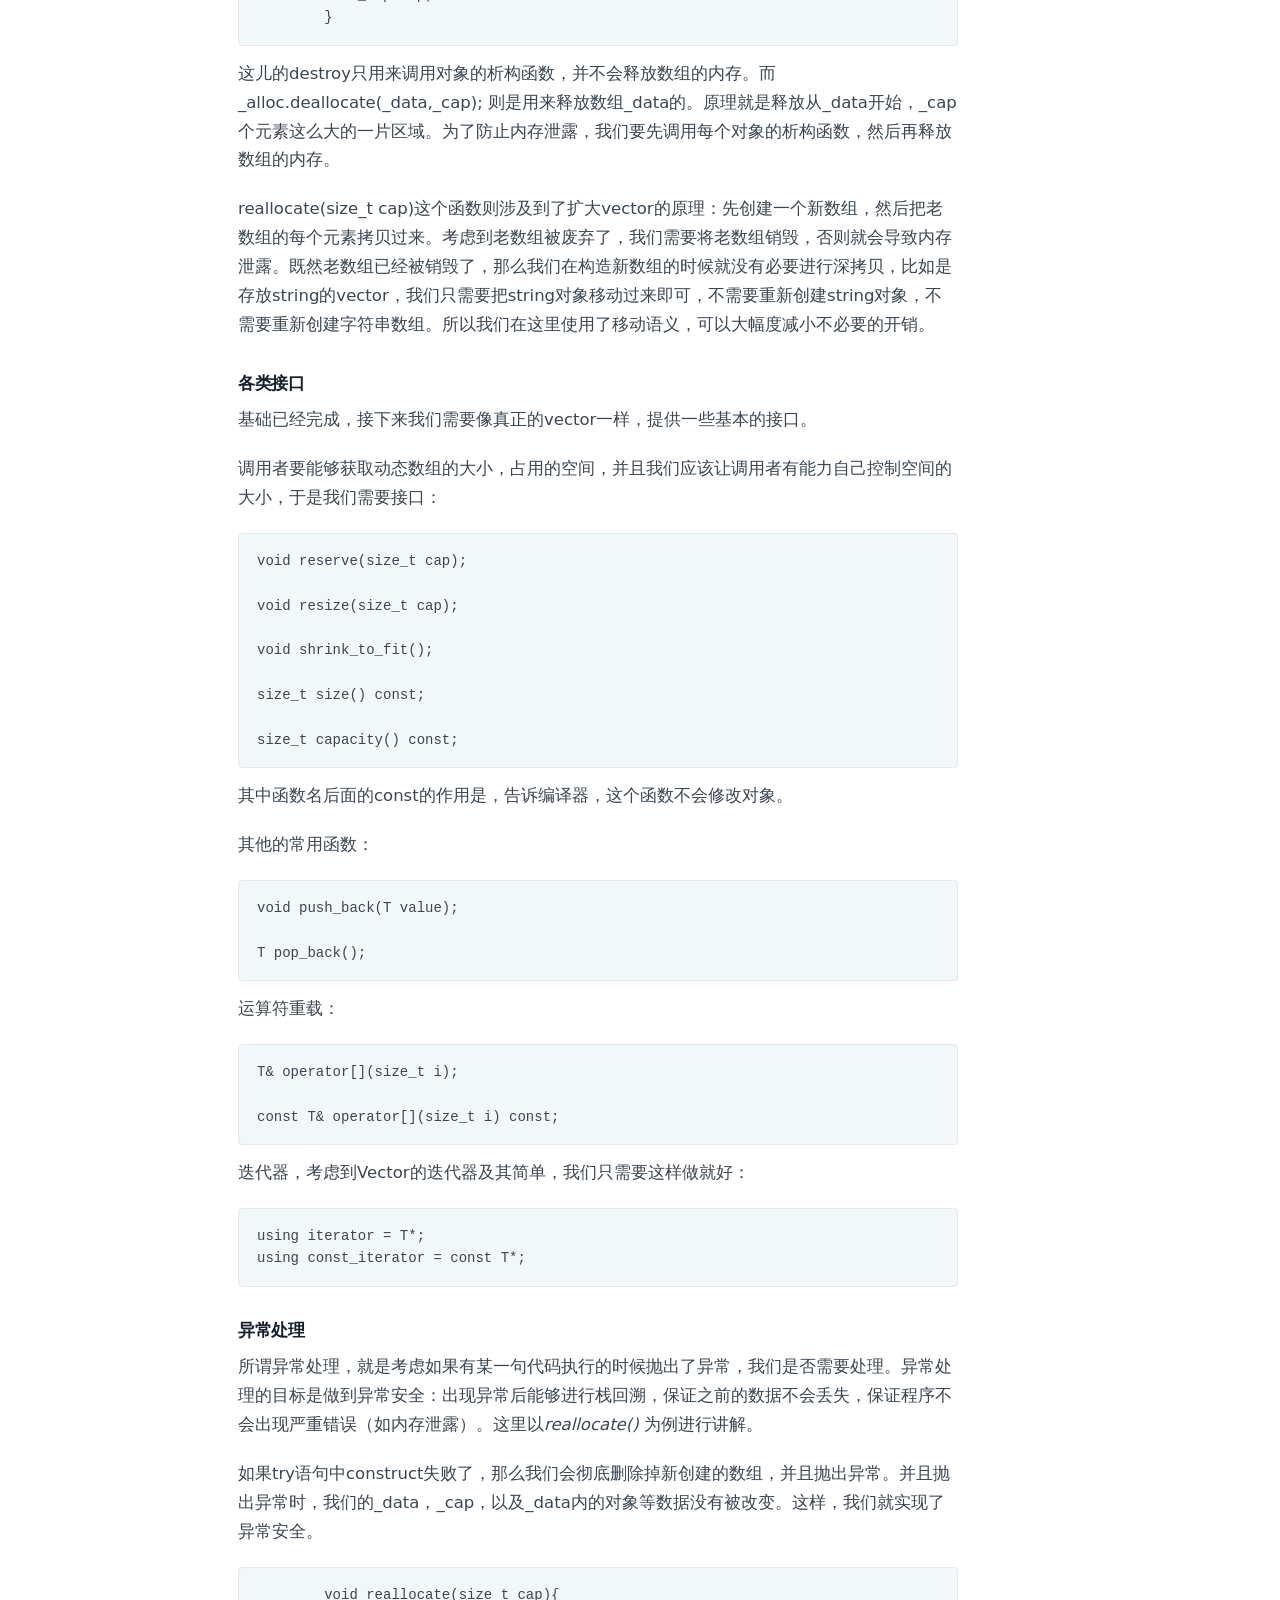
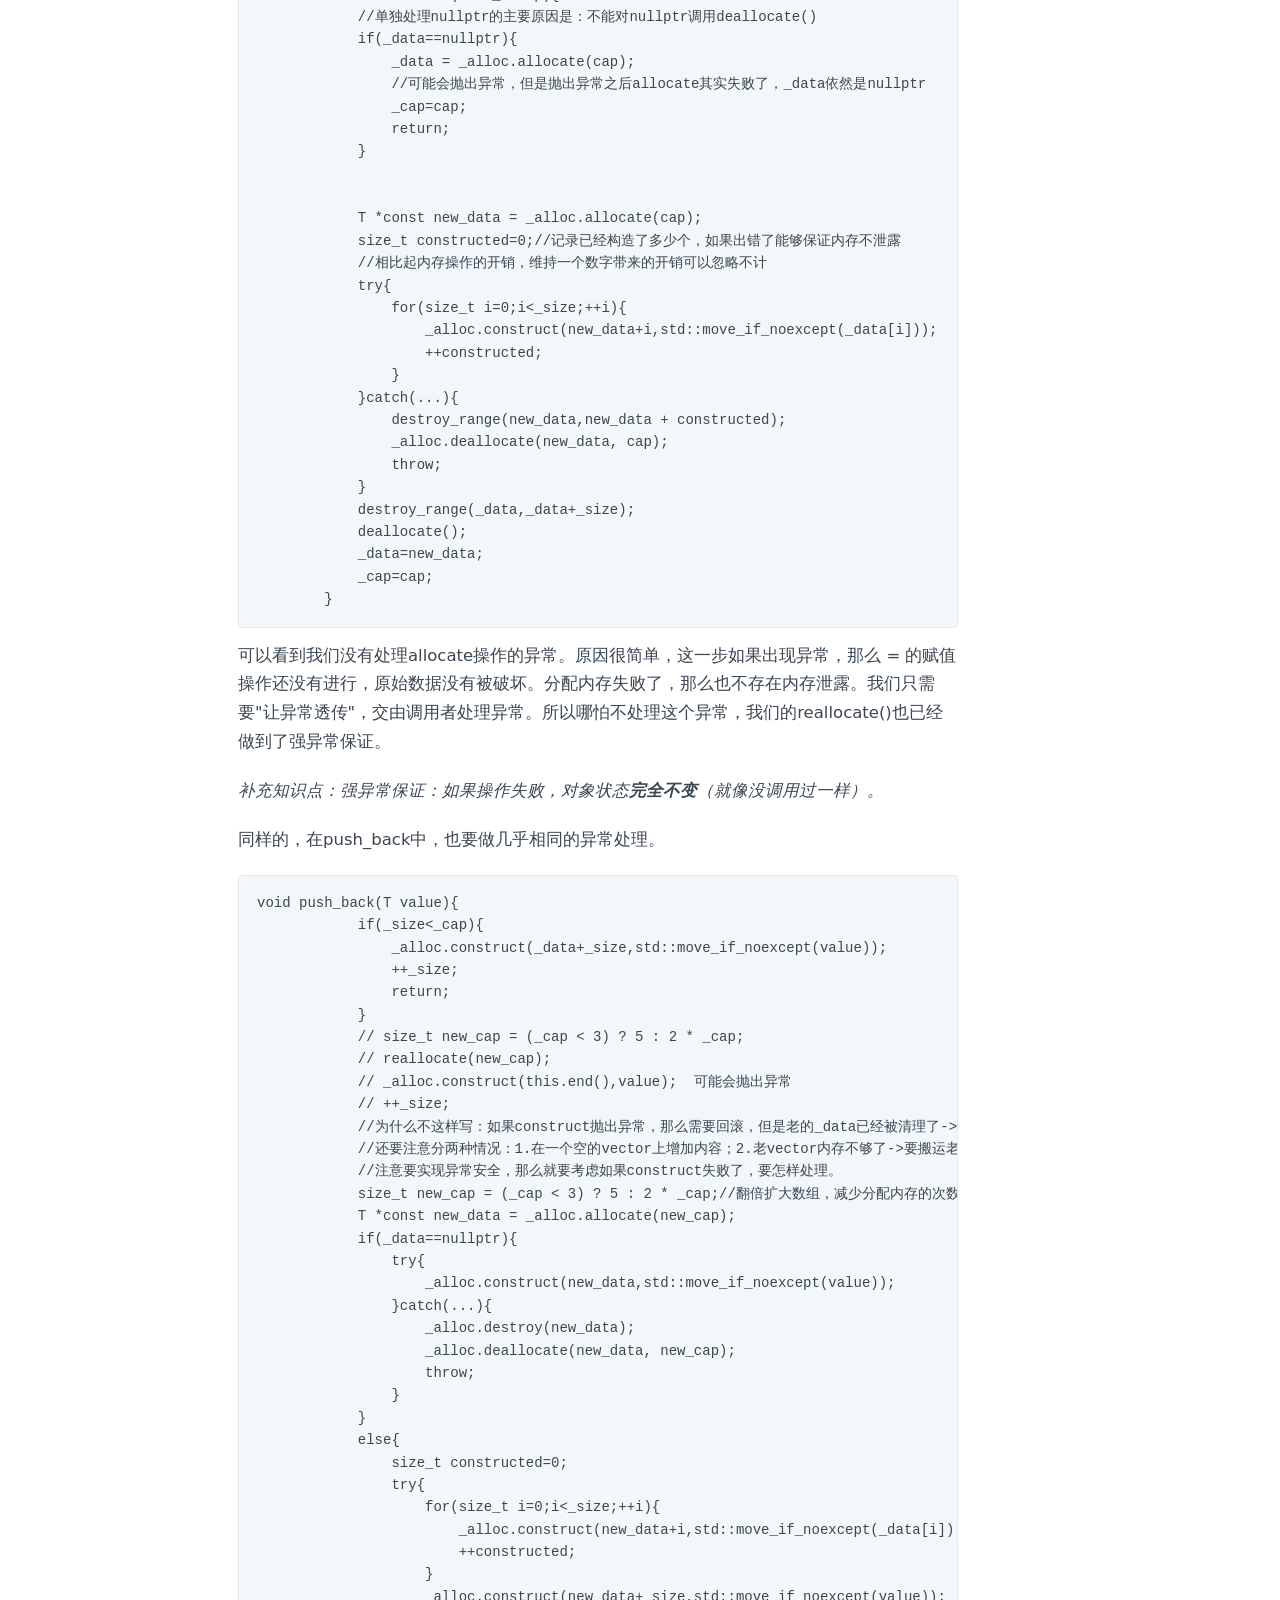
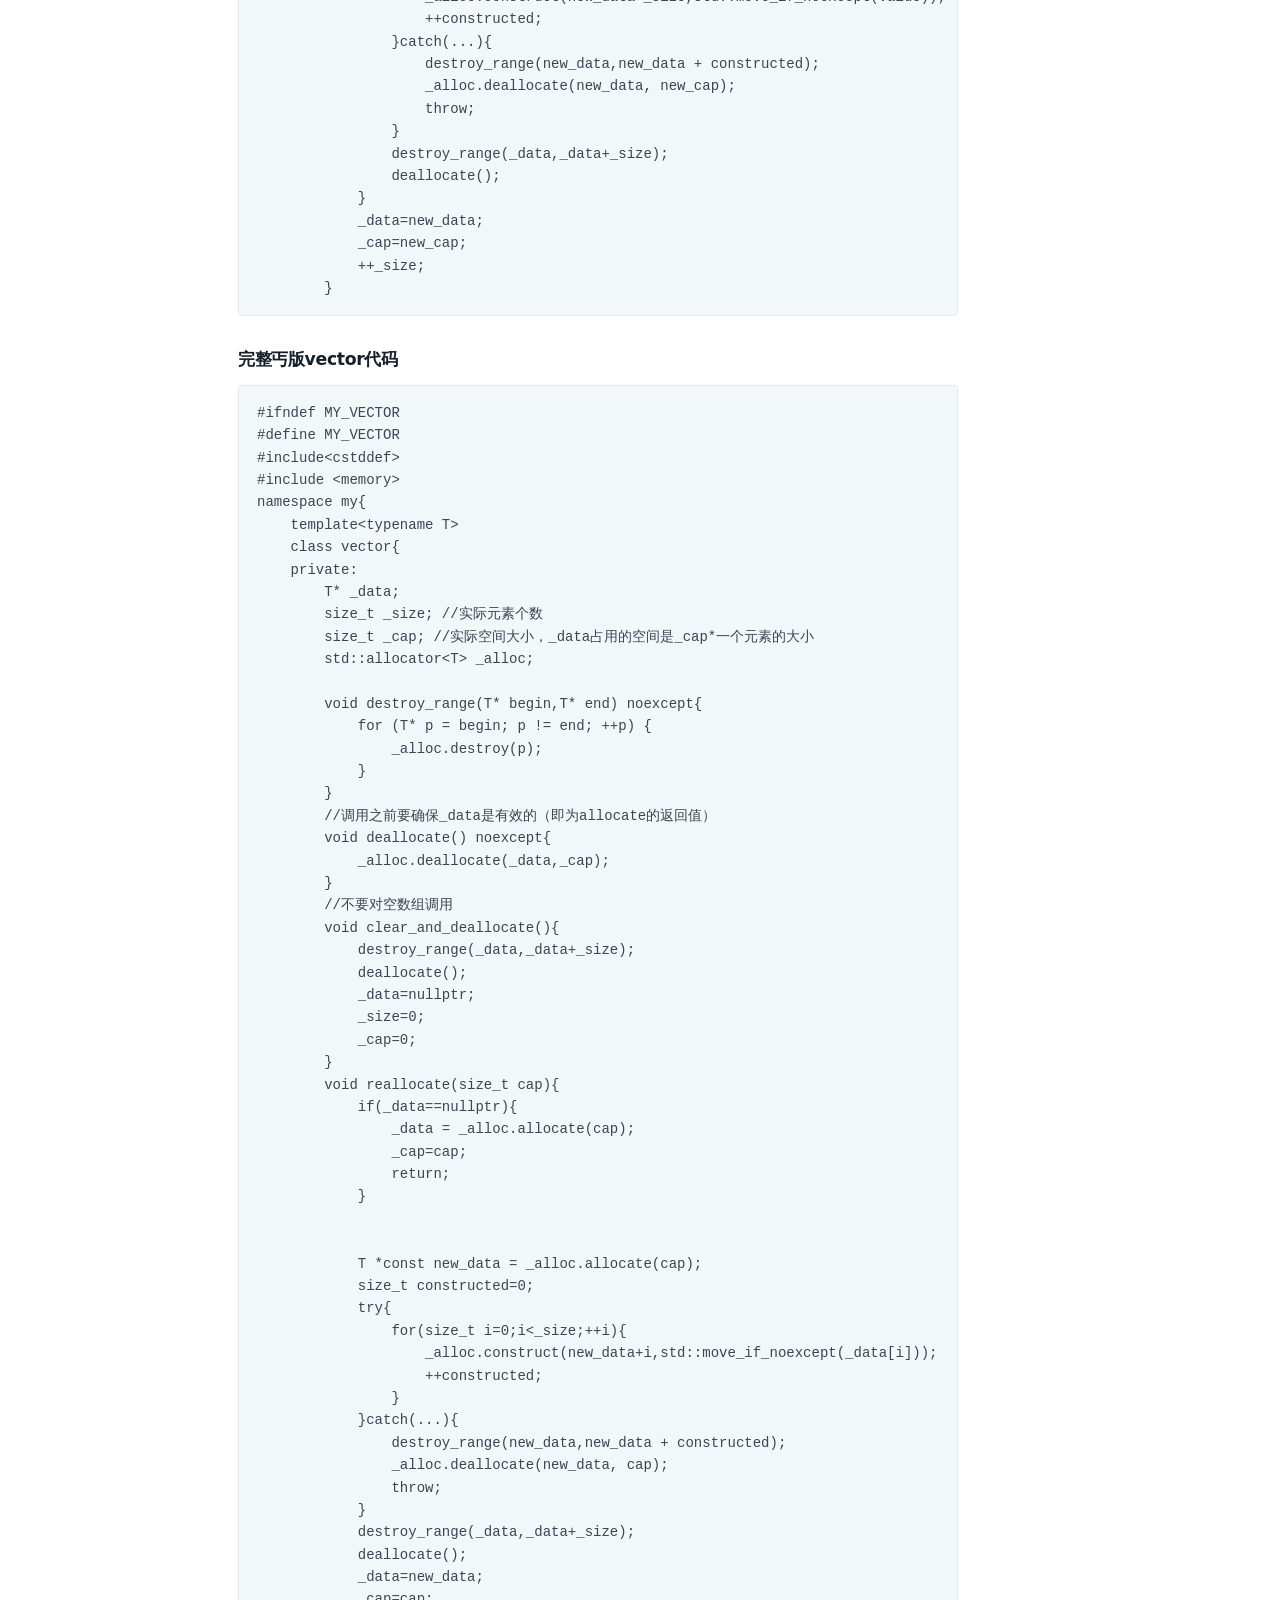
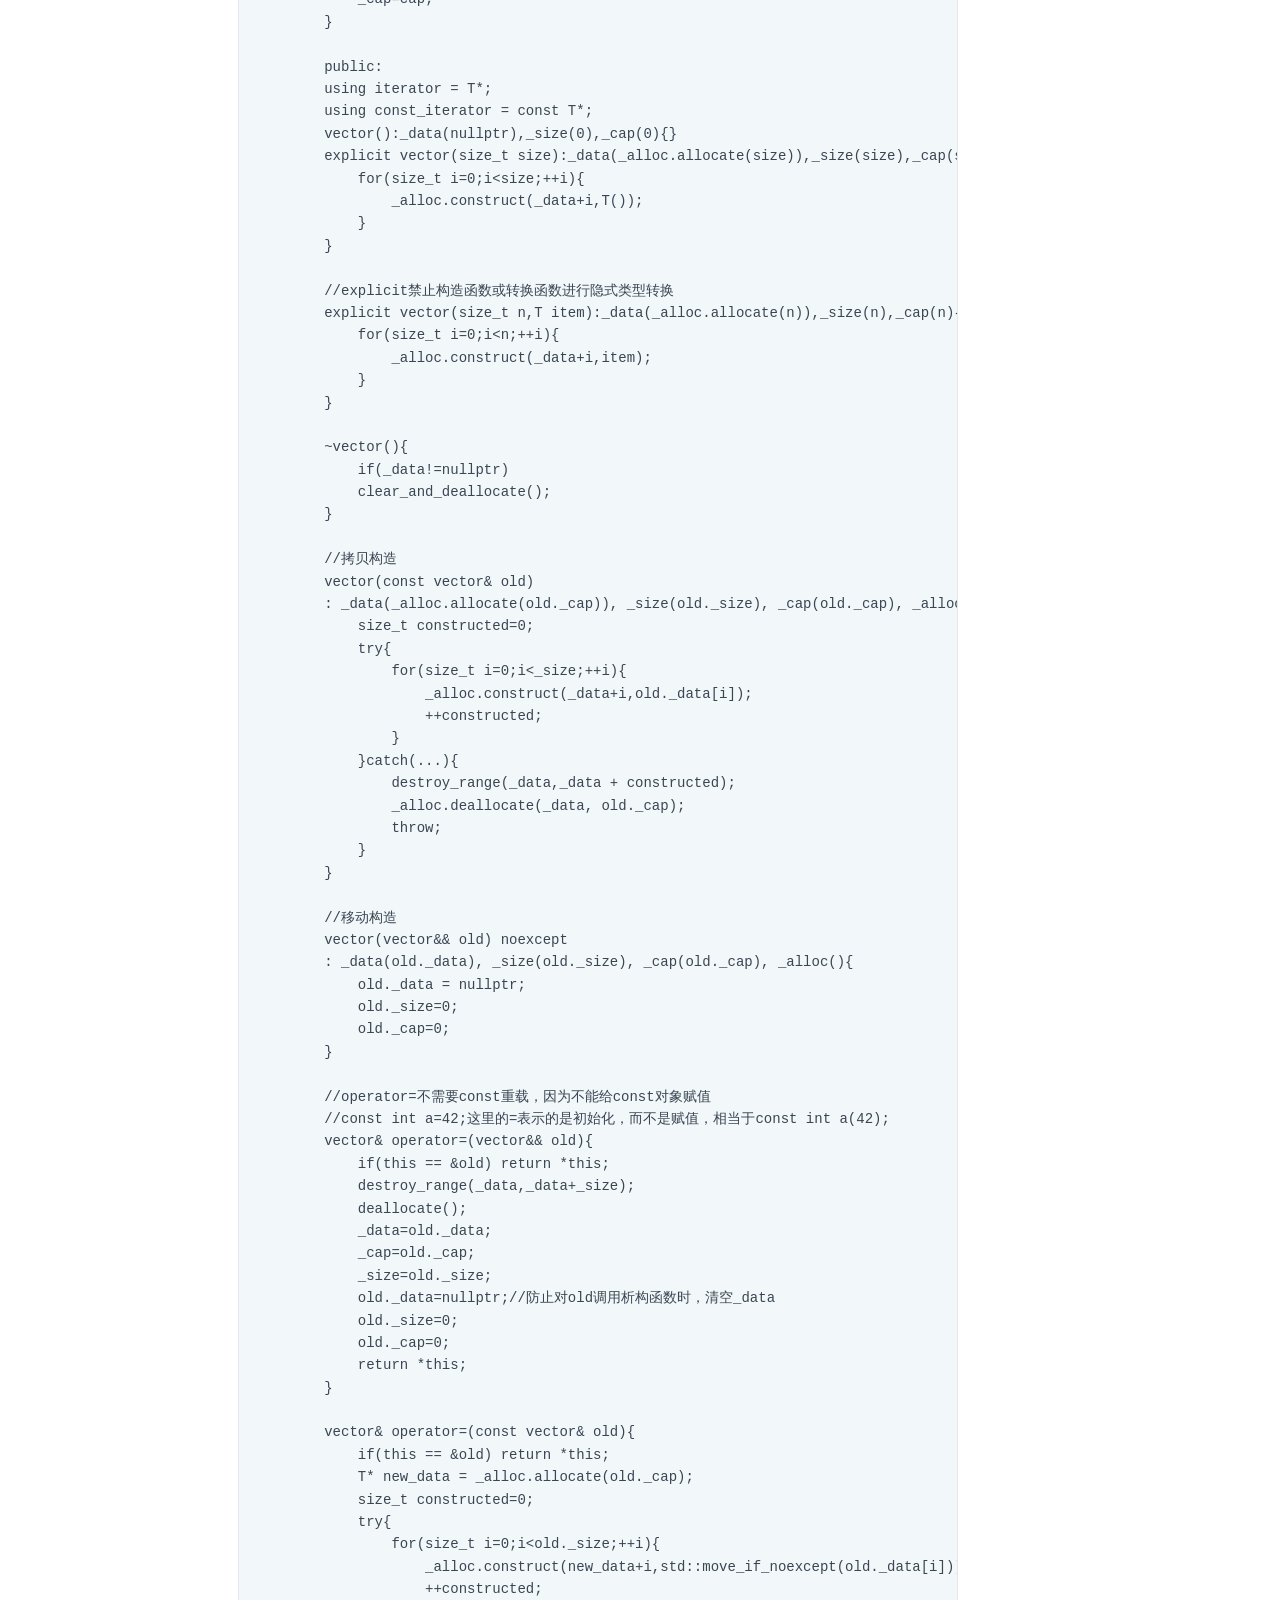
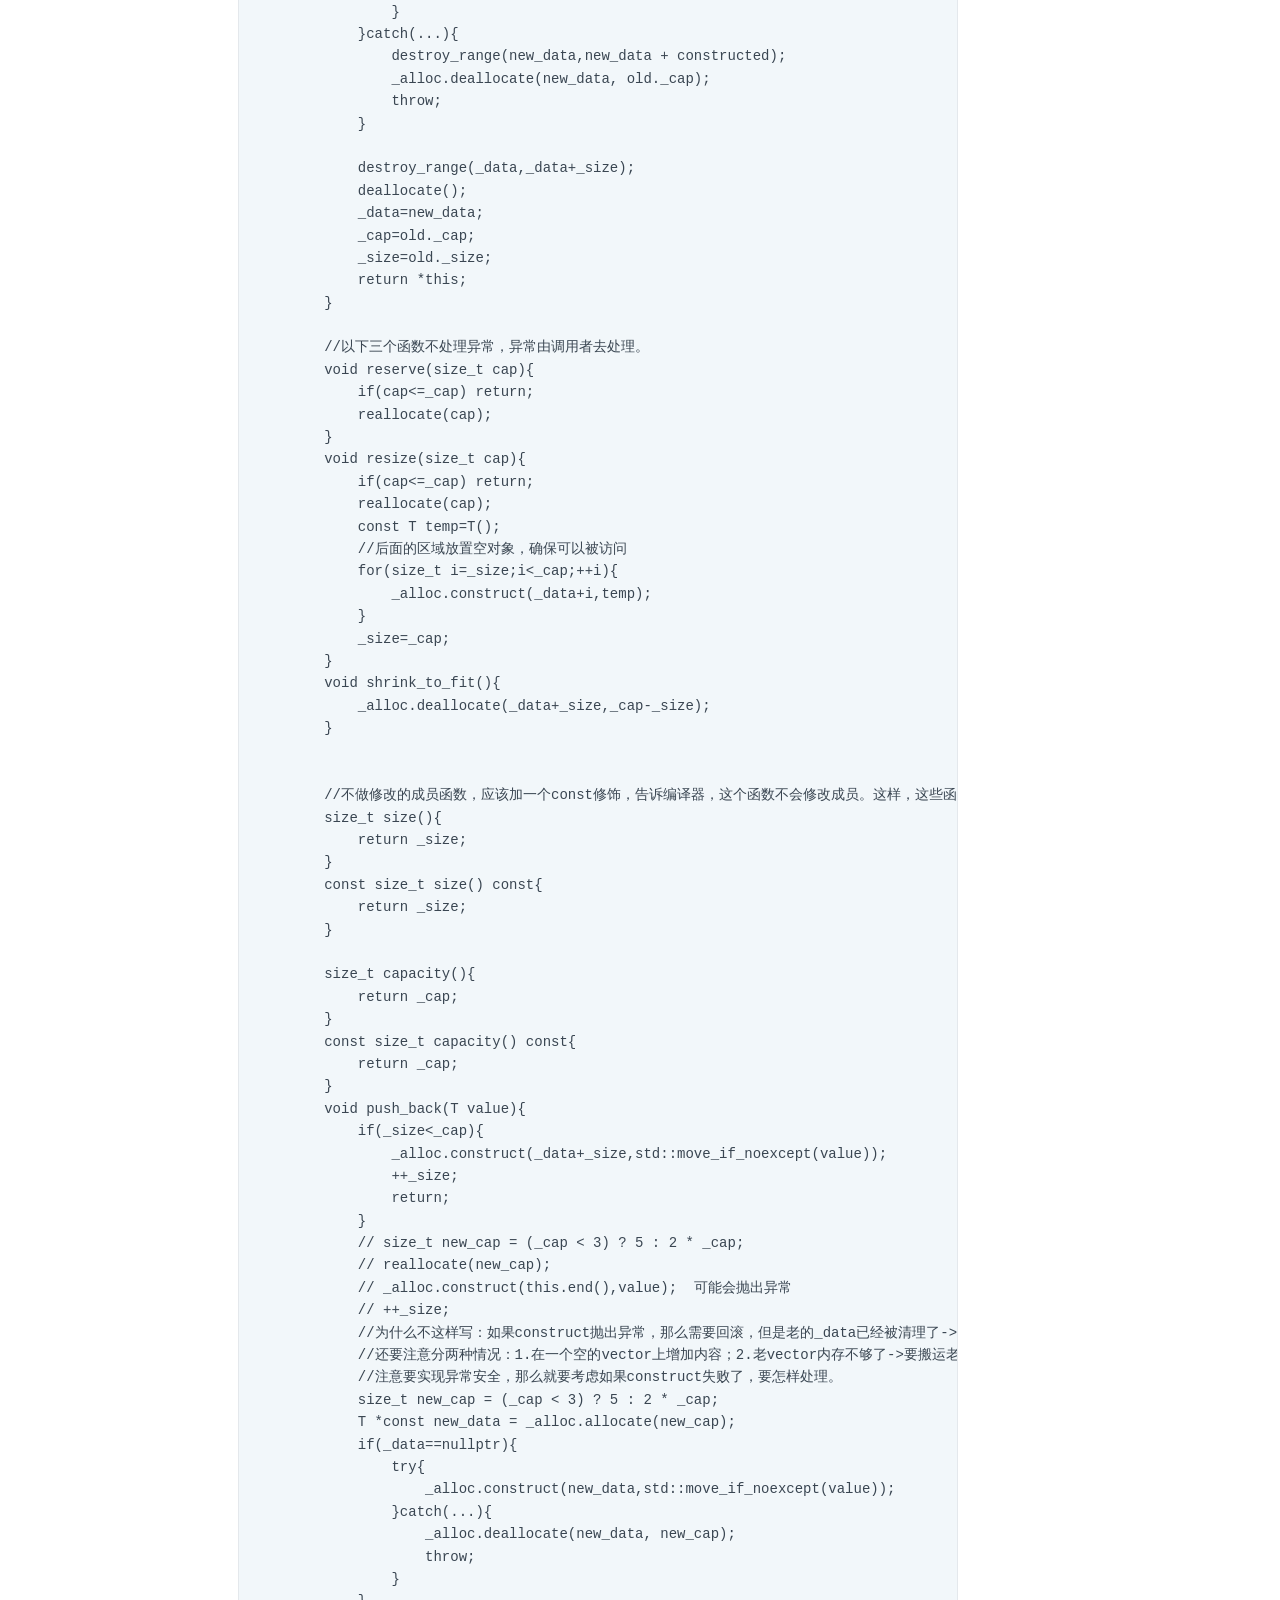
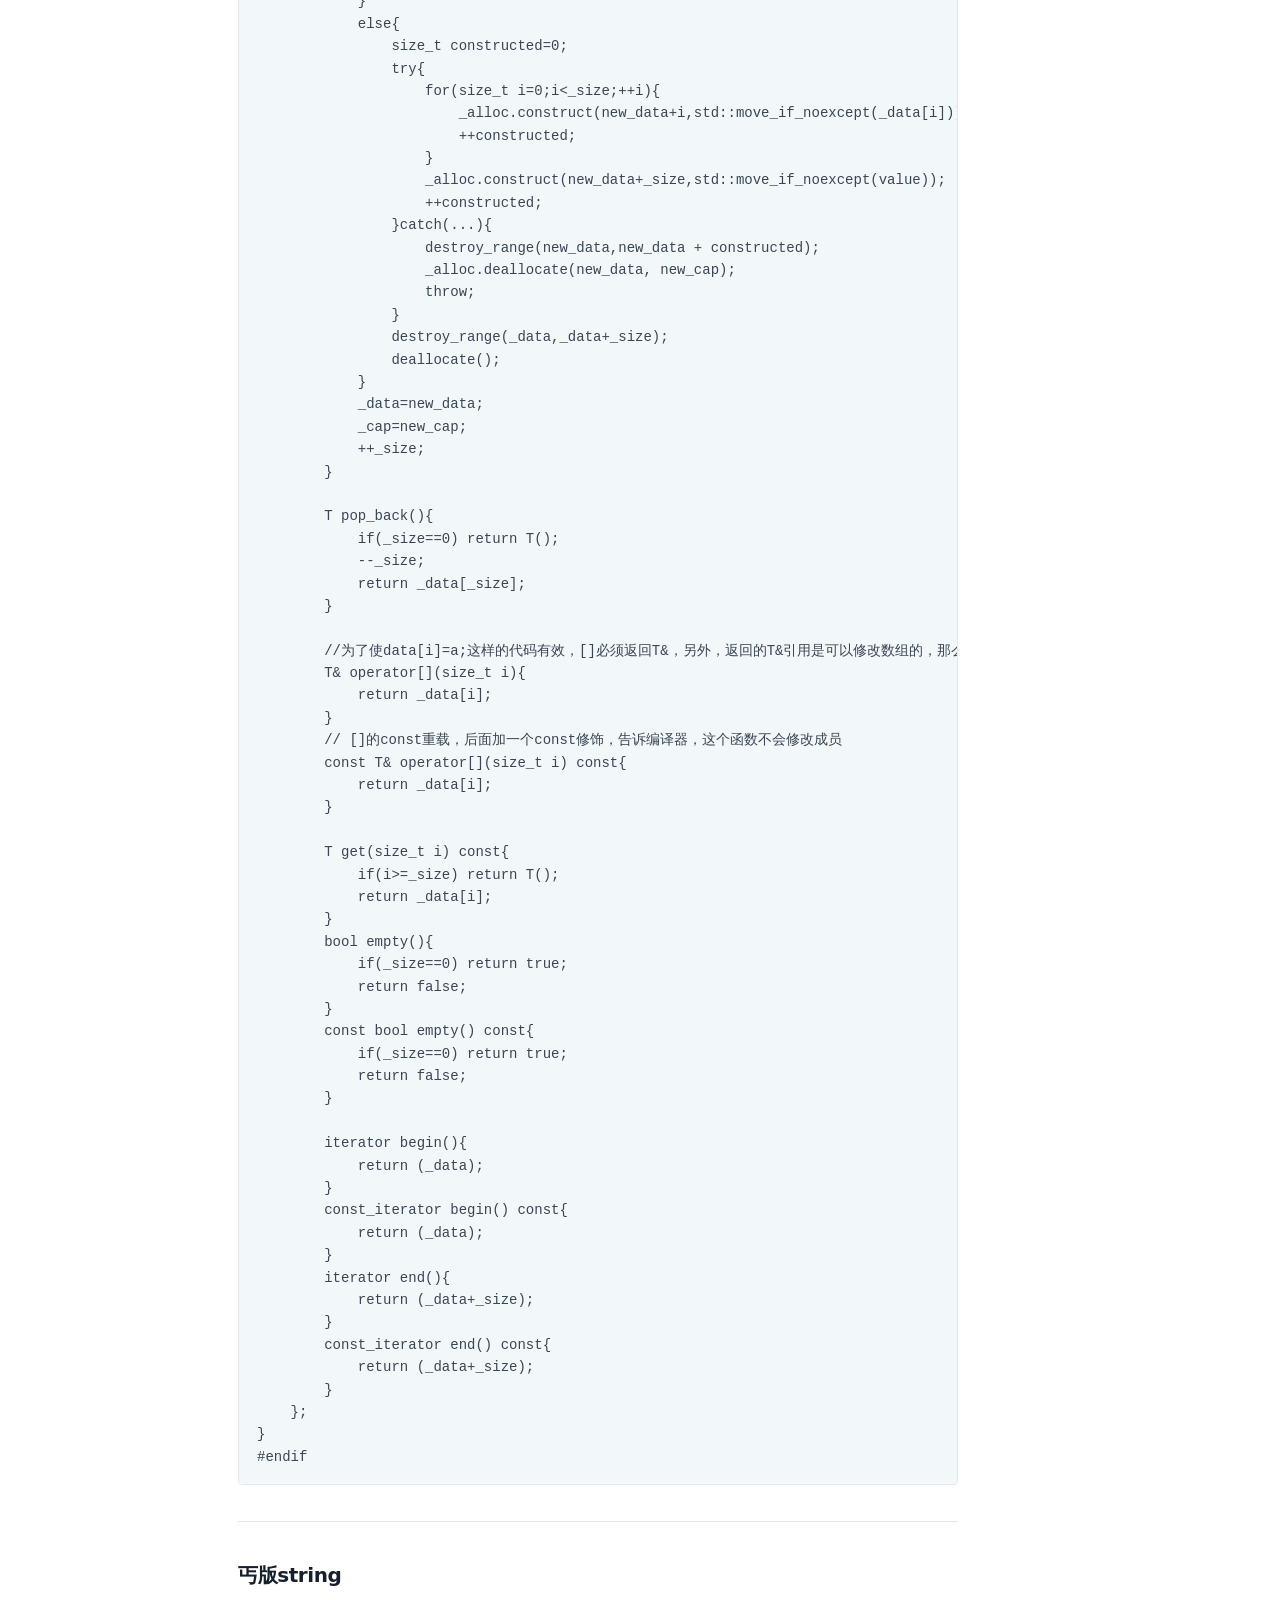
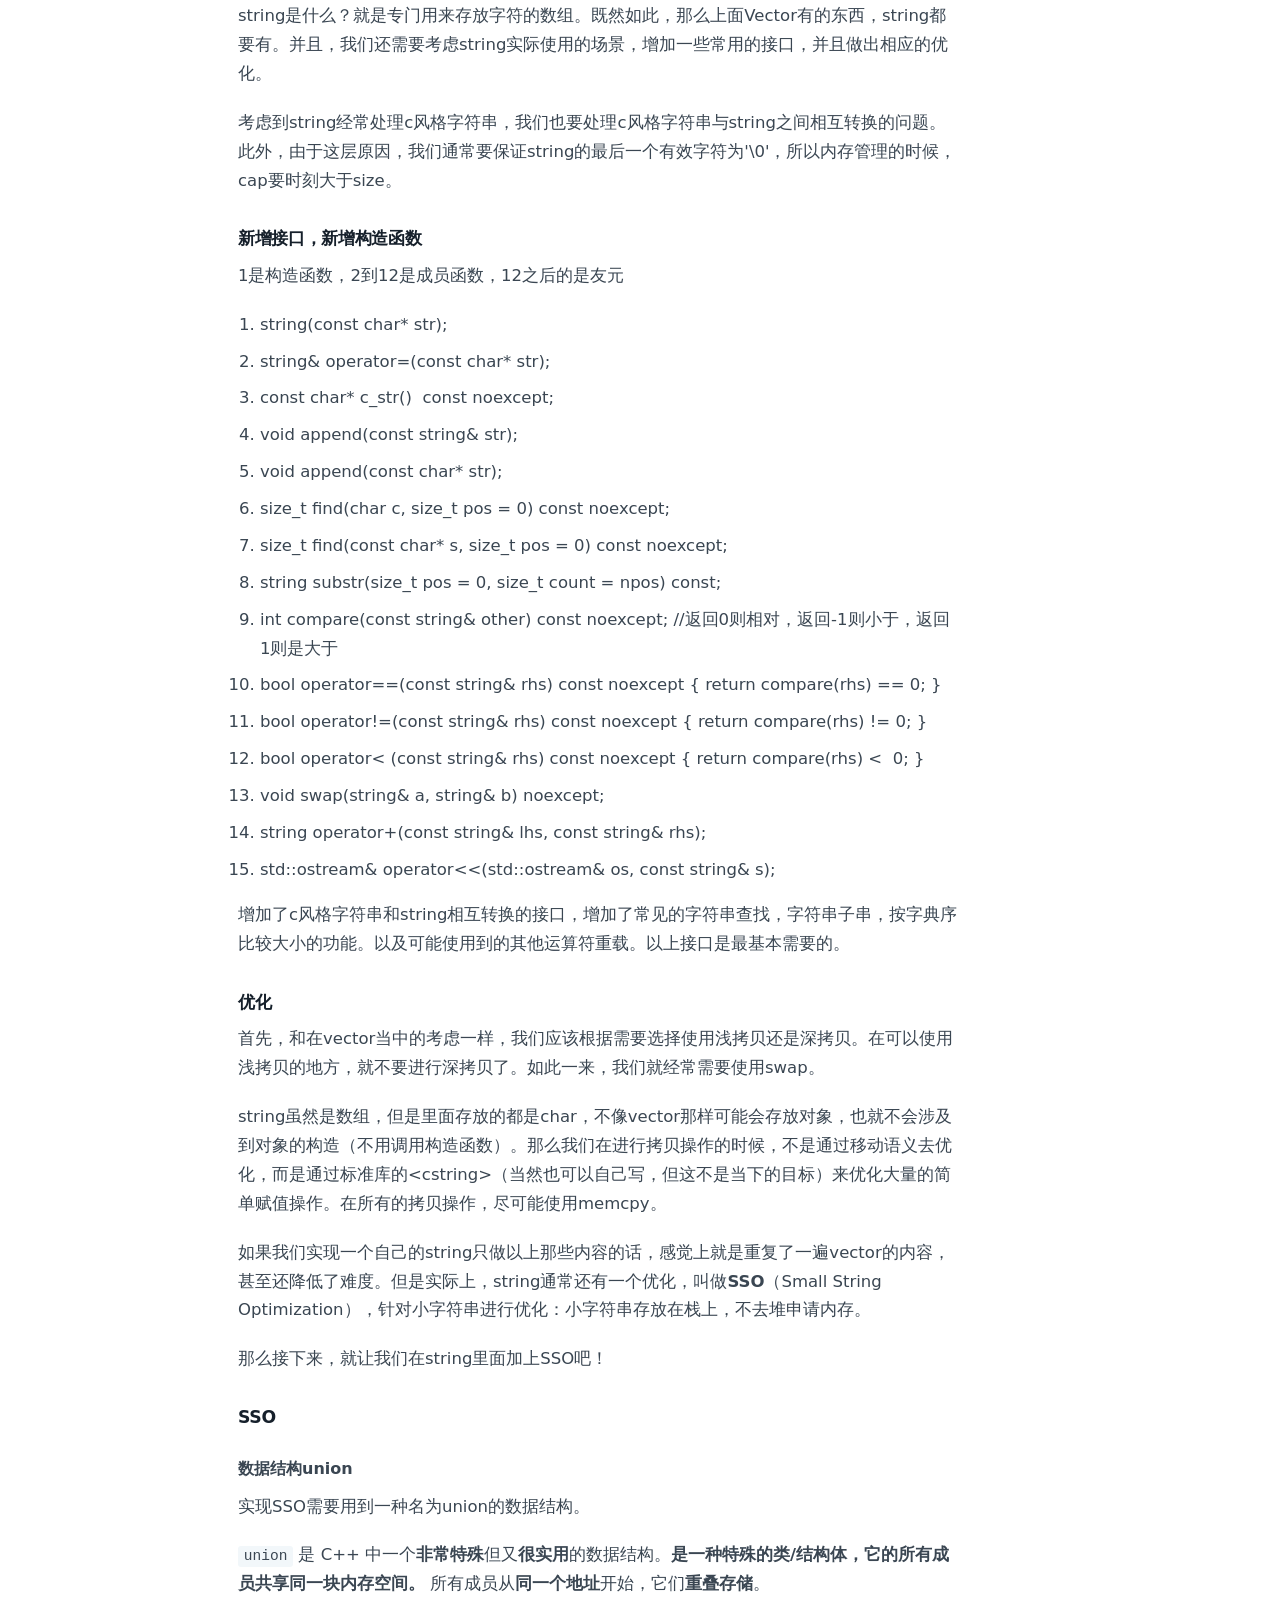
<file: posts/stl-notes.html>
<!doctype html>
<html lang="zh-CN">
<head>
<meta charset="utf-8">
<meta name="viewport" content="width=device-width, initial-scale=1">
<title>手搓简易STL，理解C++的运作方式 · 罗格</title>
<meta name="description" content="自己动手写一遍 vector、list 和迭代器，弄清楚 STL 到底在什么层面上运作。">
<link rel="canonical" href="https://landmark283.github.io/posts/stl-notes.html">
<link rel="icon" href="/favicon.svg" type="image/svg+xml">
<link rel="stylesheet" href="/style.css">
</head>
<body>
<a class="skip" href="#main">跳到正文</a>

<header>
  <nav class="nav" aria-label="主导航">
    <a class="brand" href="/">罗格</a>
    <div class="navlinks">
      <a href="/">首页</a>
      <a href="/blog.html" aria-current="page">文章</a>
      <a href="https://github.com/landmark283">GitHub ↗</a>
    </div>
  </nav>
</header>

<main id="main" class="main">
  <article class="article">
    <h1>手搓简易STL，理解C++的运作方式</h1>
    <p class="meta">2026-08-25 · C++</p>
<p>c++是一种用来造轮子的语言。对于新手，可以尝试理解STL，看STL源码，学习c++那些专门为造轮子而设计的语法。</p>
<h2 id="丐版vector">丐版Vector</h2>
<p>vector的是用来存放数据的动态数组。基于这一点理解，我们就需要让vector做到以下几点：</p>
<ol><li>支持不同的数据类型；</li><li>能够自动申请、释放内存，RAII;</li><li>能够提供必要的信息，比如元素个数，预留的空间大小等等。</li></ol>
<p>为了支持不同的数据类型，我们需要使用模版元编程。考虑到数组中可能存放一些对象（比如string或者其他自定义的类，结构体），可能会涉及到一些对象的构造和析构，并且需要我们处理好可能出现的异常，保证内存安全，异常安全。</p>
<p>那么我们就不难得出vector的基础代码：</p>
<pre><code class="language-cpp">namespace my{
    template&lt;typename T&gt;
    class vector{
    private:
        T* _data;
        size_t _size; //实际元素个数
        size_t _cap; //实际空间大小，_data占用的空间是_cap*一个元素的大小
        std::allocator&lt;T&gt; _alloc;//便于更精细的操控内存
    public:
    //构造函数和析构函数
    vector(){}
    ~vector(){}
}</code></pre>
<h3 id="vector的构造函数">Vector的构造函数</h3>
<p><em>这里先不解释异常处理，后面再说</em></p>
<p>为了提升效率，我们需要为构造函数提供两个版本：拷贝构造函数（深拷贝），移动构造函数（接受右值引用，浅拷贝）。此外，再模仿std::vector提供常用的默认构造函数。那么我们就会写出如下的代码。</p>
<p>其中 <strong>_alloc.construct(_data+i,a</strong> 的作用是在数组的对应位置构造元素，对于基本数据类型，其作用相当于于 <em>_data[i] = a</em> 但是当T不是基本数据类型的时候，construct就可以调用构造函数，在数组的指定位置构造出一个元素来，这一步不能用 <em>=</em> 赋值来实现。</p>
<p>可以看到，移动构造只是把已经存在的数组移动到了另一个vector里面。每个vector应该都对应一块单独的内存空间，所以要把old的_data设置成nullptr，防止多个数组共用一个数组；把old的_size,_camp置0是为了防止访问old的_data。</p>
<p>而拷贝构造就很简单了，就是申请一块大小相同的内存，然后把另一边的内容一个一个复制过去。考虑到对象的赋值操作可能只是复制引用（相当于指针），我们不能使用 = 来进行赋值，就算=重载了，一块未初始化的内存也是不能在上面直接进行常规赋值操作的。如果 = 复制的是引用，新数组和老数组存放的就是相同的对象了，这样还能叫做“拷贝”吗？故使用construct，直接在对应位置调用构造函数构造出新的对象。</p>
<p>举个例子：vector&lt;string&gt; 的本质是数组，它的每个元素大小相等且固定。但我们知道string的大小是不固定的，这不是矛盾了吗？实际上，vector&lt;string&gt;里面存放的只是string对象，string对象中包含了字符串数组地址，字符串长度等相关信息，我们的construct构造string的时候，实际上是单独分配了一个空间给字符串数组，然后把字符串数组的地址存放到string对象里面，而这个string对象就放在vector的数组里面。</p>
<pre><code class="language-cpp">        //不要对空数组调用
        void clear_and_deallocate(){
            destroy_range(_data,_data+_size);
            deallocate();
            _data=nullptr;
            _size=0;
            _cap=0;
        }






        vector():_data(nullptr),_size(0),_cap(0){}
        explicit vector(size_t size):_data(_alloc.allocate(size)),_size(size),_cap(size){
            for(size_t i=0;i&lt;size;++i){
                _alloc.construct(_data+i,T());
            }
        }

        //explicit禁止构造函数或转换函数进行隐式类型转换
        explicit vector(size_t n,T item):_data(_alloc.allocate(n)),_size(n),_cap(n){
            for(size_t i=0;i&lt;n;++i){
                _alloc.construct(_data+i,item);
            }
        }

        ~vector(){
            if(_data!=nullptr)
            clear_and_deallocate();
        }

        //拷贝构造
        vector(const vector&amp; old)
        : _data(_alloc.allocate(old._cap)), _size(old._size), _cap(old._cap), _alloc(){
            size_t constructed=0;
            try{
                for(size_t i=0;i&lt;_size;++i){
                    _alloc.construct(_data+i,old._data[i]);
                    ++constructed;
                }
            }catch(...){
                destroy_range(_data,_data + constructed);
                _alloc.deallocate(_data, old._cap);
                throw;
            }
        }

        //移动构造
        vector(vector&amp;&amp; old) noexcept
        : _data(old._data), _size(old._size), _cap(old._cap), _alloc(){
            old._data = nullptr;
            old._size=0;
            old._cap=0;
        }</code></pre>
<p>explicit的作用是禁止构造函数或转换函数进行隐式类型转换，如果不加explicit，则可能出现意料之外的情况，容易出bug：</p>
<pre><code class="language-cpp">my::vector&lt;int&gt; a=3;
//没有报错，编译器自动进行类型转换，通过调用构造函数vector(size_t size)
//把int变成vector</code></pre>
<p>细心的朋友可能已经发现了，拷贝构造中使用了const，这是因为在cpp中，非const对象可以转换为const对象，但是反过来不行。拷贝构造函数如果不加上const，那么以下的代码就无法通过编译：</p>
<pre><code class="language-cpp">my::vector&lt;int&gt; b;
const my::vector&lt;int&gt; a(b);</code></pre>
<p>但是在移动构造函数中我们没有加const，这是因为移动构造要销毁原对象，当然不能是const了。</p>
<h3 id="vector的析构操作和内存管理">Vector的析构操作和内存管理</h3>
<p><em>这里先不解释异常处理，后面再说</em></p>
<p>既然是动态数组，可能经常要分配新内存，可能还会有释放内存的需要。于是我们写了以下几个私有函数。其中最重要的就是reallocate()，作用是重新分配内存，常用于vector扩大的过程中（比如push_back方法）。</p>
<pre><code class="language-cpp">private:
        void destroy_range(T* begin,T* end) noexcept{
            for (T* p = begin; p != end; ++p) {
                _alloc.destroy(p);
            }
        }
        //调用之前要确保_data是有效的（即为allocate的返回值）
        void deallocate() noexcept{
            _alloc.deallocate(_data,_cap);
        }
        //不要对空数组调用
        void clear_and_deallocate(){
            destroy_range(_data,_data+_size);
            deallocate();
            _data=nullptr;
            _size=0;
            _cap=0;
        }
        //重新分配大小为cap的内存，这里的cap必须比之前的size要大。
        void reallocate(size_t cap){
            //单独处理nullptr的主要原因是：不能对nullptr调用deallocate()
            if(_data==nullptr){
                _data = _alloc.allocate(cap);
                _cap=cap;
                return;
            }


            T *const new_data = _alloc.allocate(cap);
            size_t constructed=0;
            try{
                for(size_t i=0;i&lt;_size;++i){
                    _alloc.construct(new_data+i,std::move_if_noexcept(_data[i]));
                    ++constructed;
                }
            }catch(...){
                destroy_range(new_data,new_data + constructed);
                _alloc.deallocate(new_data, cap);
                throw;
            }
            destroy_range(_data,_data+_size);
            deallocate();
            _data=new_data;
            _cap=cap;
        }</code></pre>
<p>这儿的destroy只用来调用对象的析构函数，并不会释放数组的内存。而 _alloc.deallocate(_data,_cap); 则是用来释放数组_data的。原理就是释放从_data开始，_cap个元素这么大的一片区域。为了防止内存泄露，我们要先调用每个对象的析构函数，然后再释放数组的内存。</p>
<p>reallocate(size_t cap)这个函数则涉及到了扩大vector的原理：先创建一个新数组，然后把老数组的每个元素拷贝过来。考虑到老数组被废弃了，我们需要将老数组销毁，否则就会导致内存泄露。既然老数组已经被销毁了，那么我们在构造新数组的时候就没有必要进行深拷贝，比如是存放string的vector，我们只需要把string对象移动过来即可，不需要重新创建string对象，不需要重新创建字符串数组。所以我们在这里使用了移动语义，可以大幅度减小不必要的开销。</p>
<h3 id="各类接口">各类接口</h3>
<p>基础已经完成，接下来我们需要像真正的vector一样，提供一些基本的接口。</p>
<p>调用者要能够获取动态数组的大小，占用的空间，并且我们应该让调用者有能力自己控制空间的大小，于是我们需要接口：</p>
<pre><code class="language-cpp">void reserve(size_t cap);

void resize(size_t cap);

void shrink_to_fit();

size_t size() const;

size_t capacity() const;</code></pre>
<p>其中函数名后面的const的作用是，告诉编译器，这个函数不会修改对象。</p>
<p>其他的常用函数：</p>
<pre><code class="language-cpp">void push_back(T value);

T pop_back();</code></pre>
<p>运算符重载：</p>
<pre><code class="language-cpp">T&amp; operator[](size_t i);

const T&amp; operator[](size_t i) const;</code></pre>
<p>迭代器，考虑到Vector的迭代器及其简单，我们只需要这样做就好：</p>
<pre><code class="language-cpp">using iterator = T*;
using const_iterator = const T*;</code></pre>
<h3 id="异常处理">异常处理</h3>
<p>所谓异常处理，就是考虑如果有某一句代码执行的时候抛出了异常，我们是否需要处理。异常处理的目标是做到异常安全：出现异常后能够进行栈回溯，保证之前的数据不会丢失，保证程序不会出现严重错误（如内存泄露）。这里以<em>reallocate()</em> 为例进行讲解。</p>
<p>如果try语句中construct失败了，那么我们会彻底删除掉新创建的数组，并且抛出异常。并且抛出异常时，我们的_data，_cap，以及_data内的对象等数据没有被改变。这样，我们就实现了异常安全。</p>
<pre><code class="language-cpp">        void reallocate(size_t cap){
            //单独处理nullptr的主要原因是：不能对nullptr调用deallocate()
            if(_data==nullptr){
                _data = _alloc.allocate(cap); 
                //可能会抛出异常，但是抛出异常之后allocate其实失败了，_data依然是nullptr
                _cap=cap;
                return;
            }


            T *const new_data = _alloc.allocate(cap);
            size_t constructed=0;//记录已经构造了多少个，如果出错了能够保证内存不泄露
            //相比起内存操作的开销，维持一个数字带来的开销可以忽略不计
            try{
                for(size_t i=0;i&lt;_size;++i){
                    _alloc.construct(new_data+i,std::move_if_noexcept(_data[i]));
                    ++constructed;
                }
            }catch(...){
                destroy_range(new_data,new_data + constructed);
                _alloc.deallocate(new_data, cap);
                throw;
            }
            destroy_range(_data,_data+_size);
            deallocate();
            _data=new_data;
            _cap=cap;
        }</code></pre>
<p>可以看到我们没有处理allocate操作的异常。原因很简单，这一步如果出现异常，那么 = 的赋值操作还没有进行，原始数据没有被破坏。分配内存失败了，那么也不存在内存泄露。我们只需要"让异常透传"，交由调用者处理异常。所以哪怕不处理这个异常，我们的reallocate()也已经做到了强异常保证。</p>
<p><em>补充知识点：强异常保证：如果操作失败，对象状态<strong>完全不变</strong>（就像没调用过一样）。</em></p>
<p>同样的，在push_back中，也要做几乎相同的异常处理。</p>
<pre><code class="language-cpp">void push_back(T value){
            if(_size&lt;_cap){
                _alloc.construct(_data+_size,std::move_if_noexcept(value));
                ++_size;
                return;
            }
            // size_t new_cap = (_cap &lt; 3) ? 5 : 2 * _cap;
            // reallocate(new_cap);
            // _alloc.construct(this.end(),value);  可能会抛出异常
            // ++_size;
            //为什么不这样写：如果construct抛出异常，那么需要回滚，但是老的_data已经被清理了-&gt;异常不安全
            //还要注意分两种情况：1.在一个空的vector上增加内容；2.老vector内存不够了-&gt;要搬运老数据，要销毁老数组。
            //注意要实现异常安全，那么就要考虑如果construct失败了，要怎样处理。
            size_t new_cap = (_cap &lt; 3) ? 5 : 2 * _cap;//翻倍扩大数组，减少分配内存的次数。
            T *const new_data = _alloc.allocate(new_cap);
            if(_data==nullptr){
                try{
                    _alloc.construct(new_data,std::move_if_noexcept(value));
                }catch(...){
                    _alloc.destroy(new_data);
                    _alloc.deallocate(new_data, new_cap);
                    throw;
                }
            }
            else{
                size_t constructed=0;
                try{
                    for(size_t i=0;i&lt;_size;++i){
                        _alloc.construct(new_data+i,std::move_if_noexcept(_data[i]));
                        ++constructed;
                    }
                    _alloc.construct(new_data+_size,std::move_if_noexcept(value));
                    ++constructed;
                }catch(...){
                    destroy_range(new_data,new_data + constructed);
                    _alloc.deallocate(new_data, new_cap);
                    throw;
                }
                destroy_range(_data,_data+_size);
                deallocate();
            }
            _data=new_data;
            _cap=new_cap;
            ++_size;
        }</code></pre>
<h3 id="完整丐版vector代码">完整丐版vector代码</h3>
<pre><code class="language-cpp">#ifndef MY_VECTOR
#define MY_VECTOR
#include&lt;cstddef&gt;
#include &lt;memory&gt;
namespace my{
    template&lt;typename T&gt;
    class vector{
    private:
        T* _data;
        size_t _size; //实际元素个数
        size_t _cap; //实际空间大小，_data占用的空间是_cap*一个元素的大小
        std::allocator&lt;T&gt; _alloc;

        void destroy_range(T* begin,T* end) noexcept{
            for (T* p = begin; p != end; ++p) {
                _alloc.destroy(p);
            }
        }
        //调用之前要确保_data是有效的（即为allocate的返回值）
        void deallocate() noexcept{
            _alloc.deallocate(_data,_cap);
        }
        //不要对空数组调用
        void clear_and_deallocate(){
            destroy_range(_data,_data+_size);
            deallocate();
            _data=nullptr;
            _size=0;
            _cap=0;
        }
        void reallocate(size_t cap){
            if(_data==nullptr){
                _data = _alloc.allocate(cap);
                _cap=cap;
                return;
            }


            T *const new_data = _alloc.allocate(cap);
            size_t constructed=0;
            try{
                for(size_t i=0;i&lt;_size;++i){
                    _alloc.construct(new_data+i,std::move_if_noexcept(_data[i]));
                    ++constructed;
                }
            }catch(...){
                destroy_range(new_data,new_data + constructed);
                _alloc.deallocate(new_data, cap);
                throw;
            }
            destroy_range(_data,_data+_size);
            deallocate();
            _data=new_data;
            _cap=cap;
        }

        public:
        using iterator = T*;
        using const_iterator = const T*;
        vector():_data(nullptr),_size(0),_cap(0){}
        explicit vector(size_t size):_data(_alloc.allocate(size)),_size(size),_cap(size){
            for(size_t i=0;i&lt;size;++i){
                _alloc.construct(_data+i,T());
            }
        }

        //explicit禁止构造函数或转换函数进行隐式类型转换
        explicit vector(size_t n,T item):_data(_alloc.allocate(n)),_size(n),_cap(n){
            for(size_t i=0;i&lt;n;++i){
                _alloc.construct(_data+i,item);
            }
        }

        ~vector(){
            if(_data!=nullptr)
            clear_and_deallocate();
        }

        //拷贝构造
        vector(const vector&amp; old)
        : _data(_alloc.allocate(old._cap)), _size(old._size), _cap(old._cap), _alloc(){
            size_t constructed=0;
            try{
                for(size_t i=0;i&lt;_size;++i){
                    _alloc.construct(_data+i,old._data[i]);
                    ++constructed;
                }
            }catch(...){
                destroy_range(_data,_data + constructed);
                _alloc.deallocate(_data, old._cap);
                throw;
            }
        }

        //移动构造
        vector(vector&amp;&amp; old) noexcept
        : _data(old._data), _size(old._size), _cap(old._cap), _alloc(){
            old._data = nullptr;
            old._size=0;
            old._cap=0;
        }

        //operator=不需要const重载，因为不能给const对象赋值
        //const int a=42;这里的=表示的是初始化，而不是赋值，相当于const int a(42);
        vector&amp; operator=(vector&amp;&amp; old){
            if(this == &amp;old) return *this;
            destroy_range(_data,_data+_size);
            deallocate();
            _data=old._data;
            _cap=old._cap;
            _size=old._size;
            old._data=nullptr;//防止对old调用析构函数时，清空_data
            old._size=0;
            old._cap=0;
            return *this;
        }

        vector&amp; operator=(const vector&amp; old){
            if(this == &amp;old) return *this;
            T* new_data = _alloc.allocate(old._cap);
            size_t constructed=0;
            try{
                for(size_t i=0;i&lt;old._size;++i){
                    _alloc.construct(new_data+i,std::move_if_noexcept(old._data[i]));
                    ++constructed;
                }
            }catch(...){
                destroy_range(new_data,new_data + constructed);
                _alloc.deallocate(new_data, old._cap);
                throw;
            }

            destroy_range(_data,_data+_size);
            deallocate();
            _data=new_data;
            _cap=old._cap;
            _size=old._size;
            return *this;
        }

        //以下三个函数不处理异常，异常由调用者去处理。
        void reserve(size_t cap){
            if(cap&lt;=_cap) return;
            reallocate(cap);
        }
        void resize(size_t cap){
            if(cap&lt;=_cap) return;
            reallocate(cap);
            const T temp=T();
            //后面的区域放置空对象，确保可以被访问
            for(size_t i=_size;i&lt;_cap;++i){
                _alloc.construct(_data+i,temp);
            }
            _size=_cap;
        }
        void shrink_to_fit(){
            _alloc.deallocate(_data+_size,_cap-_size);
        }


        //不做修改的成员函数，应该加一个const修饰，告诉编译器，这个函数不会修改成员。这样，这些函数就可以作用于一个const对象。
        size_t size(){
            return _size;
        }
        const size_t size() const{
            return _size;
        }

        size_t capacity(){
            return _cap;
        }
        const size_t capacity() const{
            return _cap;
        }
        void push_back(T value){
            if(_size&lt;_cap){
                _alloc.construct(_data+_size,std::move_if_noexcept(value));
                ++_size;
                return;
            }
            // size_t new_cap = (_cap &lt; 3) ? 5 : 2 * _cap;
            // reallocate(new_cap);
            // _alloc.construct(this.end(),value);  可能会抛出异常
            // ++_size;
            //为什么不这样写：如果construct抛出异常，那么需要回滚，但是老的_data已经被清理了-&gt;异常不安全
            //还要注意分两种情况：1.在一个空的vector上增加内容；2.老vector内存不够了-&gt;要搬运老数据，要销毁老数组。
            //注意要实现异常安全，那么就要考虑如果construct失败了，要怎样处理。
            size_t new_cap = (_cap &lt; 3) ? 5 : 2 * _cap;
            T *const new_data = _alloc.allocate(new_cap);
            if(_data==nullptr){
                try{
                    _alloc.construct(new_data,std::move_if_noexcept(value));
                }catch(...){
                    _alloc.deallocate(new_data, new_cap);
                    throw;
                }
            }
            else{
                size_t constructed=0;
                try{
                    for(size_t i=0;i&lt;_size;++i){
                        _alloc.construct(new_data+i,std::move_if_noexcept(_data[i]));
                        ++constructed;
                    }
                    _alloc.construct(new_data+_size,std::move_if_noexcept(value));
                    ++constructed;
                }catch(...){
                    destroy_range(new_data,new_data + constructed);
                    _alloc.deallocate(new_data, new_cap);
                    throw;
                }
                destroy_range(_data,_data+_size);
                deallocate();
            }
            _data=new_data;
            _cap=new_cap;
            ++_size;
        }

        T pop_back(){
            if(_size==0) return T();
            --_size;
            return _data[_size];
        }

        //为了使data[i]=a;这样的代码有效，[]必须返回T&amp;，另外，返回的T&amp;引用是可以修改数组的，那么我们就不应该对一个const数组调用这个函数，否则const数组就可以被修改了。
        T&amp; operator[](size_t i){
            return _data[i];
        }
        // []的const重载，后面加一个const修饰，告诉编译器，这个函数不会修改成员
        const T&amp; operator[](size_t i) const{
            return _data[i];
        }

        T get(size_t i) const{
            if(i&gt;=_size) return T();
            return _data[i];
        }
        bool empty(){
            if(_size==0) return true;
            return false;
        }
        const bool empty() const{
            if(_size==0) return true;
            return false;
        }

        iterator begin(){
            return (_data);
        }
        const_iterator begin() const{
            return (_data);
        }
        iterator end(){
            return (_data+_size);
        }
        const_iterator end() const{
            return (_data+_size);
        }
    };
}
#endif</code></pre>
<hr>
<h2 id="丐版string">丐版string</h2>
<p>string是什么？就是专门用来存放字符的数组。既然如此，那么上面Vector有的东西，string都要有。并且，我们还需要考虑string实际使用的场景，增加一些常用的接口，并且做出相应的优化。</p>
<p>考虑到string经常处理c风格字符串，我们也要处理c风格字符串与string之间相互转换的问题。此外，由于这层原因，我们通常要保证string的最后一个有效字符为'\0'，所以内存管理的时候，cap要时刻大于size。</p>
<h3 id="新增接口新增构造函数">新增接口，新增构造函数</h3>
<p>1是构造函数，2到12是成员函数，12之后的是友元</p>
<ol><li>string(const char* str);</li><li>string&amp; operator=(const char* str);</li><li>const char* c_str()  const noexcept;</li><li>void append(const string&amp; str);</li><li>void append(const char* str);</li><li>size_t find(char c, size_t pos = 0) const noexcept;</li><li>size_t find(const char* s, size_t pos = 0) const noexcept;</li><li>string substr(size_t pos = 0, size_t count = npos) const;</li><li>int compare(const string&amp; other) const noexcept; //返回0则相对，返回-1则小于，返回1则是大于</li><li>bool operator==(const string&amp; rhs) const noexcept { return compare(rhs) == 0; }</li><li>bool operator!=(const string&amp; rhs) const noexcept { return compare(rhs) != 0; }</li><li>bool operator&lt; (const string&amp; rhs) const noexcept { return compare(rhs) &lt;  0; }</li><li>void swap(string&amp; a, string&amp; b) noexcept;</li><li>string operator+(const string&amp; lhs, const string&amp; rhs);</li><li>std::ostream&amp; operator&lt;&lt;(std::ostream&amp; os, const string&amp; s);</li></ol>
<p>增加了c风格字符串和string相互转换的接口，增加了常见的字符串查找，字符串子串，按字典序比较大小的功能。以及可能使用到的其他运算符重载。以上接口是最基本需要的。</p>
<h3 id="优化">优化</h3>
<p>首先，和在vector当中的考虑一样，我们应该根据需要选择使用浅拷贝还是深拷贝。在可以使用浅拷贝的地方，就不要进行深拷贝了。如此一来，我们就经常需要使用swap。</p>
<p>string虽然是数组，但是里面存放的都是char，不像vector那样可能会存放对象，也就不会涉及到对象的构造（不用调用构造函数）。那么我们在进行拷贝操作的时候，不是通过移动语义去优化，而是通过标准库的&lt;cstring&gt;（当然也可以自己写，但这不是当下的目标）来优化大量的简单赋值操作。在所有的拷贝操作，尽可能使用memcpy。</p>
<p>如果我们实现一个自己的string只做以上那些内容的话，感觉上就是重复了一遍vector的内容，甚至还降低了难度。但是实际上，string通常还有一个优化，叫做<strong>SSO</strong>（Small String Optimization），针对小字符串进行优化：小字符串存放在栈上，不去堆申请内存。</p>
<p>那么接下来，就让我们在string里面加上SSO吧！</p>
<h3 id="sso">SSO</h3>
<h4 id="数据结构union">数据结构union</h4>
<p>实现SSO需要用到一种名为union的数据结构。</p>
<p><code>union</code> 是 C++ 中一个<strong>非常特殊</strong>但又<strong>很实用</strong>的数据结构。<strong>是一种特殊的类/结构体，它的所有成员共享同一块内存空间。</strong> 所有成员从<strong>同一个地址</strong>开始，它们<strong>重叠存储</strong>。</p>
<pre><code class="language-cpp">union MyUnion {
    int i;        // 4 字节
    float f;      // 4 字节
    char c;       // 1 字节
    // 三个成员共享同一块 4 字节的内存
};

int main() {
    MyUnion u;
    u.i = 10;          // 写入 int
    std::cout&lt;&lt;u.i;    // 输出 10
    std::cout &lt;&lt; u.f;  // 读取 float（未定义行为！）
    return 0;
}</code></pre>
<p>union和struct一样，可以有类型名称，一个struct是一个完整的对象。访问方式也是一样的。不过union有许多的限制：</p>
<div class="table-wrap"><table><thead><tr><th>限制</th><th>说明</th></tr></thead><tbody><tr><td><strong>不能有虚函数</strong></td><td>union 不支持多态</td></tr><tr><td><strong>不能有引用成员</strong></td><td>引用需要初始化，union 不支持</td></tr><tr><td><strong>不能继承</strong></td><td>union 不能作为基类</td></tr><tr><td><strong>POD 优先</strong></td><td>含非 POD 类型需要自定义构造/析构</td></tr><tr><td><strong>一次只能激活一个成员</strong></td><td>读取非活跃成员是 UB</td></tr></tbody></table></div>
<p>C++ 支持匿名 union，成员可以直接访问，如下所示：</p>
<pre><code class="language-cpp">struct MyString {
    union {
        char buf[16];
        struct {
            char* ptr;
            size_t cap;
        };
    };

    size_t size_;
    bool is_short_;

    void set_short(const char* str) {
        is_short_ = true;
        strcpy(buf, str);  // 直接访问 buf，不需要 union 名称
    }

    void set_long(const char* str) {
        is_short_ = false;
        ptr = new char[strlen(str) + 1];  // 直接访问 ptr
        cap = strlen(str) + 1;
        strcpy(ptr, str);
    }
};</code></pre>
<h4 id="string的数据结构">string的数据结构</h4>
<p>union的作用就是让一块内存能够在不同时间存储不同的内容，从而节省内存空间。让我们考虑一下小字符串优化之后的string，哪些数据不会同时出现。当然是在堆上的数组和栈上的数组，这两个只需要出现一个就可以。栈上的数组大小是固定的，那么capacity就只在分配了堆上数组的情况下有用。于是，我们就有了如下的string数据结构：</p>
<pre><code class="language-cpp">class string{
private:
    static constexpr size_t SSO_SIZE = 15;
    union {
        struct{
            char* heap_ptr;
            size_t _cap;
        };
        char  buffer[SSO_SIZE+1];
    };
    size_t _size;
    bool heap_allocated; //用来标记是否使用堆数组
    std::allocator&lt;char&gt; _alloc;
}</code></pre>
<p>可以看到，这个数据结构与之前的vector有所不同。我们操作内存的逻辑增加了一条：当字符串字符数量小于15（这里不纳入'\0'），无需管理内存，当字符串的大小超出了这个限度，再按照vector的形式去管理堆上的内存。如此一来，我们的很多代码都需要加入新的条件判断，需要大量的修改。</p>
<h3 id="实现简单的string">实现简单的string</h3>
<p>使用 <strong>copy-and-swap</strong> 的方式来构造出我们的string。具体来说，就是先实现好用来拷贝，以及移动string的函数，然后在接口中去调用这些函数。如此我们就可以确保代码可读性的同时，保证代码的运行效率。string本质既然是管理数组的，那么我们首先应该先写好内存分配有关的函数。</p>
<p>如果数组放在栈上，那么数组是固定的，无需内存管理，我们只需要写出与堆内存有关的代码就行。</p>
<pre><code class="language-cpp">    //初次构造就直接放堆上
    void allocate(size_t cap){
        _heap_ptr = _alloc.allocate(cap);
        _heap_allocated = true;
        _cap=cap;
    }

    // 扩容：分配新内存，拷贝旧数据，释放旧内存
    void reallocate(size_t cap) {
        if(_heap_allocated)
        {
            char* new_data = _alloc.allocate(cap);
            if (_heap_ptr) {
                std::memcpy(new_data, _heap_ptr, _size);
                _alloc.deallocate(_heap_ptr, _cap);
            }
            _heap_ptr = new_data;
            _cap  = cap;
            _heap_ptr[_size] = '\0';        // 始终维护 '\0' 结尾
        }
        else{
            char* new_ptr = _alloc.allocate(cap);
            std::memcpy(new_ptr,_buffer,SSO_SIZE+1);
            new_ptr[_size]='\0';
            _heap_ptr=new_ptr;
            _cap  = cap;
            _heap_allocated = true;
        }
    }</code></pre>
<p>由于我们使用了小字符串数组优化，必须分别考虑原始数据存放在堆上还是栈上，两种情况的拷贝操作是不一样的。如此一来，我们就完成了内存管理。</p>
<hr>
<p>接下来完成构造函数和析构函数，注意，构造的时候必须按照大小进行区分，如果是小数组，那么就不需要在堆上分配数组，直接使用_buffer即可。此外，不要忘记了标注_heap_allocated。</p>
<pre><code class="language-cpp">string() noexcept : _size(0),_heap_allocated(false) {
        _buffer[0]='\0';
    }

    explicit string(size_t n){
        if(n&lt;=SSO_SIZE){
            std::memset(_buffer,'\0',SSO_SIZE+1);
            _size=n;
            _heap_allocated=false;
        }
        else{
            allocate(n+1);
            std::memset(_heap_ptr,'\0',n+1);
            _size=n;
        }
    }

    explicit string(size_t n, char c){
        if(n&lt;=SSO_SIZE){
            std::memset(_buffer,c,SSO_SIZE+1);
            _buffer[n]='\0';
            _size=n;
            _heap_allocated=false;
        }
        else{
            allocate(n+1);
            std::memset(_heap_ptr,c,n);
            _heap_ptr[n]='\0';
            _size=n;
        }
    }</code></pre>
<p>拷贝构造，还有c风格字符串转string，都是延续刚才的思路，不过多赘述。移动构造的时候要注意，如果对象是在栈上，这里是不能去释放栈上的内存的。移动构造只是把一个对象置空，并不去破坏这个对象，所以不能去释放栈上的内存。</p>
<pre><code class="language-cpp">string(const char* str) {
        size_t len = std::strlen(str);
        if(len&lt;=SSO_SIZE){
            std::memcpy(_buffer,str,SSO_SIZE+1);
            _buffer[len]='\0';
            _size=len;
            _heap_allocated=false;
        }
        else{
            allocate(len+1);
            std::memcpy(_heap_ptr,str,len);
            _heap_ptr[len]='\0';
            _size=len;
        }
    }

    string(const string&amp; old){
        if(old._heap_allocated){
            allocate(old._cap);
            std::memcpy(_heap_ptr,old._heap_ptr,old._size+1);
            _size = old._size;
        }
        else{
            std::memcpy(_buffer,old._buffer,SSO_SIZE+1);
            _size=old._size;
            _heap_allocated = false;
        }
    }

    string(string&amp;&amp; old) noexcept{
        if(old._heap_allocated){
            _heap_ptr = old._heap_ptr;
            _size = old._size;
            _cap=old._cap;
            _heap_allocated = true;
            old._heap_ptr=nullptr;
            old._size=0;
            old._cap=0;
        }
        else{
            //注意，这里不需要销毁old，因为本身写的就不是移动，而是拷贝
            std::memcpy(_buffer,old._buffer,SSO_SIZE+1);
            _size = old._size;
            _heap_allocated = false;
        }
    }

    ~string() noexcept {
        if (_heap_allocated) {
            _alloc.deallocate(_heap_ptr, _cap);
            _heap_ptr = nullptr;
        }
    }</code></pre>
<p>接下来就是非常重要的函数，swap，有了这个函数，我们的 <strong>copy and swap</strong> 就是完全体了，（copy就用构造函数，以及重载的=运算符就可以）。根据交换的两个对象是否是小数组，交换这个行为就需要分成4种。为了写出正确的代码，我们每次交换的时候都先交换好union里面的数据，再交换其他的。</p>
<pre><code class="language-cpp">void swap(string&amp; other) noexcept {
        if(_heap_allocated &amp;&amp; other._heap_allocated){
            std::swap(_heap_ptr, other._heap_ptr);
            std::swap(_size, other._size);
            std::swap(_cap,  other._cap);
        }
        else if(!_heap_allocated &amp;&amp; !other._heap_allocated){
            char* temp[SSO_SIZE+1];
            std::memcpy(temp,_buffer,SSO_SIZE);
            std::memcpy(_buffer,other._buffer,SSO_SIZE);
            std::memcpy(other._buffer,temp,SSO_SIZE);

            std::swap(_size, other._size);
        }else if(_heap_allocated &amp;&amp; !other._heap_allocated){
            //先交换union里面的内容
            char* temp[SSO_SIZE+1];
            std::memcpy(temp,other._buffer,SSO_SIZE);
            other._heap_ptr=_heap_ptr;
            other._cap=_cap;
            std::memcpy(_buffer,temp,SSO_SIZE);

            //再交换其他内容
            std::swap(_heap_allocated,other._heap_allocated);
            std::swap(_size,other._size);
        }
        else{
            char* temp[SSO_SIZE+1];
            std::memcpy(temp,_buffer,SSO_SIZE);
            _heap_ptr=other._heap_ptr;
            _cap=other._cap;
            std::memcpy(other._buffer,temp,SSO_SIZE);

            //再交换其他内容
            std::swap(_heap_allocated,other._heap_allocated);
            std::swap(_size,other._size);
        }
    }</code></pre>
<p>剩下的代码就是补全接口了，对于接口，思路和vector是一样的。能移动的就移动，不然就拷贝。内存分配用写好的函数来操作，很快就能写完。</p>
<p>不过我们经常需要拿到字符串数组，所以增加一个函数：</p>
<pre><code class="language-cpp">    char* data() noexcept{
        if(_heap_allocated) return _heap_ptr;
        else return _buffer;
    }
    const char* data()const noexcept{
        if(_heap_allocated) return _heap_ptr;
        else return _buffer;
    }</code></pre>
<p>不再赘述接口怎么写了，很简单。</p>
<h3 id="丐版string完整代码">丐版string完整代码</h3>
<pre><code class="language-cpp">#ifndef MYSTRING
#define MYSTRING

#include &lt;cstddef&gt;
#include &lt;cstring&gt;      // memcpy, memcmp, memset, strlen
#include &lt;memory&gt;
#include &lt;ostream&gt;
#include &lt;stdexcept&gt;
#include &lt;algorithm&gt;    // std::min

namespace my {

class string {
public:
    friend void swap(string&amp; a, string&amp; b) noexcept;
    friend string operator+(const string&amp; lhs, const string&amp; rhs);
    friend std::ostream&amp; operator&lt;&lt;(std::ostream&amp; os, const string&amp; s);
private:
    static constexpr size_t SSO_SIZE = 15;
    union {
        struct{
            char* _heap_ptr;
            size_t _cap;
        };
        char  _buffer[SSO_SIZE+1];
    };
    size_t _size;
    bool _heap_allocated;
    std::allocator&lt;char&gt; _alloc;

    char* data() noexcept{
        if(_heap_allocated) return _heap_ptr;
        else return _buffer;
    }
    const char* data()const noexcept{
        if(_heap_allocated) return _heap_ptr;
        else return _buffer;
    }

    //初次构造就直接放堆上
    void allocate(size_t cap){
        _heap_ptr = _alloc.allocate(cap);
        _heap_allocated = true;
        _cap=cap;
    }

    // 扩容：分配新内存，拷贝旧数据，释放旧内存
    void reallocate(size_t cap) {
        if(_heap_allocated)
        {
            char* new_data = _alloc.allocate(cap);
            if (_heap_ptr) {
                std::memcpy(new_data, _heap_ptr, _size);
                _alloc.deallocate(_heap_ptr, _cap);
            }
            _heap_ptr = new_data;
            _cap  = cap;
            _heap_ptr[_size] = '\0';        // 始终维护 '\0' 结尾
        }
        else{
            char* new_ptr = _alloc.allocate(cap);
            std::memcpy(new_ptr,_buffer,SSO_SIZE+1);
            new_ptr[_size]='\0';
            _heap_ptr=new_ptr;
            _cap  = cap;
            _heap_allocated = true;
        }
    }

public:
    // ========== 构造 / 析构 ==========

    string() noexcept : _size(0),_heap_allocated(false) {
        _buffer[0]='\0';
    }

    explicit string(size_t n){
        if(n&lt;=SSO_SIZE){
            std::memset(_buffer,'\0',SSO_SIZE+1);
            _size=n;
            _heap_allocated=false;
        }
        else{
            allocate(n+1);
            std::memset(_heap_ptr,'\0',n+1);
            _size=n;
        }
    }

    explicit string(size_t n, char c){
        if(n&lt;=SSO_SIZE){
            std::memset(_buffer,c,SSO_SIZE+1);
            _buffer[n]='\0';
            _size=n;
            _heap_allocated=false;
        }
        else{
            allocate(n+1);
            std::memset(_heap_ptr,c,n);
            _heap_ptr[n]='\0';
            _size=n;
        }
    }

    string(const char* str) {
        size_t len = std::strlen(str);
        if(len&lt;=SSO_SIZE){
            std::memcpy(_buffer,str,SSO_SIZE+1);
            _buffer[len]='\0';
            _size=len;
            _heap_allocated=false;
        }
        else{
            allocate(len+1);
            std::memcpy(_heap_ptr,str,len);
            _heap_ptr[len]='\0';
            _size=len;
        }
    }

    string(const string&amp; old){
        if(old._heap_allocated){
            allocate(old._cap);
            std::memcpy(_heap_ptr,old._heap_ptr,old._size+1);
            _size = old._size;
        }
        else{
            std::memcpy(_buffer,old._buffer,SSO_SIZE+1);
            _size=old._size;
            _heap_allocated = false;
        }
    }

    string(string&amp;&amp; old) noexcept{
        if(old._heap_allocated){
            _heap_ptr = old._heap_ptr;
            _size = old._size;
            _cap=old._cap;
            _heap_allocated = true;
            old._heap_ptr=nullptr;
            old._size=0;
            old._cap=0;
        }
        else{
            //注意，这里不需要销毁old，因为本身写的就不是移动，而是拷贝
            std::memcpy(_buffer,old._buffer,SSO_SIZE+1);
            _size = old._size;
            _heap_allocated = false;
        }
    }

    ~string() noexcept {
        if (_heap_allocated) {
            _alloc.deallocate(_heap_ptr, _cap);
            _heap_ptr = nullptr;
        }
    }

    // ========== swap ==========

    void swap(string&amp; other) noexcept {
        if(_heap_allocated &amp;&amp; other._heap_allocated){
            std::swap(_heap_ptr, other._heap_ptr);
            std::swap(_size, other._size);
            std::swap(_cap,  other._cap);
        }
        else if(!_heap_allocated &amp;&amp; !other._heap_allocated){
            char* temp[SSO_SIZE+1];
            std::memcpy(temp,_buffer,SSO_SIZE);
            std::memcpy(_buffer,other._buffer,SSO_SIZE);
            std::memcpy(other._buffer,temp,SSO_SIZE);

            std::swap(_size, other._size);
        }else if(_heap_allocated &amp;&amp; !other._heap_allocated){
            //先交换union里面的内容
            char* temp[SSO_SIZE+1];
            std::memcpy(temp,other._buffer,SSO_SIZE);
            other._heap_ptr=_heap_ptr;
            other._cap=_cap;
            std::memcpy(_buffer,temp,SSO_SIZE);

            //再交换其他内容
            std::swap(_heap_allocated,other._heap_allocated);
            std::swap(_size,other._size);
        }
        else{
            char* temp[SSO_SIZE+1];
            std::memcpy(temp,_buffer,SSO_SIZE);
            _heap_ptr=other._heap_ptr;
            _cap=other._cap;
            std::memcpy(other._buffer,temp,SSO_SIZE);

            //再交换其他内容
            std::swap(_heap_allocated,other._heap_allocated);
            std::swap(_size,other._size);
        }
    }

    // ========== 赋值 ==========

    string&amp; operator=(const string&amp; str) {
        if (this == &amp;str) return *this;
        string tmp(str);
        swap(tmp);
        return *this;
    }

    string&amp; operator=(string&amp;&amp; str) noexcept {
        if (this == &amp;str) return *this;
        if(_heap_allocated){
            _alloc.deallocate(_heap_ptr,_cap);
            _cap=0;
            _heap_ptr=nullptr;
        }
        _size=0;
        swap(str);
        return *this;
    }

    string&amp; operator=(const char* str) {
        string tmp(str);
        swap(tmp);
        return *this;
    }

    // ========== 元素访问 ==========

    char&amp;       operator[](size_t i)       noexcept { return data()[i]; }
    const char&amp; operator[](size_t i) const noexcept { return data()[i]; }

    char&amp; at(size_t i) {
        if (i &gt;= _size) throw std::out_of_range("my::string out of range");
        return data()[i];
    }
    const char&amp; at(size_t i) const {
        if (i &gt;= _size) throw std::out_of_range("my::string out of range");
        return data()[i];
    }

    char&amp;       front()       noexcept { return data()[0]; }
    const char&amp; front() const noexcept { return data()[0]; }
    char&amp;       back()        noexcept { return data()[_size - 1]; }
    const char&amp; back() const noexcept  { return data()[_size - 1]; }

    const char* c_str()  const noexcept { return data() ? data() : ""; }

    // ========== 容量 ==========

    size_t size()     const noexcept { return _size; }
    size_t length()   const noexcept { return _size; }
    size_t capacity() const noexcept {
        if(_heap_allocated){
            return _cap;
        }
        return SSO_SIZE+1;
    }
    bool   empty()    const noexcept { return _size == 0; }

    // ========== 修改器 ==========

    void reserve(size_t n) {
        if(n &lt;=SSO_SIZE+1) return;
        if (_heap_allocated &amp;&amp; n &lt;= _cap) return;
        reallocate(n);
    }

    void push_back(char val) {
        if(_size&lt;SSO_SIZE &amp;&amp; !_heap_allocated){
            _buffer[_size]=val;
            ++_size;
            _buffer[_size]='\0';
        }
        else{
            if(!_heap_allocated){
                reallocate(32);
                _heap_ptr[_size]=val;
                _size++;
                _heap_ptr[_size]='\0';
                return;
            }
            if (_size + 1 &lt; _cap) {     // val + '\0'
                _heap_ptr[_size] = val;
                ++_size;
                _heap_ptr[_size] = '\0';
                return;
            }
            size_t new_cap = _cap * 2;
            if (new_cap &lt; _size + 2) new_cap = _size + 2;
            reallocate(new_cap);
            _heap_ptr[_size] = val;
            ++_size;
            _heap_ptr[_size] = '\0';
        }
    }

    void append(const string&amp; str) {
        size_t new_size = _size + str._size;
        if(!_heap_allocated &amp;&amp; new_size&lt;SSO_SIZE){
            std::memcpy(_buffer+_size,str._buffer,str._size);
            _buffer[new_size]='\0';
            _size=new_size;
            return;
        }
        if(!_heap_allocated){
            reallocate(new_size+1);
            std::memcpy(_heap_ptr+_size,str.data(),str._size);
            _heap_ptr[new_size]='\0';
            _size=new_size;
            return;
        }
        if (new_size + 1 &gt; _cap) {
            size_t new_cap = _cap * 2;
            if (new_cap &lt; new_size + 1) new_cap = new_size + 1;
            reallocate(new_cap);
        }
        std::memcpy(_heap_ptr + _size, str.data(), str._size);
        _size = new_size;
        _heap_ptr[_size] = '\0';
    }

    void append(const char* str) {
        // 直接实现避免通过 string(str) 构造临时对象
        size_t len = std::strlen(str);
        size_t new_size = _size + len;
        if(!_heap_allocated &amp;&amp; new_size&lt;SSO_SIZE){
            std::memcpy(_buffer+_size,str,len);
            _buffer[new_size]='\0';
            _size=new_size;
            return;
        }
        if(!_heap_allocated){
            reallocate(new_size+1);
            std::memcpy(_heap_ptr+_size,str,len);
            _heap_ptr[new_size]='\0';
            _size=new_size;
            return;
        }
        if (new_size + 1 &gt; _cap) {
            size_t new_cap = _cap * 2;
            if (new_cap &lt; new_size + 1) new_cap = new_size + 1;
            reallocate(new_cap);
        }
        std::memcpy(_heap_ptr + _size, str, len);
        _size = new_size;
        _heap_ptr[_size] = '\0';
    }

    string&amp; operator+=(char c)           { push_back(c); return *this; }
    string&amp; operator+=(const char* s)    { append(s);    return *this; }
    string&amp; operator+=(const string&amp; s)  { append(s);    return *this; }

    void clear() noexcept {
        data()[0]='\0';
        _size=0;
    }

    void pop_back() noexcept {
        if (_size &gt; 0) {
            --_size;
            data()[_size]='\0';
        }
    }

    // ========== 迭代器 ==========

    using iterator       = char*;
    using const_iterator = const char*;

    iterator       begin()       noexcept { return data(); }
    const_iterator begin() const noexcept { return data(); }
    iterator       end()         noexcept { return data() + _size; }
    const_iterator end()   const noexcept { return data() + _size; }

    // ========== 查找 ==========

    size_t find(char c, size_t pos = 0) const noexcept {
        const char* ptr = data();
        for (size_t i = pos; i &lt; _size; ++i)
            if (ptr[i] == c) return i;
        return npos;
    }

    size_t find(const char* s, size_t pos = 0) const noexcept {
        size_t len = std::strlen(s);
        const char* ptr = data();
        if (len == 0) return pos;
        if (pos + len &gt; _size) return npos;
        for (size_t i = pos; i &lt;= _size - len; ++i)
            if (std::memcmp(ptr + i, s, len) == 0) return i;
        return npos;
    }

    // ========== 子串 ==========

    string substr(size_t pos = 0, size_t count = npos) const {
        if (pos &gt; _size) throw std::out_of_range("my::string substr out of range");
        size_t real_len = std::min(count, _size - pos);
        if (real_len == 0) return string();
        string result(real_len);
        char* ptr=result.data();
        std::memcpy(ptr, data() + pos, real_len);
        return result;
    }

    // ========== 比较 ==========

    int compare(const string&amp; other) const noexcept {
        size_t min_len = std::min(_size, other._size);
        int r = std::memcmp(data(), other.data(), min_len);
        if (r != 0) return r;
        if (_size &lt; other._size) return -1;
        if (_size &gt; other._size) return  1;
        return 0;
    }

    bool operator==(const string&amp; rhs) const noexcept { return compare(rhs) == 0; }
    bool operator!=(const string&amp; rhs) const noexcept { return compare(rhs) != 0; }
    bool operator&lt; (const string&amp; rhs) const noexcept { return compare(rhs) &lt;  0; }

    static constexpr size_t npos = size_t(-1);
};

// ========== 自由函数 ==========

void swap(string&amp; a, string&amp; b) noexcept {
    a.swap(b);
}

string operator+(const string&amp; lhs, const string&amp; rhs) {
    string result(lhs.size() + rhs.size());
    result.clear();
    result.append(lhs);
    result.append(rhs);
    return result;
}

std::ostream&amp; operator&lt;&lt;(std::ostream&amp; os, const string&amp; s) {
    if (s.data()) os.write(s.data(), s.size());
    return os;
}

}  // namespace my

#endif</code></pre>
<h2 id="智能指针">智能指针</h2>
<h1 id="section"></h1>

    <a class="back" href="/blog.html">← 返回文章列表</a>
  </article>
</main>

<footer>
  <div class="foot">
    <span>© 2026 罗格</span>
    <a href="mailto:3907571959@qq.com">3907571959@qq.com</a>
  </div>
</footer>
</body>
</html>
</file>
<file: style.css>
/* ============================================================
   个人站点样式表（单文件、无依赖）
   换配色只需要改 :root 里的 6 个变量
   ============================================================ */

:root {
  --bg:          #ffffff;
  --ink:         #16202b;  /* 标题 */
  --body:        #3a4652;  /* 正文 */
  --muted:       #6d7885;  /* 辅助文字 */
  --line:        #e4e8ec;  /* 分割线 */
  --accent:      #2b6d8f;  /* 链接 */
  --accent-soft: #f2f7fa;  /* 浅底（代码块、按钮悬停） */
  --maxw:        860px;
}

@media (prefers-color-scheme: dark) {
  :root {
    --bg:          #0e1318;
    --ink:         #e9eef2;
    --body:        #c2cbd4;
    --muted:       #8b98a5;
    --line:        #232c35;
    --accent:      #7fb8d6;
    --accent-soft: #16212a;
  }
}

*, *::before, *::after { box-sizing: border-box; }

html {
  scroll-behavior: smooth;
  -webkit-text-size-adjust: 100%;
}

body {
  margin: 0;
  background: var(--bg);
  color: var(--body);
  font: 16.5px/1.75 system-ui, -apple-system, "Segoe UI", "Noto Sans SC",
        "PingFang SC", "Microsoft YaHei", sans-serif;
  -webkit-font-smoothing: antialiased;
}

/* ---------- 顶部导航 ---------- */

header { border-bottom: 1px solid var(--line); }

.nav {
  max-width: var(--maxw);
  margin: 0 auto;
  padding: 22px 28px;
  display: flex;
  align-items: center;
  justify-content: space-between;
  gap: 24px;
}

.brand {
  font-weight: 650;
  font-size: 17px;
  letter-spacing: -0.01em;
  color: var(--ink);
  text-decoration: none;
}

.navlinks {
  display: flex;
  align-items: center;
  gap: 24px;
  font-size: 15px;
}

.navlinks a {
  color: var(--muted);
  text-decoration: none;
  transition: color 0.15s ease;
}

.navlinks a:hover { color: var(--ink); }

.navlinks a[aria-current="page"] {
  color: var(--ink);
  font-weight: 550;
}

/* ---------- 主体 ---------- */

.main {
  max-width: var(--maxw);
  margin: 0 auto;
  padding: 64px 28px 72px;
}

h1, h2, h3 {
  color: var(--ink);
  line-height: 1.3;
  letter-spacing: -0.02em;
  font-weight: 650;
}

a { color: var(--accent); text-underline-offset: 3px; }
a:hover { text-decoration-thickness: 2px; }

/* 首页开场 */

.hero h1 {
  font-size: clamp(2rem, 4.6vw, 2.7rem);
  letter-spacing: -0.035em;
  margin: 0 0 12px;
}

.tagline {
  margin: 0 0 30px;
  font-size: 1.05rem;
  color: var(--muted);
}

.prose p { max-width: 62ch; margin: 0 0 18px; }

.links { display: flex; flex-wrap: wrap; gap: 10px; margin-top: 30px; }

.links a {
  display: inline-block;
  padding: 7px 15px;
  border: 1px solid var(--line);
  border-radius: 999px;
  font-size: 14px;
  color: var(--body);
  text-decoration: none;
  transition: border-color 0.15s ease, color 0.15s ease, background 0.15s ease;
}

.links a:hover {
  border-color: var(--accent);
  color: var(--accent);
  background: var(--accent-soft);
}

/* 区块 */

.section {
  margin-top: 60px;
  padding-top: 34px;
  border-top: 1px solid var(--line);
}

.section h2 { margin: 0 0 18px; font-size: 1.1rem; letter-spacing: 0.01em; }

.section-title-row {
  display: flex;
  align-items: baseline;
  justify-content: space-between;
  gap: 16px;
  margin-bottom: 6px;
}

.section-title-row h2 { margin: 0; }
.section-title-row a { font-size: 14px; text-decoration: none; }

/* 列表页头 */

.page-head { margin-bottom: 34px; }
.page-head h1 { font-size: clamp(1.8rem, 4vw, 2.3rem); margin: 0 0 10px; }
.page-head .tagline { margin: 0; }

/* 键值列表（近况） */

.list { list-style: none; margin: 0; padding: 0; }

.list li {
  display: grid;
  grid-template-columns: 116px 1fr;
  gap: 18px;
  padding: 16px 0;
  border-bottom: 1px solid var(--line);
}

.list li:last-child { border-bottom: 0; }
.list .k { font-size: 14px; color: var(--muted); padding-top: 2px; }
.list .v { margin: 0; }

/* 文章列表 */

.posts { list-style: none; margin: 0; padding: 0; }

.post {
  padding: 26px 0;
  border-bottom: 1px solid var(--line);
}

.post:last-child { border-bottom: 0; padding-bottom: 0; }

.post time {
  font-size: 13px;
  color: var(--muted);
  letter-spacing: 0.02em;
  font-variant-numeric: tabular-nums;
}

.post h3 { margin: 8px 0; font-size: 1.12rem; font-weight: 600; }
.post h3 a { color: var(--ink); text-decoration: none; }
.post h3 a:hover { color: var(--accent); }

.post p {
  margin: 0;
  font-size: 15.5px;
  color: var(--muted);
  max-width: 62ch;
}

/* ---------- 文章页 ---------- */

.article { max-width: 720px; }

.article h1 { font-size: clamp(1.7rem, 4vw, 2.2rem); margin: 0 0 14px; }

.article .meta {
  margin: 0 0 34px;
  padding-bottom: 22px;
  border-bottom: 1px solid var(--line);
  font-size: 14px;
  color: var(--muted);
}

.article p { margin: 0 0 20px; }
.article h2 { font-size: 1.25rem; margin: 40px 0 14px; }
.article ul, .article ol { padding-left: 22px; }
.article li { margin: 8px 0; }

.article h3 { font-size: 1.08rem; margin: 32px 0 12px; }
.article h4 { font-size: 1rem; margin: 26px 0 10px; font-weight: 600; }

.article hr {
  border: 0;
  border-top: 1px solid var(--line);
  margin: 36px 0;
}

.article img { border-radius: 4px; max-width: 100%; height: auto; }

.table-wrap { overflow-x: auto; margin: 24px 0; }

.article table { border-collapse: collapse; width: 100%; font-size: 15px; }

.article th,
.article td {
  border-bottom: 1px solid var(--line);
  padding: 10px 14px;
  text-align: left;
  vertical-align: top;
}

.article thead th { color: var(--ink); font-weight: 600; }

.article blockquote {
  margin: 26px 0;
  padding: 2px 0 2px 18px;
  border-left: 2px solid var(--line);
  color: var(--muted);
}

.article code {
  font-family: ui-monospace, SFMono-Regular, Menlo, Consolas, monospace;
  font-size: 0.88em;
  background: var(--accent-soft);
  padding: 0.15em 0.4em;
  border-radius: 3px;
}

.article pre {
  overflow-x: auto;
  padding: 16px 18px;
  border: 1px solid var(--line);
  border-radius: 4px;
  background: var(--accent-soft);
  font-size: 14px;
  line-height: 1.6;
}

.article pre code { background: none; padding: 0; font-size: inherit; }

.back { display: inline-block; margin-top: 44px; font-size: 15px; text-decoration: none; }

/* ---------- 页脚 ---------- */

footer { border-top: 1px solid var(--line); }

.foot {
  max-width: var(--maxw);
  margin: 0 auto;
  padding: 26px 28px 44px;
  display: flex;
  flex-wrap: wrap;
  justify-content: space-between;
  gap: 14px;
  font-size: 14px;
  color: var(--muted);
}

.foot a { color: var(--muted); text-decoration: none; }
.foot a:hover { color: var(--ink); }

/* ---------- 细节 ---------- */

.skip {
  position: absolute;
  left: 16px;
  top: -60px;
  padding: 10px 14px;
  background: var(--bg);
  border: 1px solid var(--line);
}

.skip:focus { top: 12px; z-index: 9; }

:focus-visible { outline: 2px solid var(--accent); outline-offset: 3px; }

/* ---------- 窄屏 ---------- */

@media (max-width: 640px) {
  body { font-size: 16px; }
  .nav { padding: 18px 20px; }
  .navlinks { gap: 16px; font-size: 14px; }
  .main { padding: 42px 20px 56px; }
  .section { margin-top: 44px; padding-top: 28px; }
  .list li { grid-template-columns: 1fr; gap: 4px; }
  .foot { padding: 22px 20px 36px; }
}

@media (prefers-reduced-motion: reduce) {
  html { scroll-behavior: auto; }
  * { transition: none !important; }
}
</file>
